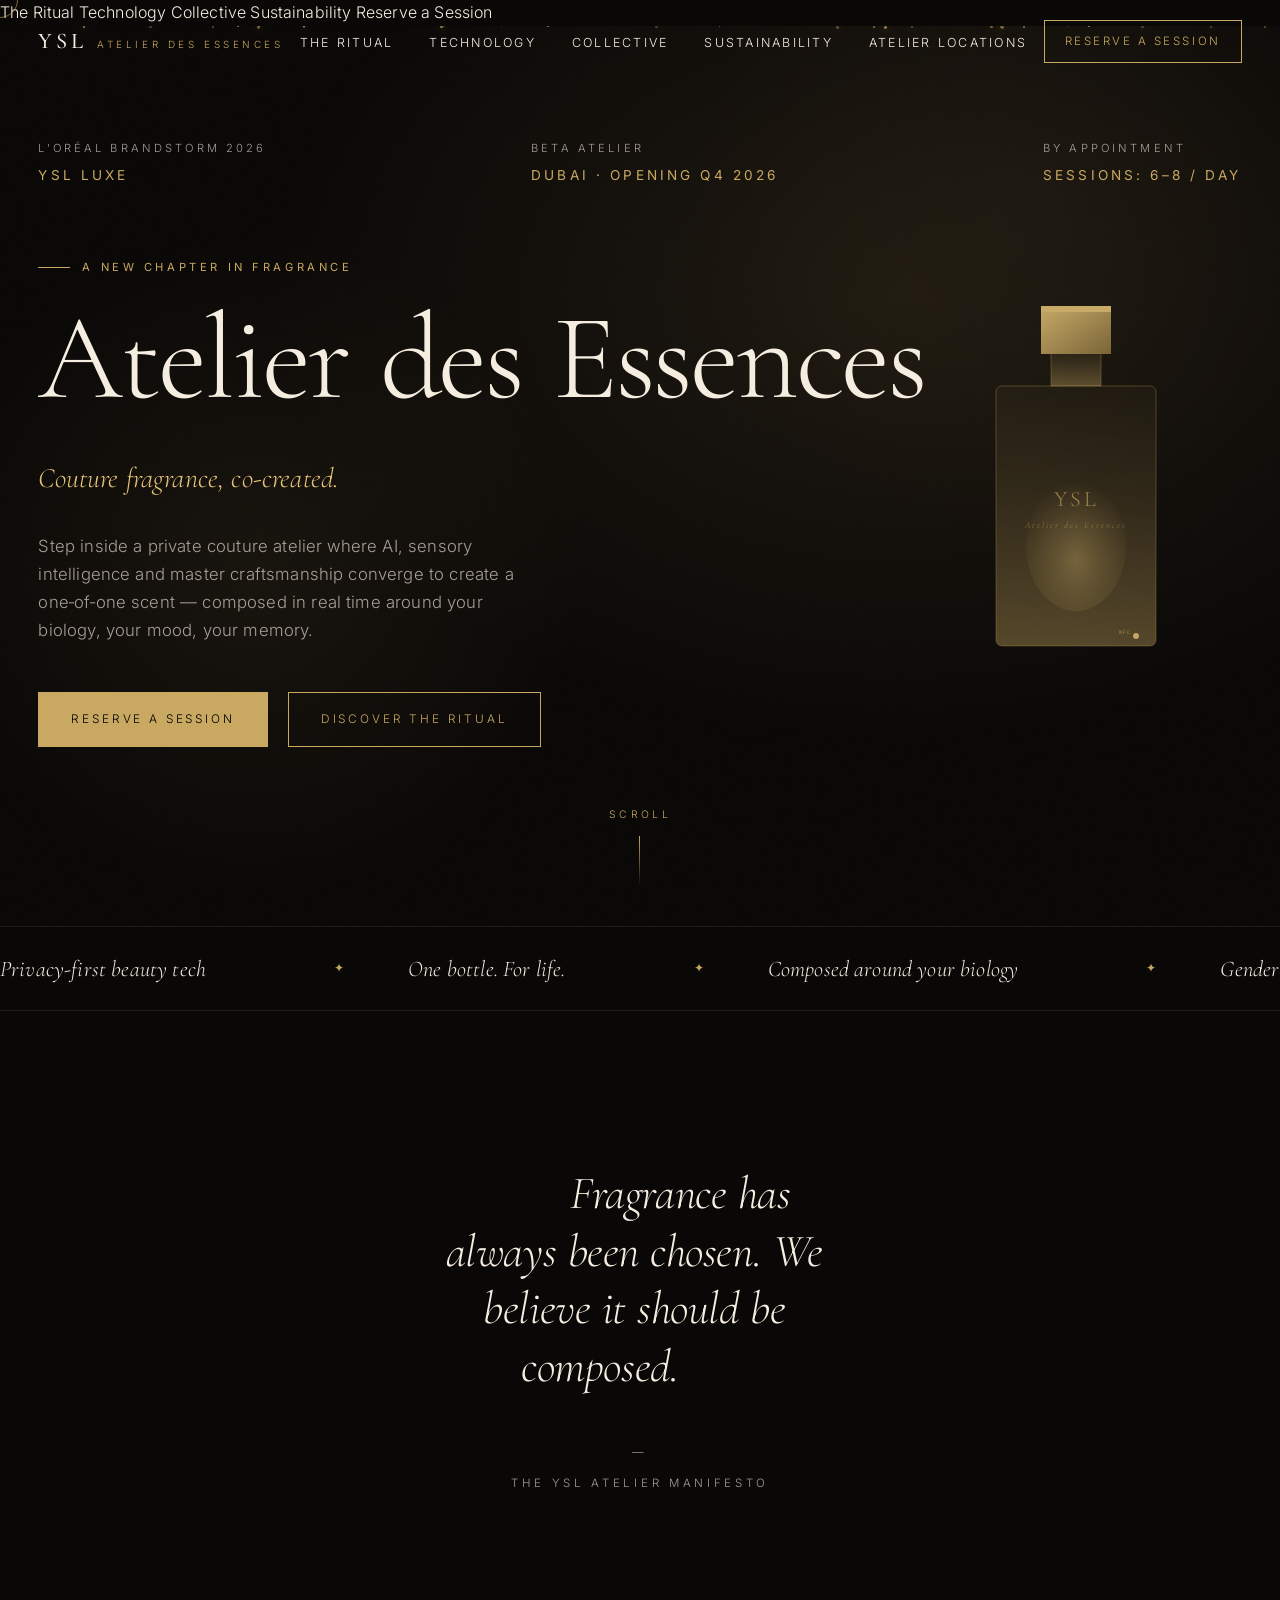
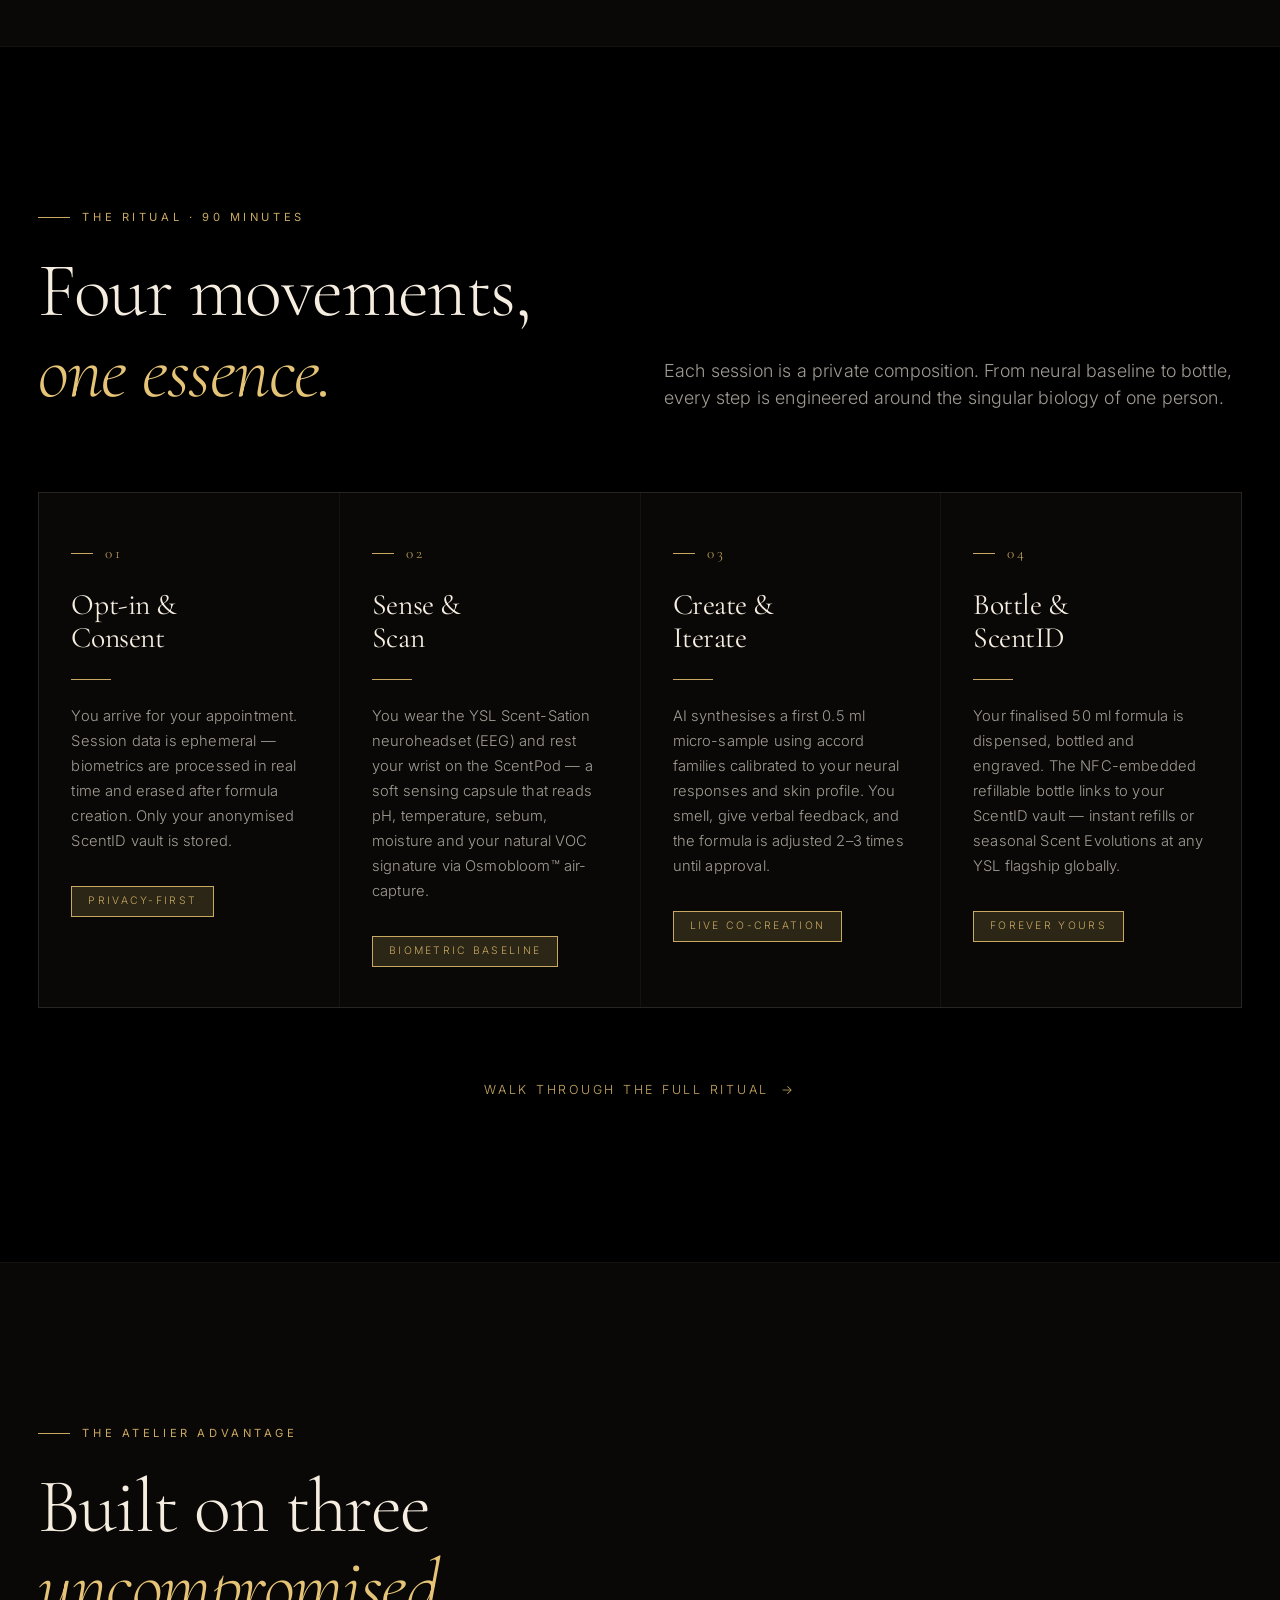
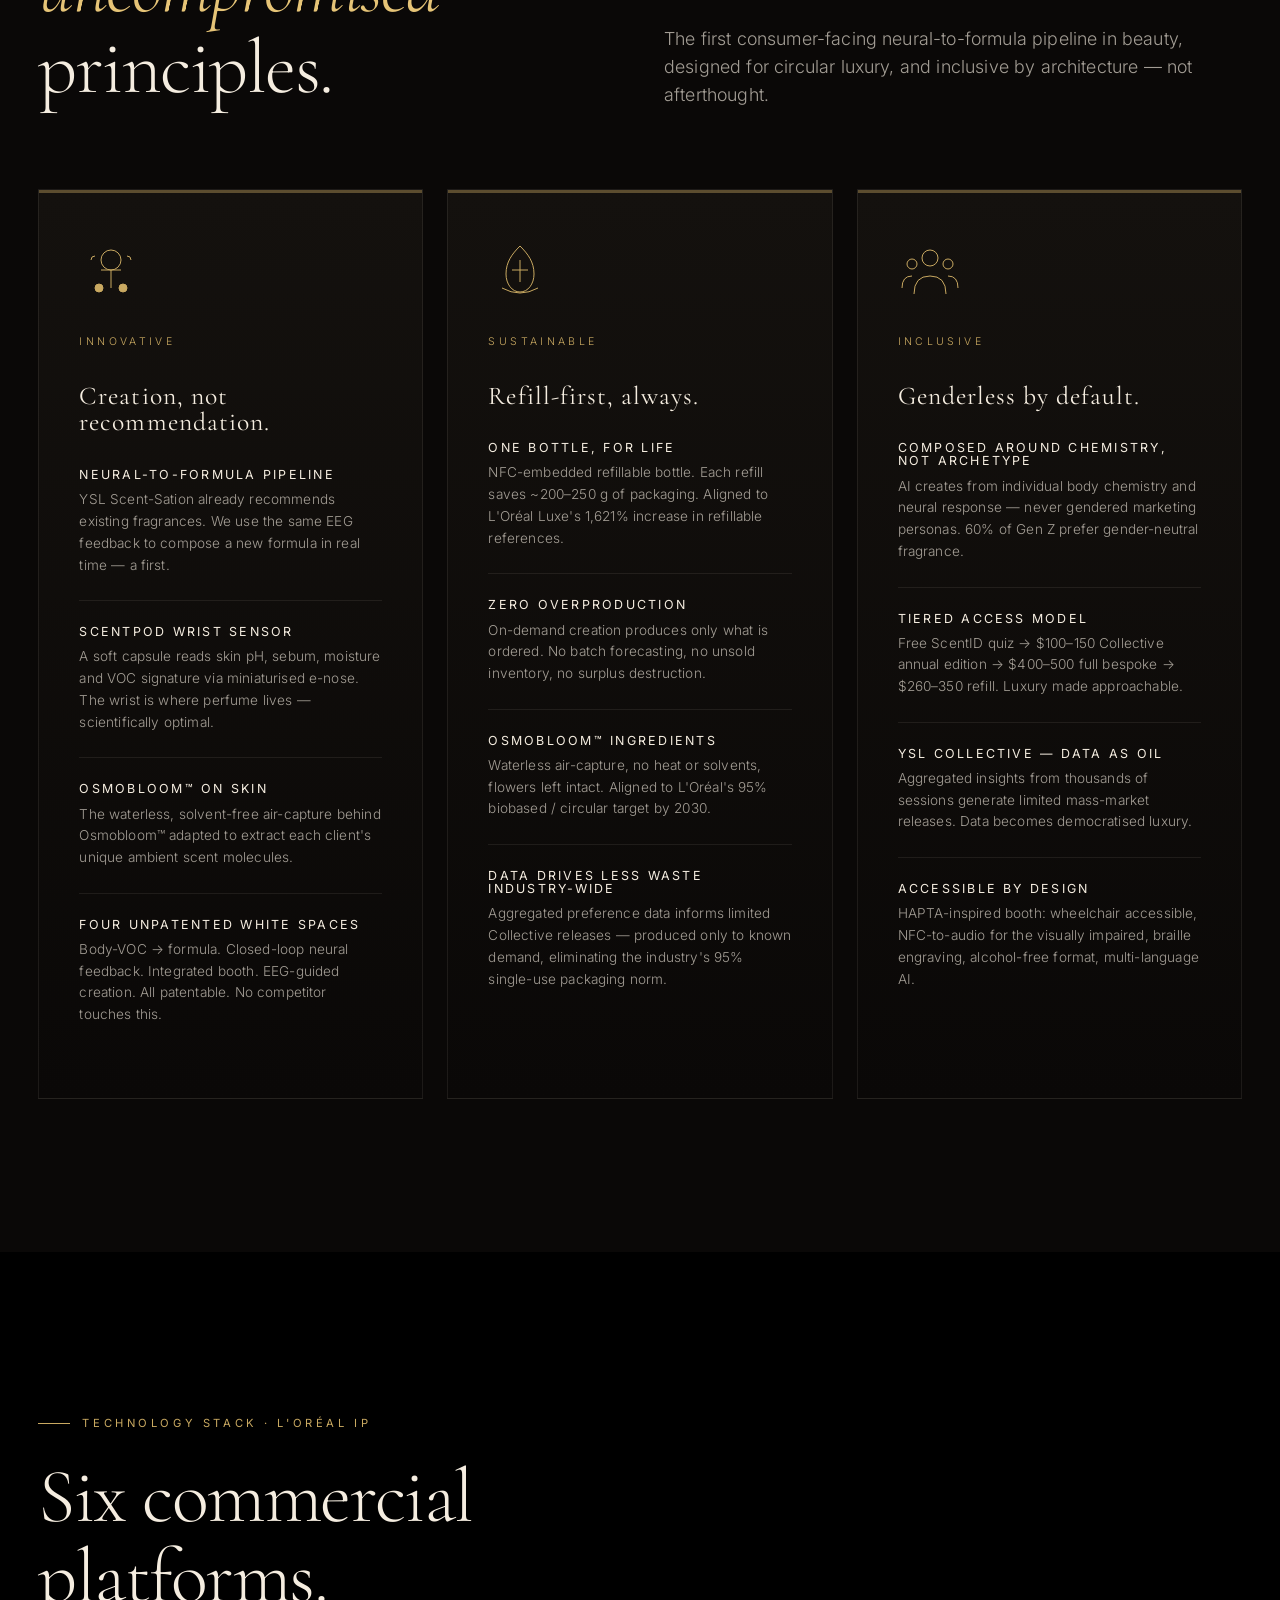
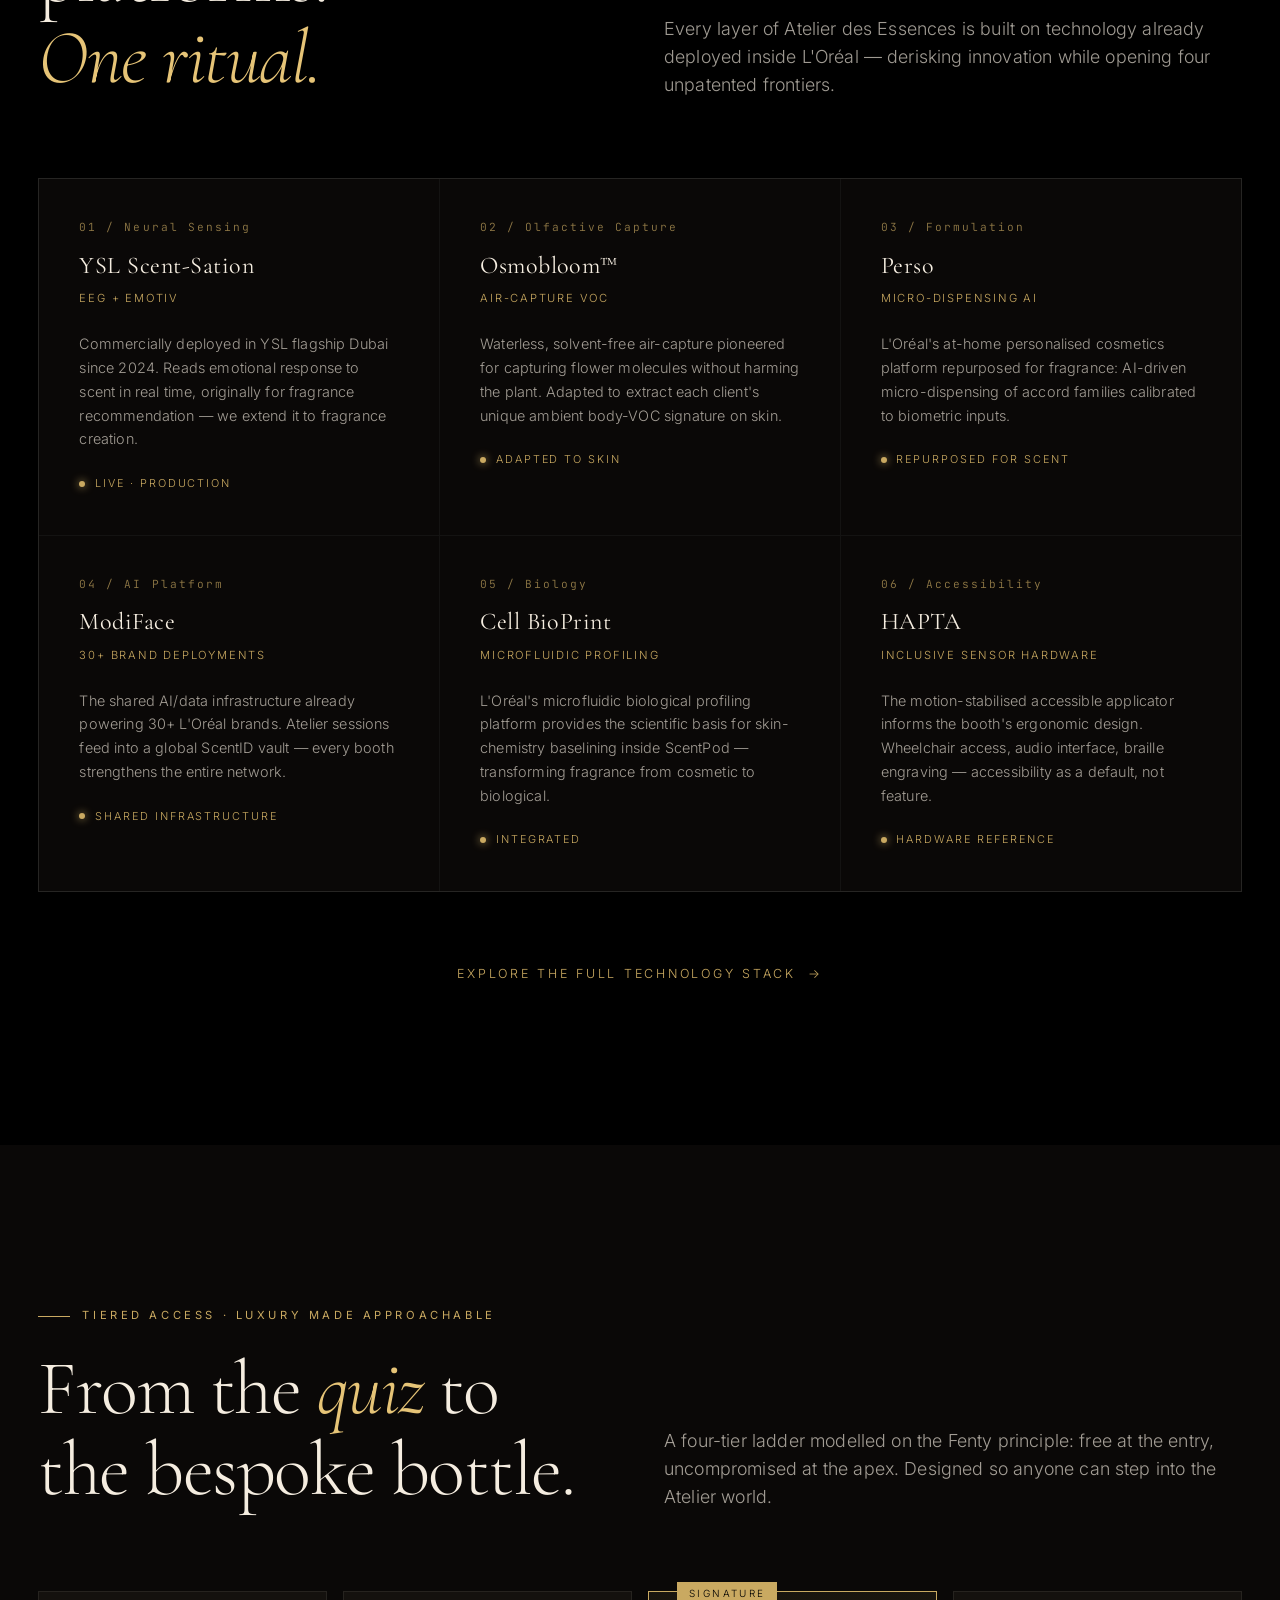
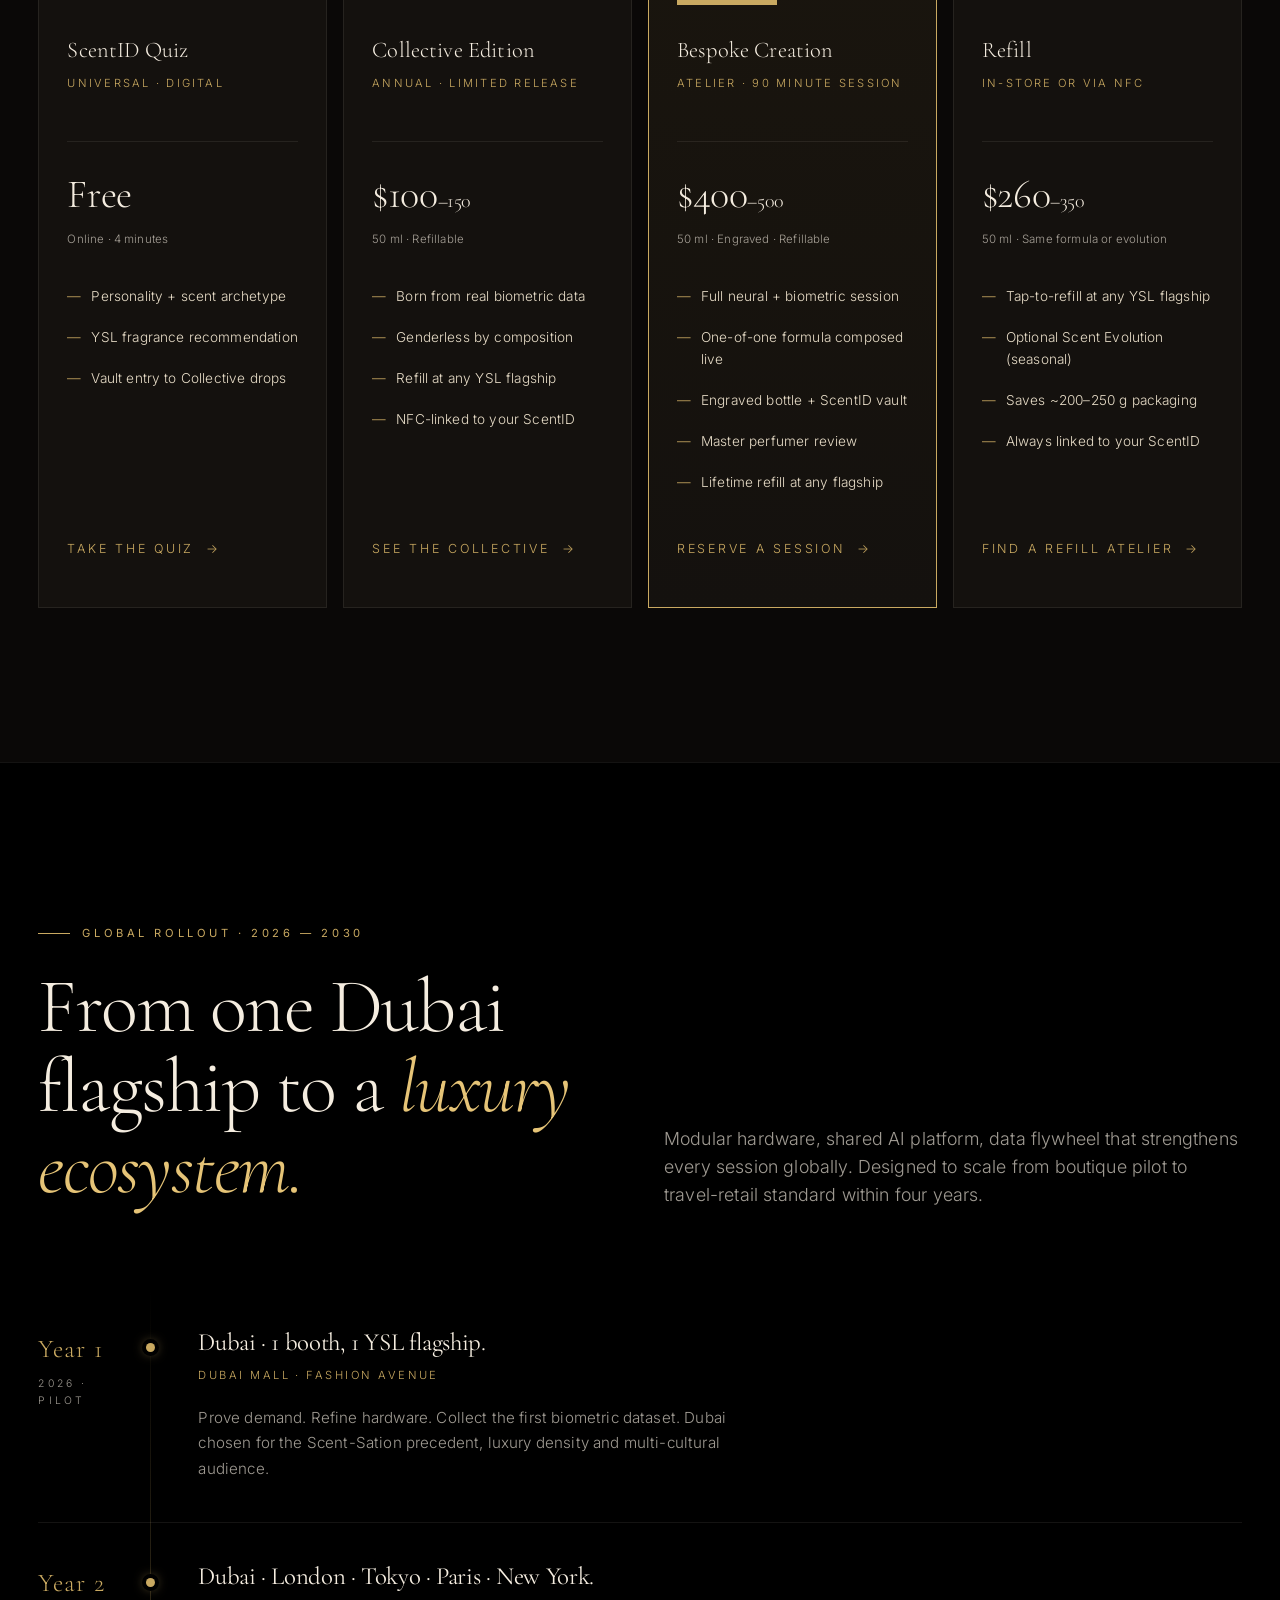
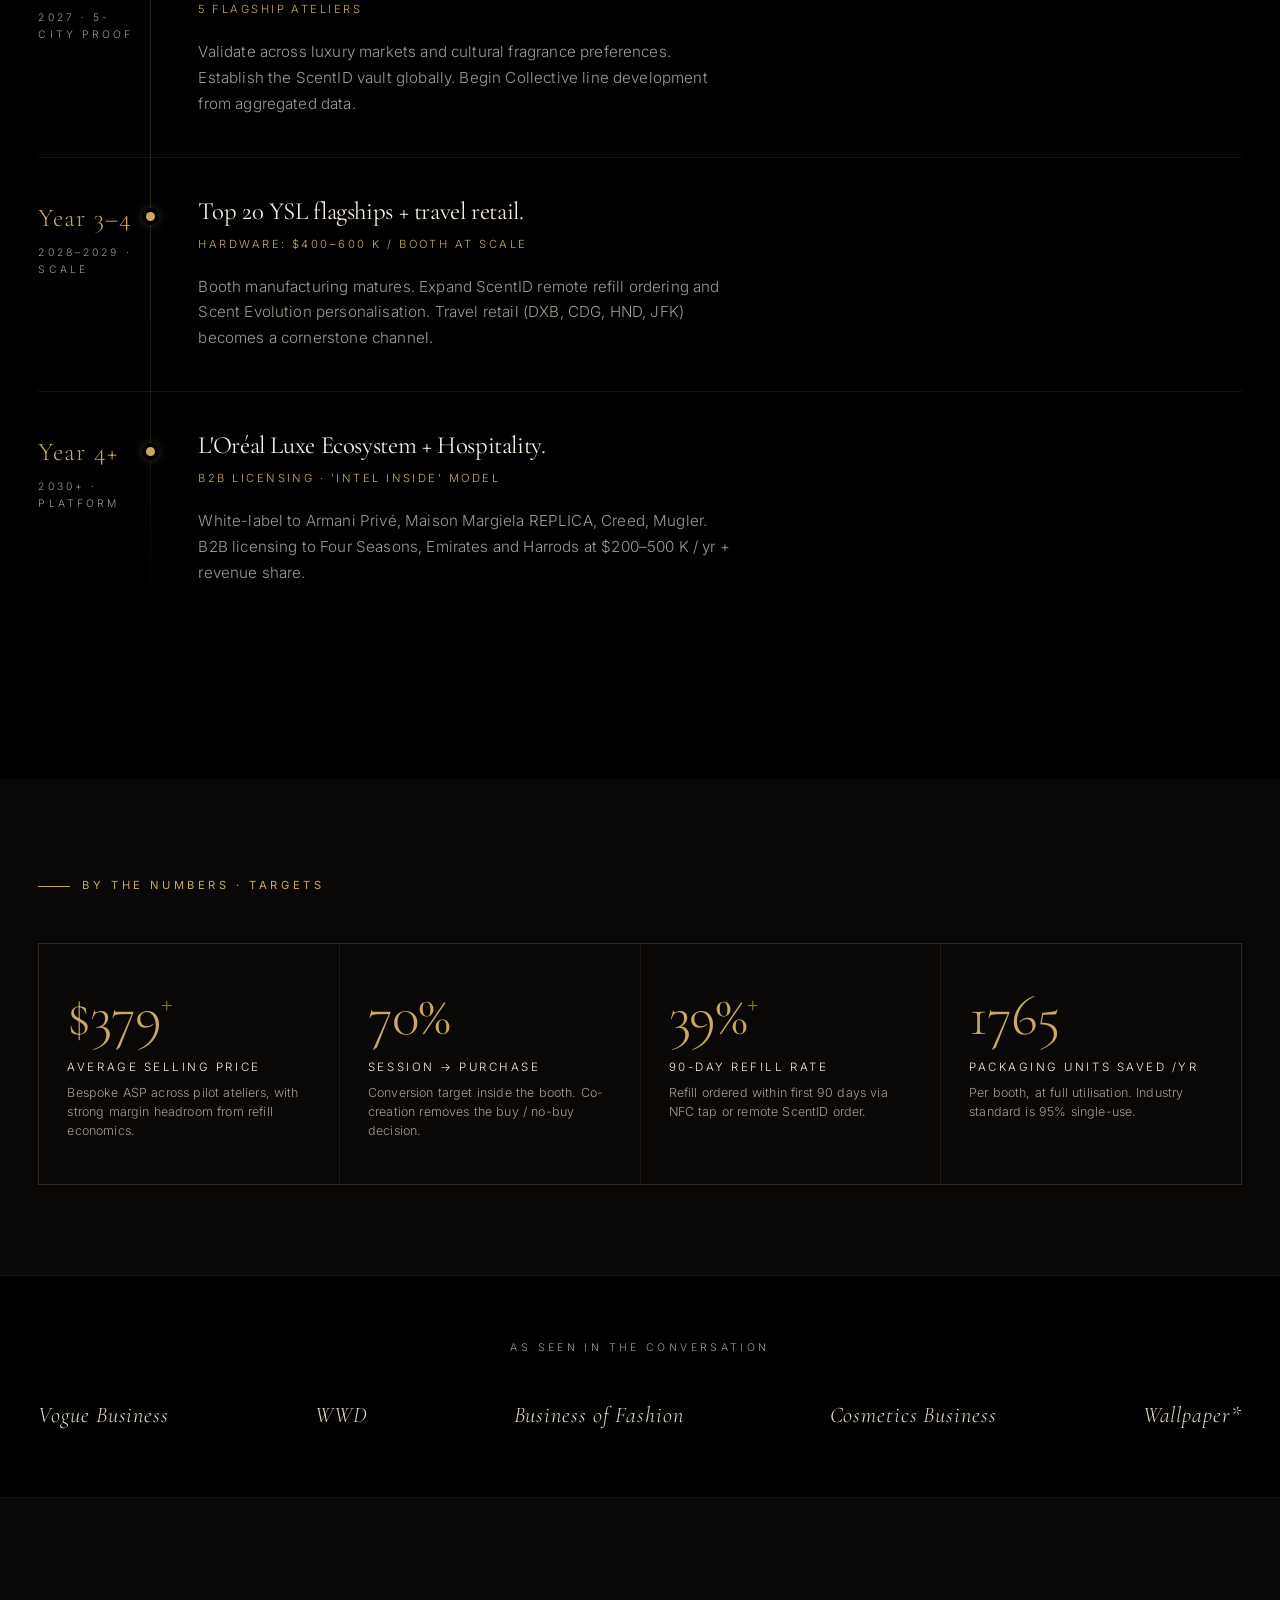
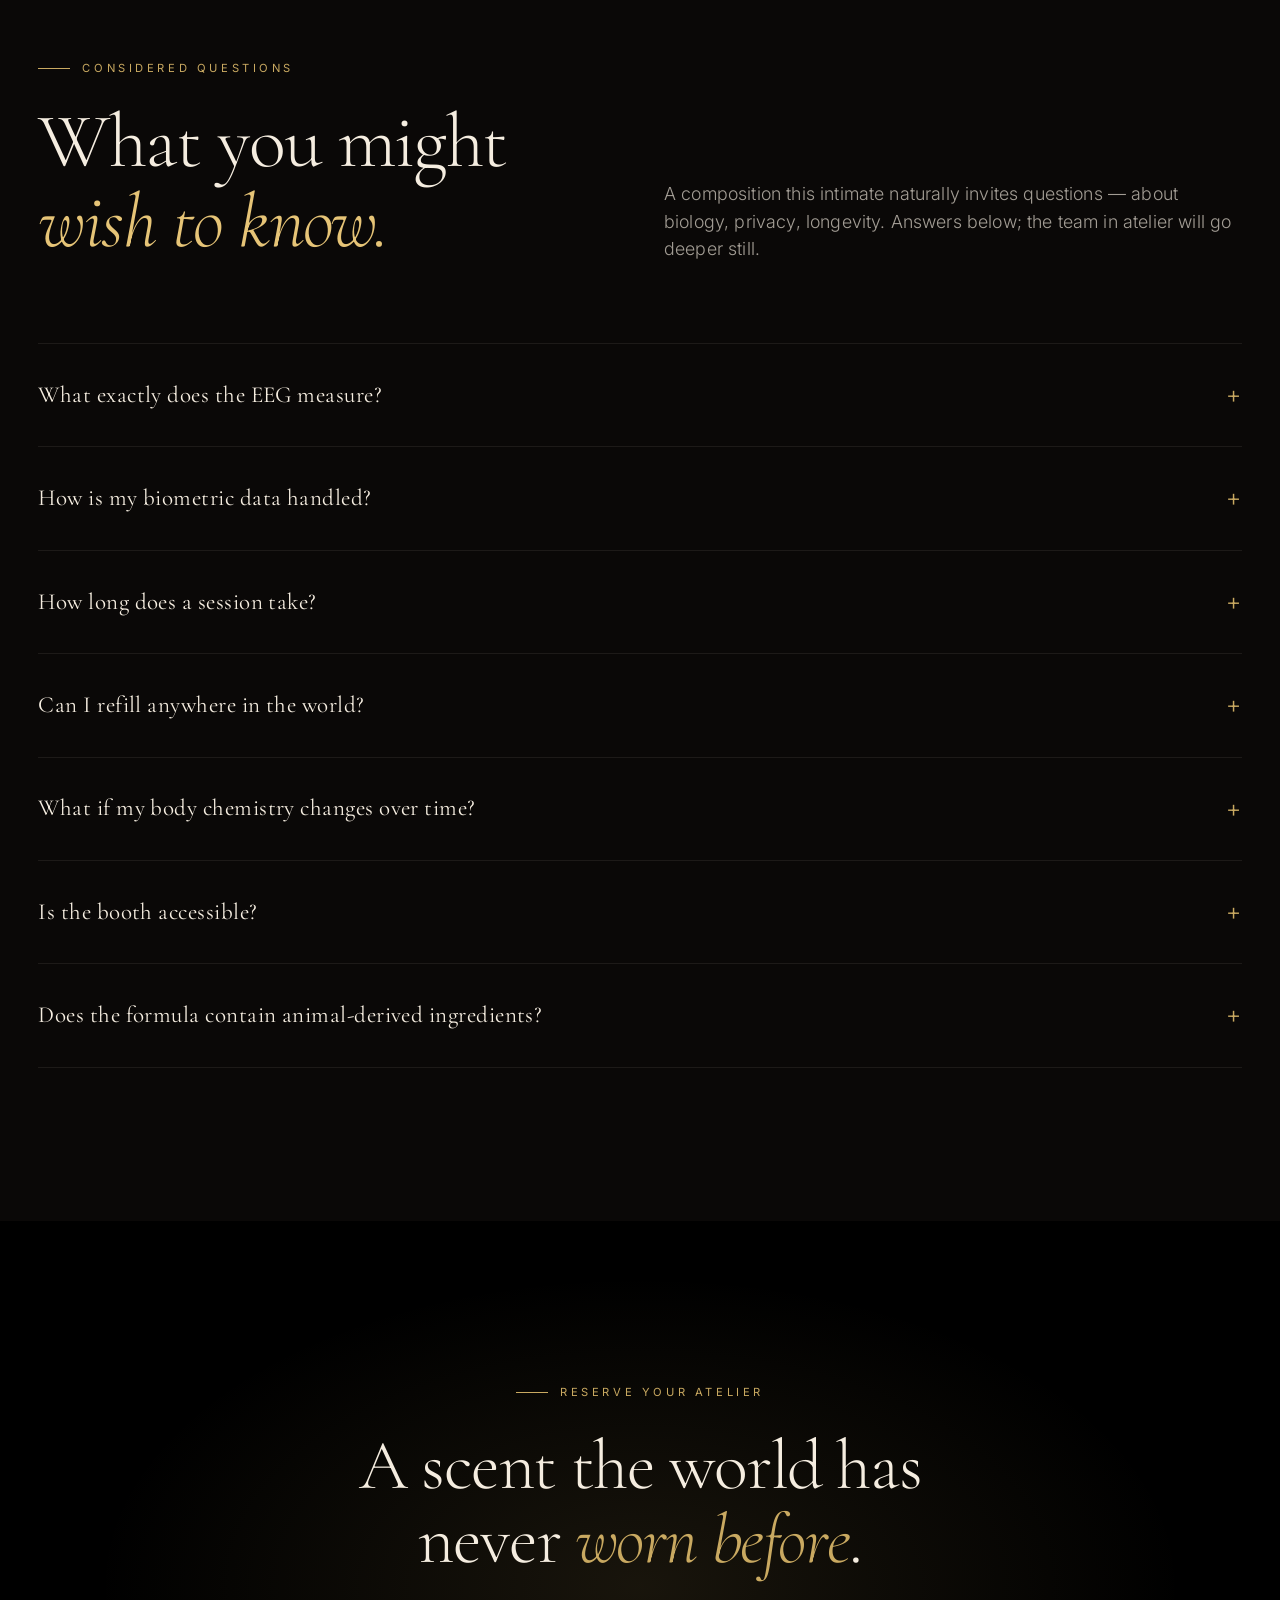
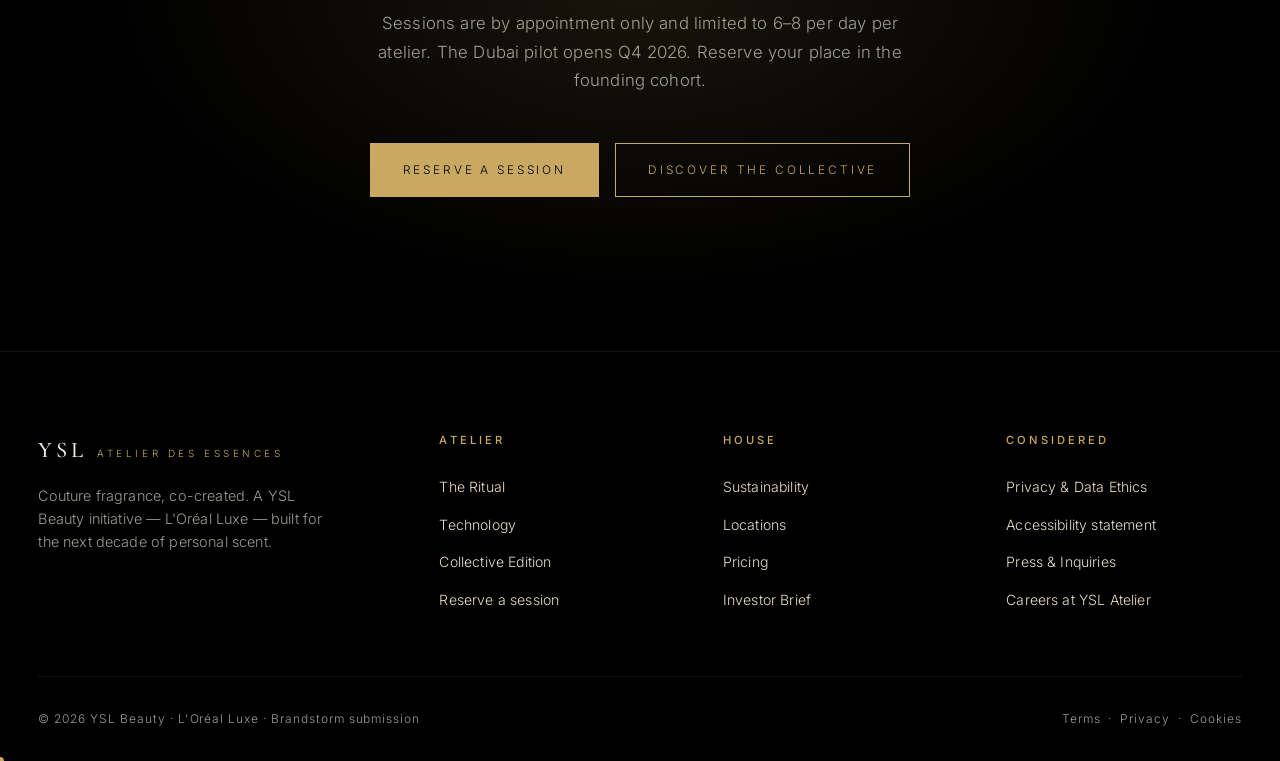
<file: index.html>
<!DOCTYPE html>
<html lang="en">
<head>
  <meta charset="UTF-8" />
  <meta name="viewport" content="width=device-width, initial-scale=1.0" />
  <title>Atelier des Essences — YSL Beauty | Couture Fragrance, Co-Created</title>
  <meta name="description" content="Atelier des Essences redefines luxury fragrance by transforming selection into co-creation. A private couture atelier where AI, sensory intelligence and craftsmanship converge to create a one-of-one scent." />
  <meta name="theme-color" content="#0a0807" />

  <link rel="preconnect" href="https://fonts.googleapis.com" />
  <link rel="preconnect" href="https://fonts.gstatic.com" crossorigin />
  <link href="https://fonts.googleapis.com/css2?family=Cormorant+Garamond:ital,wght@0,300;0,400;0,500;1,300;1,400&family=Inter:wght@300;400;500&family=Italiana&family=JetBrains+Mono:wght@400&display=swap" rel="stylesheet" />

  <link rel="stylesheet" href="css/styles.css" />
  <link rel="icon" href="data:image/svg+xml,%3Csvg xmlns='http://www.w3.org/2000/svg' viewBox='0 0 32 32'%3E%3Crect width='32' height='32' fill='%230a0807'/%3E%3Ctext x='16' y='22' font-family='Georgia' font-size='18' fill='%23c9a961' text-anchor='middle'%3EA%3C/text%3E%3C/svg%3E" />
</head>
<body>

  <!-- Loader -->
  <div class="loader">
    <div class="loader-mark">Atelier des Essences</div>
    <div class="loader-bar"></div>
  </div>

  <!-- Navigation -->
  <nav class="nav">
    <div class="nav-inner">
      <a href="index.html" class="logo">
        <span class="logo-mark">YSL</span>
        <span class="logo-sub">Atelier des Essences</span>
      </a>
      <ul class="nav-links">
        <li><a href="#experience">The Ritual</a></li>
        <li><a href="pages/technology.html">Technology</a></li>
        <li><a href="pages/collective.html">Collective</a></li>
        <li><a href="pages/sustainability.html">Sustainability</a></li>
        <li><a href="#timeline">Atelier Locations</a></li>
      </ul>
      <a href="pages/book.html" class="nav-cta">Reserve a Session</a>
      <button class="nav-toggle" aria-label="Menu">
        <span></span><span></span><span></span>
      </button>
    </div>
  </nav>

  <div class="mobile-menu">
    <a href="#experience">The Ritual</a>
    <a href="pages/technology.html">Technology</a>
    <a href="pages/collective.html">Collective</a>
    <a href="pages/sustainability.html">Sustainability</a>
    <a href="pages/book.html">Reserve a Session</a>
  </div>

  <!-- Hero -->
  <section class="hero">
    <div class="hero-bg"></div>
    <div class="hero-grain"></div>
    <div class="particles"></div>

    <!-- Bottle SVG -->
    <svg class="hero-bottle" viewBox="0 0 280 420" fill="none" xmlns="http://www.w3.org/2000/svg" aria-hidden="true">
      <defs>
        <linearGradient id="bottleGrad" x1="0" y1="0" x2="0" y2="1">
          <stop offset="0%" stop-color="#c9a961" stop-opacity="0.05" />
          <stop offset="40%" stop-color="#c9a961" stop-opacity="0.18" />
          <stop offset="100%" stop-color="#c9a961" stop-opacity="0.45" />
        </linearGradient>
        <linearGradient id="capGrad" x1="0" y1="0" x2="1" y2="1">
          <stop offset="0%" stop-color="#e6c477" />
          <stop offset="100%" stop-color="#8b7340" />
        </linearGradient>
        <radialGradient id="liquid" cx="0.5" cy="0.6" r="0.6">
          <stop offset="0%" stop-color="#e6c477" stop-opacity="0.5" />
          <stop offset="100%" stop-color="#c9a961" stop-opacity="0.0" />
        </radialGradient>
      </defs>
      <!-- Bottle body -->
      <rect x="60" y="120" width="160" height="260" rx="6" fill="url(#bottleGrad)" stroke="#c9a961" stroke-width="0.6" stroke-opacity="0.6" />
      <!-- Neck -->
      <rect x="115" y="80" width="50" height="40" fill="url(#bottleGrad)" stroke="#c9a961" stroke-width="0.6" stroke-opacity="0.6" />
      <!-- Cap -->
      <rect x="105" y="40" width="70" height="48" fill="url(#capGrad)" />
      <rect x="105" y="40" width="70" height="6" fill="#e6c477" />
      <!-- Liquid swirl -->
      <ellipse cx="140" cy="280" rx="50" ry="60" fill="url(#liquid)" opacity="0.8">
        <animate attributeName="ry" values="60;70;60" dur="4s" repeatCount="indefinite" />
      </ellipse>
      <!-- YSL monogram -->
      <text x="140" y="240" font-family="Cormorant Garamond" font-size="22" fill="#c9a961" text-anchor="middle" letter-spacing="3" opacity="0.85">YSL</text>
      <text x="140" y="262" font-family="Cormorant Garamond" font-size="9" font-style="italic" fill="#c9a961" text-anchor="middle" letter-spacing="2" opacity="0.7">Atelier des Essences</text>
      <!-- NFC dot -->
      <circle cx="200" cy="370" r="3" fill="#e6c477">
        <animate attributeName="opacity" values="0.4;1;0.4" dur="2s" repeatCount="indefinite" />
      </circle>
      <text x="195" y="368" font-family="JetBrains Mono" font-size="5" fill="#c9a961" text-anchor="end" letter-spacing="1">NFC</text>
    </svg>

    <div class="container hero-inner">
      <div class="hero-meta reveal">
        <div class="hero-meta-item">
          L'Oréal Brandstorm 2026
          <strong>YSL Luxe</strong>
        </div>
        <div class="hero-meta-item">
          Beta Atelier
          <strong>Dubai · Opening Q4 2026</strong>
        </div>
        <div class="hero-meta-item">
          By Appointment
          <strong>Sessions: 6–8 / day</strong>
        </div>
      </div>

      <div class="eyebrow reveal">A new chapter in fragrance</div>

      <h1 class="display-xl hero-title reveal" style="margin-top: 1.5rem;">
        <span data-split>Atelier des Essences</span>
      </h1>

      <p class="hero-tagline reveal reveal-delay-2">Couture fragrance, co&#8209;created.</p>

      <p class="hero-desc reveal reveal-delay-3">
        Step inside a private couture atelier where AI, sensory intelligence and
        master craftsmanship converge to create a one&#8209;of&#8209;one scent — composed
        in real time around your biology, your mood, your memory.
      </p>

      <div class="hero-actions reveal reveal-delay-4">
        <a href="pages/book.html" class="btn btn-primary">Reserve a Session</a>
        <a href="#experience" class="btn">Discover the Ritual</a>
      </div>
    </div>

    <div class="hero-scroll">
      <span>Scroll</span>
      <div class="hero-scroll-line"></div>
    </div>
  </section>

  <!-- Marquee -->
  <div class="marquee">
    <div class="marquee-track">
      <div class="marquee-item">Privacy-first beauty tech</div>
      <div class="marquee-item">One bottle. For life.</div>
      <div class="marquee-item">Composed around your biology</div>
      <div class="marquee-item">Genderless by default</div>
      <div class="marquee-item">Refillable luxury ecosystem</div>
      <div class="marquee-item">Privacy-first beauty tech</div>
      <div class="marquee-item">One bottle. For life.</div>
      <div class="marquee-item">Composed around your biology</div>
      <div class="marquee-item">Genderless by default</div>
      <div class="marquee-item">Refillable luxury ecosystem</div>
    </div>
  </div>

  <!-- Manifesto -->
  <section class="section manifesto">
    <div class="container">
      <p class="manifesto-quote reveal" data-split>
        Fragrance has always been chosen. We believe it should be <em>composed</em>.
      </p>
      <div class="manifesto-attr reveal reveal-delay-3">
        <span>—</span>
        <span>The YSL Atelier Manifesto</span>
      </div>
    </div>
  </section>

  <!-- Experience / The Ritual -->
  <section class="section experience" id="experience">
    <div class="container">
      <div class="section-head">
        <div>
          <div class="eyebrow reveal">The Ritual · 90 minutes</div>
          <h2 class="display-lg reveal reveal-delay-1" style="margin-top: 1.5rem;">
            Four movements,<br /><em>one essence.</em>
          </h2>
        </div>
        <p class="lede reveal reveal-delay-2">
          Each session is a private composition. From neural baseline to bottle,
          every step is engineered around the singular biology of one person.
        </p>
      </div>

      <div class="steps">
        <article class="step reveal">
          <div class="step-num">01</div>
          <h3 class="step-title">Opt-in &amp;<br />Consent</h3>
          <div class="step-rule"></div>
          <p class="step-desc">
            You arrive for your appointment. Session data is ephemeral — biometrics
            are processed in real time and erased after formula creation. Only your
            anonymised ScentID vault is stored.
          </p>
          <span class="step-tag">Privacy-first</span>
        </article>

        <article class="step reveal reveal-delay-1">
          <div class="step-num">02</div>
          <h3 class="step-title">Sense &amp;<br />Scan</h3>
          <div class="step-rule"></div>
          <p class="step-desc">
            You wear the YSL Scent-Sation neuroheadset (EEG) and rest your wrist on
            the ScentPod — a soft sensing capsule that reads pH, temperature, sebum,
            moisture and your natural VOC signature via Osmobloom™ air-capture.
          </p>
          <span class="step-tag">Biometric baseline</span>
        </article>

        <article class="step reveal reveal-delay-2">
          <div class="step-num">03</div>
          <h3 class="step-title">Create &amp;<br />Iterate</h3>
          <div class="step-rule"></div>
          <p class="step-desc">
            AI synthesises a first 0.5 ml micro-sample using accord families
            calibrated to your neural responses and skin profile. You smell, give
            verbal feedback, and the formula is adjusted 2–3 times until approval.
          </p>
          <span class="step-tag">Live co-creation</span>
        </article>

        <article class="step reveal reveal-delay-3">
          <div class="step-num">04</div>
          <h3 class="step-title">Bottle &amp;<br />ScentID</h3>
          <div class="step-rule"></div>
          <p class="step-desc">
            Your finalised 50 ml formula is dispensed, bottled and engraved. The
            NFC-embedded refillable bottle links to your ScentID vault — instant
            refills or seasonal Scent Evolutions at any YSL flagship globally.
          </p>
          <span class="step-tag">Forever yours</span>
        </article>
      </div>

      <div style="text-align: center; margin-top: 4rem;" class="reveal">
        <a href="pages/experience.html" class="btn-arrow">Walk through the full ritual</a>
      </div>
    </div>
  </section>

  <!-- Pillars / Atelier Advantage -->
  <section class="section pillars" id="advantage">
    <div class="container">
      <div class="section-head">
        <div>
          <div class="eyebrow reveal">The Atelier Advantage</div>
          <h2 class="display-lg reveal reveal-delay-1" style="margin-top: 1.5rem;">
            Built on three<br /><em>uncompromised</em> principles.
          </h2>
        </div>
        <p class="lede reveal reveal-delay-2">
          The first consumer-facing neural-to-formula pipeline in beauty,
          designed for circular luxury, and inclusive by architecture — not
          afterthought.
        </p>
      </div>

      <div class="pillar-grid">

        <article class="pillar reveal">
          <div class="pillar-icon">
            <svg viewBox="0 0 64 64">
              <circle cx="32" cy="22" r="10" />
              <path d="M22 32 L42 32 M32 32 L32 50" />
              <circle cx="20" cy="50" r="4" fill="currentColor" />
              <circle cx="44" cy="50" r="4" fill="currentColor" />
              <path d="M16 18 Q12 18 12 22 M48 18 Q52 18 52 22" />
            </svg>
          </div>
          <div class="pillar-eyebrow">Innovative</div>
          <h3 class="pillar-title">Creation, not recommendation.</h3>

          <ul class="pillar-features">
            <li>
              <h4>Neural-to-formula pipeline</h4>
              <p>YSL Scent-Sation already recommends existing fragrances. We use the same EEG feedback to compose a new formula in real time — a first.</p>
            </li>
            <li>
              <h4>ScentPod wrist sensor</h4>
              <p>A soft capsule reads skin pH, sebum, moisture and VOC signature via miniaturised e-nose. The wrist is where perfume lives — scientifically optimal.</p>
            </li>
            <li>
              <h4>Osmobloom™ on skin</h4>
              <p>The waterless, solvent-free air-capture behind Osmobloom™ adapted to extract each client's unique ambient scent molecules.</p>
            </li>
            <li>
              <h4>Four unpatented white spaces</h4>
              <p>Body-VOC → formula. Closed-loop neural feedback. Integrated booth. EEG-guided creation. All patentable. No competitor touches this.</p>
            </li>
          </ul>
        </article>

        <article class="pillar reveal reveal-delay-1">
          <div class="pillar-icon">
            <svg viewBox="0 0 64 64">
              <path d="M32 8 C24 16 18 24 18 36 C18 46 24 54 32 54 C40 54 46 46 46 36 C46 24 40 16 32 8 Z" />
              <path d="M32 22 L32 44 M24 32 L40 32" />
              <path d="M14 50 Q32 60 50 50" />
            </svg>
          </div>
          <div class="pillar-eyebrow">Sustainable</div>
          <h3 class="pillar-title">Refill-first, always.</h3>

          <ul class="pillar-features">
            <li>
              <h4>One bottle, for life</h4>
              <p>NFC-embedded refillable bottle. Each refill saves ~200–250 g of packaging. Aligned to L'Oréal Luxe's 1,621% increase in refillable references.</p>
            </li>
            <li>
              <h4>Zero overproduction</h4>
              <p>On-demand creation produces only what is ordered. No batch forecasting, no unsold inventory, no surplus destruction.</p>
            </li>
            <li>
              <h4>Osmobloom™ ingredients</h4>
              <p>Waterless air-capture, no heat or solvents, flowers left intact. Aligned to L'Oréal's 95% biobased / circular target by 2030.</p>
            </li>
            <li>
              <h4>Data drives less waste industry-wide</h4>
              <p>Aggregated preference data informs limited Collective releases — produced only to known demand, eliminating the industry's 95% single-use packaging norm.</p>
            </li>
          </ul>
        </article>

        <article class="pillar reveal reveal-delay-2">
          <div class="pillar-icon">
            <svg viewBox="0 0 64 64">
              <circle cx="32" cy="20" r="8" />
              <path d="M16 56 Q16 38 32 38 Q48 38 48 56" />
              <circle cx="14" cy="26" r="5" />
              <circle cx="50" cy="26" r="5" />
              <path d="M4 50 Q4 38 14 38 M60 50 Q60 38 50 38" />
            </svg>
          </div>
          <div class="pillar-eyebrow">Inclusive</div>
          <h3 class="pillar-title">Genderless by default.</h3>

          <ul class="pillar-features">
            <li>
              <h4>Composed around chemistry, not archetype</h4>
              <p>AI creates from individual body chemistry and neural response — never gendered marketing personas. 60% of Gen Z prefer gender-neutral fragrance.</p>
            </li>
            <li>
              <h4>Tiered access model</h4>
              <p>Free ScentID quiz → $100–150 Collective annual edition → $400–500 full bespoke → $260–350 refill. Luxury made approachable.</p>
            </li>
            <li>
              <h4>YSL Collective — data as oil</h4>
              <p>Aggregated insights from thousands of sessions generate limited mass-market releases. Data becomes democratised luxury.</p>
            </li>
            <li>
              <h4>Accessible by design</h4>
              <p>HAPTA-inspired booth: wheelchair accessible, NFC-to-audio for the visually impaired, braille engraving, alcohol-free format, multi-language AI.</p>
            </li>
          </ul>
        </article>

      </div>
    </div>
  </section>

  <!-- Tech Stack -->
  <section class="section tech" id="technology">
    <div class="container">
      <div class="section-head">
        <div>
          <div class="eyebrow reveal">Technology Stack · L'Oréal IP</div>
          <h2 class="display-lg reveal reveal-delay-1" style="margin-top: 1.5rem;">
            Six commercial<br />platforms.<br /><em>One ritual.</em>
          </h2>
        </div>
        <p class="lede reveal reveal-delay-2">
          Every layer of Atelier des Essences is built on technology already
          deployed inside L'Oréal — derisking innovation while opening four
          unpatented frontiers.
        </p>
      </div>

      <div class="tech-grid">
        <article class="tech-card reveal">
          <div class="tech-card-num">01 / Neural Sensing</div>
          <h3 class="tech-card-title">YSL Scent-Sation</h3>
          <div class="tech-card-meta">EEG + EMOTIV</div>
          <p class="tech-card-desc">
            Commercially deployed in YSL flagship Dubai since 2024. Reads emotional
            response to scent in real time, originally for fragrance recommendation —
            we extend it to fragrance creation.
          </p>
          <span class="tech-card-status">Live · Production</span>
        </article>

        <article class="tech-card reveal reveal-delay-1">
          <div class="tech-card-num">02 / Olfactive Capture</div>
          <h3 class="tech-card-title">Osmobloom™</h3>
          <div class="tech-card-meta">Air-capture VOC</div>
          <p class="tech-card-desc">
            Waterless, solvent-free air-capture pioneered for capturing flower
            molecules without harming the plant. Adapted to extract each client's
            unique ambient body-VOC signature on skin.
          </p>
          <span class="tech-card-status">Adapted to skin</span>
        </article>

        <article class="tech-card reveal reveal-delay-2">
          <div class="tech-card-num">03 / Formulation</div>
          <h3 class="tech-card-title">Perso</h3>
          <div class="tech-card-meta">Micro-dispensing AI</div>
          <p class="tech-card-desc">
            L'Oréal's at-home personalised cosmetics platform repurposed for
            fragrance: AI-driven micro-dispensing of accord families calibrated to
            biometric inputs.
          </p>
          <span class="tech-card-status">Repurposed for scent</span>
        </article>

        <article class="tech-card reveal">
          <div class="tech-card-num">04 / AI Platform</div>
          <h3 class="tech-card-title">ModiFace</h3>
          <div class="tech-card-meta">30+ brand deployments</div>
          <p class="tech-card-desc">
            The shared AI/data infrastructure already powering 30+ L'Oréal brands.
            Atelier sessions feed into a global ScentID vault — every booth strengthens
            the entire network.
          </p>
          <span class="tech-card-status">Shared infrastructure</span>
        </article>

        <article class="tech-card reveal reveal-delay-1">
          <div class="tech-card-num">05 / Biology</div>
          <h3 class="tech-card-title">Cell BioPrint</h3>
          <div class="tech-card-meta">Microfluidic profiling</div>
          <p class="tech-card-desc">
            L'Oréal's microfluidic biological profiling platform provides the
            scientific basis for skin-chemistry baselining inside ScentPod —
            transforming fragrance from cosmetic to biological.
          </p>
          <span class="tech-card-status">Integrated</span>
        </article>

        <article class="tech-card reveal reveal-delay-2">
          <div class="tech-card-num">06 / Accessibility</div>
          <h3 class="tech-card-title">HAPTA</h3>
          <div class="tech-card-meta">Inclusive sensor hardware</div>
          <p class="tech-card-desc">
            The motion-stabilised accessible applicator informs the booth's
            ergonomic design. Wheelchair access, audio interface, braille engraving
            — accessibility as a default, not feature.
          </p>
          <span class="tech-card-status">Hardware reference</span>
        </article>
      </div>

      <div style="text-align: center; margin-top: 4rem;" class="reveal">
        <a href="pages/technology.html" class="btn-arrow">Explore the full technology stack</a>
      </div>
    </div>
  </section>

  <!-- Pricing / Tiers -->
  <section class="section pricing" id="pricing">
    <div class="container">
      <div class="section-head">
        <div>
          <div class="eyebrow reveal">Tiered Access · Luxury made approachable</div>
          <h2 class="display-lg reveal reveal-delay-1" style="margin-top: 1.5rem;">
            From the <em>quiz</em> to<br />the bespoke bottle.
          </h2>
        </div>
        <p class="lede reveal reveal-delay-2">
          A four-tier ladder modelled on the Fenty principle: free at the entry,
          uncompromised at the apex. Designed so anyone can step into the
          Atelier world.
        </p>
      </div>

      <div class="tier-grid">

        <article class="tier reveal">
          <div class="tier-name">ScentID Quiz</div>
          <div class="tier-meta">Universal · Digital</div>
          <hr />
          <div class="tier-price">Free</div>
          <div class="tier-price-meta">Online · 4 minutes</div>
          <ul class="tier-features">
            <li>Personality + scent archetype</li>
            <li>YSL fragrance recommendation</li>
            <li>Vault entry to Collective drops</li>
          </ul>
          <a href="pages/book.html#quiz" class="btn-arrow">Take the quiz</a>
        </article>

        <article class="tier reveal reveal-delay-1">
          <div class="tier-name">Collective Edition</div>
          <div class="tier-meta">Annual · Limited release</div>
          <hr />
          <div class="tier-price">$100<span style="font-size:0.5em;">–150</span></div>
          <div class="tier-price-meta">50 ml · Refillable</div>
          <ul class="tier-features">
            <li>Born from real biometric data</li>
            <li>Genderless by composition</li>
            <li>Refill at any YSL flagship</li>
            <li>NFC-linked to your ScentID</li>
          </ul>
          <a href="pages/collective.html" class="btn-arrow">See the Collective</a>
        </article>

        <article class="tier featured reveal reveal-delay-2">
          <div class="tier-name">Bespoke Creation</div>
          <div class="tier-meta">Atelier · 90 minute session</div>
          <hr />
          <div class="tier-price">$400<span style="font-size:0.5em;">–500</span></div>
          <div class="tier-price-meta">50 ml · Engraved · Refillable</div>
          <ul class="tier-features">
            <li>Full neural + biometric session</li>
            <li>One-of-one formula composed live</li>
            <li>Engraved bottle + ScentID vault</li>
            <li>Master perfumer review</li>
            <li>Lifetime refill at any flagship</li>
          </ul>
          <a href="pages/book.html" class="btn-arrow">Reserve a session</a>
        </article>

        <article class="tier reveal reveal-delay-3">
          <div class="tier-name">Refill</div>
          <div class="tier-meta">In-store or via NFC</div>
          <hr />
          <div class="tier-price">$260<span style="font-size:0.5em;">–350</span></div>
          <div class="tier-price-meta">50 ml · Same formula or evolution</div>
          <ul class="tier-features">
            <li>Tap-to-refill at any YSL flagship</li>
            <li>Optional Scent Evolution (seasonal)</li>
            <li>Saves ~200–250 g packaging</li>
            <li>Always linked to your ScentID</li>
          </ul>
          <a href="pages/book.html#refill" class="btn-arrow">Find a refill atelier</a>
        </article>

      </div>
    </div>
  </section>

  <!-- Timeline / Rollout -->
  <section class="section timeline" id="timeline">
    <div class="container">
      <div class="section-head">
        <div>
          <div class="eyebrow reveal">Global Rollout · 2026 — 2030</div>
          <h2 class="display-lg reveal reveal-delay-1" style="margin-top: 1.5rem;">
            From one Dubai<br />flagship to a <em>luxury</em><br /><em>ecosystem.</em>
          </h2>
        </div>
        <p class="lede reveal reveal-delay-2">
          Modular hardware, shared AI platform, data flywheel that strengthens
          every session globally. Designed to scale from boutique pilot to
          travel-retail standard within four years.
        </p>
      </div>

      <div class="timeline-list">

        <div class="timeline-item reveal">
          <div class="timeline-year">Year 1<span>2026 · Pilot</span></div>
          <div class="timeline-content">
            <h3>Dubai · 1 booth, 1 YSL flagship.</h3>
            <div class="timeline-cities">Dubai Mall · Fashion Avenue</div>
            <p>Prove demand. Refine hardware. Collect the first biometric dataset. Dubai chosen for the Scent-Sation precedent, luxury density and multi-cultural audience.</p>
          </div>
        </div>

        <div class="timeline-item reveal">
          <div class="timeline-year">Year 2<span>2027 · 5-City Proof</span></div>
          <div class="timeline-content">
            <h3>Dubai · London · Tokyo · Paris · New York.</h3>
            <div class="timeline-cities">5 flagship ateliers</div>
            <p>Validate across luxury markets and cultural fragrance preferences. Establish the ScentID vault globally. Begin Collective line development from aggregated data.</p>
          </div>
        </div>

        <div class="timeline-item reveal">
          <div class="timeline-year">Year 3–4<span>2028–2029 · Scale</span></div>
          <div class="timeline-content">
            <h3>Top 20 YSL flagships + travel retail.</h3>
            <div class="timeline-cities">Hardware: $400–600 K / booth at scale</div>
            <p>Booth manufacturing matures. Expand ScentID remote refill ordering and Scent Evolution personalisation. Travel retail (DXB, CDG, HND, JFK) becomes a cornerstone channel.</p>
          </div>
        </div>

        <div class="timeline-item reveal">
          <div class="timeline-year">Year 4+<span>2030+ · Platform</span></div>
          <div class="timeline-content">
            <h3>L'Oréal Luxe Ecosystem + Hospitality.</h3>
            <div class="timeline-cities">B2B licensing · 'Intel Inside' model</div>
            <p>White-label to Armani Privé, Maison Margiela REPLICA, Creed, Mugler. B2B licensing to Four Seasons, Emirates and Harrods at $200–500 K / yr + revenue share.</p>
          </div>
        </div>

      </div>
    </div>
  </section>

  <!-- Metrics -->
  <section class="section-tight metrics">
    <div class="container">
      <div class="eyebrow reveal" style="margin-bottom: 3rem;">By the numbers · Targets</div>
      <div class="metrics-grid">
        <div class="metric reveal">
          <div class="metric-value">$<span data-count="430">0</span><sup>+</sup></div>
          <div class="metric-label">Average selling price</div>
          <div class="metric-desc">Bespoke ASP across pilot ateliers, with strong margin headroom from refill economics.</div>
        </div>
        <div class="metric reveal reveal-delay-1">
          <div class="metric-value"><span data-count="80">0</span>%</div>
          <div class="metric-label">Session → Purchase</div>
          <div class="metric-desc">Conversion target inside the booth. Co-creation removes the buy / no-buy decision.</div>
        </div>
        <div class="metric reveal reveal-delay-2">
          <div class="metric-value"><span data-count="45">0</span>%<sup>+</sup></div>
          <div class="metric-label">90-day refill rate</div>
          <div class="metric-desc">Refill ordered within first 90 days via NFC tap or remote ScentID order.</div>
        </div>
        <div class="metric reveal reveal-delay-3">
          <div class="metric-value"><span data-count="2000">0</span></div>
          <div class="metric-label">Packaging units saved /yr</div>
          <div class="metric-desc">Per booth, at full utilisation. Industry standard is 95% single-use.</div>
        </div>
      </div>
    </div>
  </section>

  <!-- Press -->
  <section class="press">
    <div class="container">
      <p class="press-eyebrow reveal">As seen in the conversation</p>
      <div class="press-logos">
        <span class="press-logo reveal">Vogue Business</span>
        <span class="press-logo reveal reveal-delay-1">WWD</span>
        <span class="press-logo reveal reveal-delay-2">Business of Fashion</span>
        <span class="press-logo reveal reveal-delay-3">Cosmetics Business</span>
        <span class="press-logo reveal reveal-delay-4">Wallpaper*</span>
      </div>
    </div>
  </section>

  <!-- FAQ -->
  <section class="section faq">
    <div class="container">
      <div class="section-head">
        <div>
          <div class="eyebrow reveal">Considered Questions</div>
          <h2 class="display-lg reveal reveal-delay-1" style="margin-top: 1.5rem;">
            What you might<br /><em>wish to know.</em>
          </h2>
        </div>
        <p class="lede reveal reveal-delay-2">
          A composition this intimate naturally invites questions — about
          biology, privacy, longevity. Answers below; the team in atelier will
          go deeper still.
        </p>
      </div>

      <div class="faq-list reveal">
        <div class="faq-item">
          <div class="faq-q">What exactly does the EEG measure?</div>
          <div class="faq-a">A 16-channel dry-electrode neuroheadset (built on EMOTIV / EEF) reads broad emotional valence and arousal — not thoughts. It is the same underlying technology already in commercial use at YSL flagship Dubai for fragrance recommendation. We extend it from suggesting existing scents to composing new ones.</div>
        </div>
        <div class="faq-item">
          <div class="faq-q">How is my biometric data handled?</div>
          <div class="faq-a">Session data is ephemeral — neural and skin biometrics are processed in real time and erased after formula creation. Only an anonymised ScentID vault is retained, encrypted and unlinked from personally identifying information. You can request deletion at any time, in any market, in compliance with GDPR, UAE PDPL and California CCPA.</div>
        </div>
        <div class="faq-item">
          <div class="faq-q">How long does a session take?</div>
          <div class="faq-a">A complete bespoke session is approximately 90 minutes — 10 minutes onboarding and consent, 25 minutes neural and biometric baseline, 40 minutes co-creation across 2–3 micro-sample iterations, and 15 minutes for engraving, ScentID vault setup and aftercare guidance.</div>
        </div>
        <div class="faq-item">
          <div class="faq-q">Can I refill anywhere in the world?</div>
          <div class="faq-a">Yes. Your NFC-embedded bottle and ScentID vault are recognised at every YSL flagship and Atelier-equipped travel-retail location. From Year 2 onward, remote refill ordering is also available — your formula is composed locally to the same neural and skin baseline that created the original.</div>
        </div>
        <div class="faq-item">
          <div class="faq-q">What if my body chemistry changes over time?</div>
          <div class="faq-a">It will — and that is the point. Each refill can be ordered as the original formula or as a Scent Evolution: a recomposition tuned to your current state at a fresh micro-baseline. We expect 20%+ of users to opt for evolutions, especially across seasons or major life moments.</div>
        </div>
        <div class="faq-item">
          <div class="faq-q">Is the booth accessible?</div>
          <div class="faq-a">Yes. The booth's ergonomic design draws on L'Oréal's HAPTA platform: wheelchair-accessible entry and console height, NFC-to-audio narration for visually impaired guests, braille engraving on the bottle, alcohol-free formula option, and multi-language AI conversation. Accessibility is structural, not optional.</div>
        </div>
        <div class="faq-item">
          <div class="faq-q">Does the formula contain animal-derived ingredients?</div>
          <div class="faq-a">No. The Atelier formula library is fully vegan, IFRA-compliant and uses Osmobloom™ air-captured naturals plus L'Oréal's library of biotech and circular synthetic accords. Ingredient transparency is available digitally via tap-to-read NFC.</div>
        </div>
      </div>
    </div>
  </section>

  <!-- CTA -->
  <section class="section cta">
    <div class="container cta-inner">
      <div class="eyebrow reveal" style="justify-content: center; display: inline-flex;">Reserve your atelier</div>
      <h2 class="cta-title reveal reveal-delay-1" style="margin-top: 1.75rem;">
        A scent the world has never <em>worn before</em>.
      </h2>
      <p class="cta-desc reveal reveal-delay-2">
        Sessions are by appointment only and limited to 6–8 per day per atelier.
        The Dubai pilot opens Q4 2026. Reserve your place in the founding cohort.
      </p>
      <div class="cta-actions reveal reveal-delay-3">
        <a href="pages/book.html" class="btn btn-primary">Reserve a Session</a>
        <a href="pages/collective.html" class="btn">Discover the Collective</a>
      </div>
    </div>
  </section>

  <!-- Footer -->
  <footer class="footer">
    <div class="container">
      <div class="footer-grid">
        <div class="footer-brand">
          <a href="index.html" class="logo">
            <span class="logo-mark">YSL</span>
            <span class="logo-sub">Atelier des Essences</span>
          </a>
          <p>Couture fragrance, co-created. A YSL Beauty initiative — L'Oréal Luxe — built for the next decade of personal scent.</p>
        </div>

        <div>
          <h5>Atelier</h5>
          <ul class="footer-links">
            <li><a href="#experience">The Ritual</a></li>
            <li><a href="pages/technology.html">Technology</a></li>
            <li><a href="pages/collective.html">Collective Edition</a></li>
            <li><a href="pages/book.html">Reserve a session</a></li>
          </ul>
        </div>

        <div>
          <h5>House</h5>
          <ul class="footer-links">
            <li><a href="pages/sustainability.html">Sustainability</a></li>
            <li><a href="#timeline">Locations</a></li>
            <li><a href="#pricing">Pricing</a></li>
            <li><a href="#technology">Investor Brief</a></li>
          </ul>
        </div>

        <div>
          <h5>Considered</h5>
          <ul class="footer-links">
            <li><a href="#">Privacy &amp; Data Ethics</a></li>
            <li><a href="#">Accessibility statement</a></li>
            <li><a href="#">Press &amp; Inquiries</a></li>
            <li><a href="#">Careers at YSL Atelier</a></li>
          </ul>
        </div>
      </div>

      <div class="footer-bottom">
        <div>© 2026 YSL Beauty · L'Oréal Luxe · Brandstorm submission</div>
        <div>
          <a href="#">Terms</a> &nbsp;·&nbsp; <a href="#">Privacy</a> &nbsp;·&nbsp; <a href="#">Cookies</a>
        </div>
      </div>
    </div>
  </footer>

  <script src="js/main.js"></script>
</body>
</html>
</file>
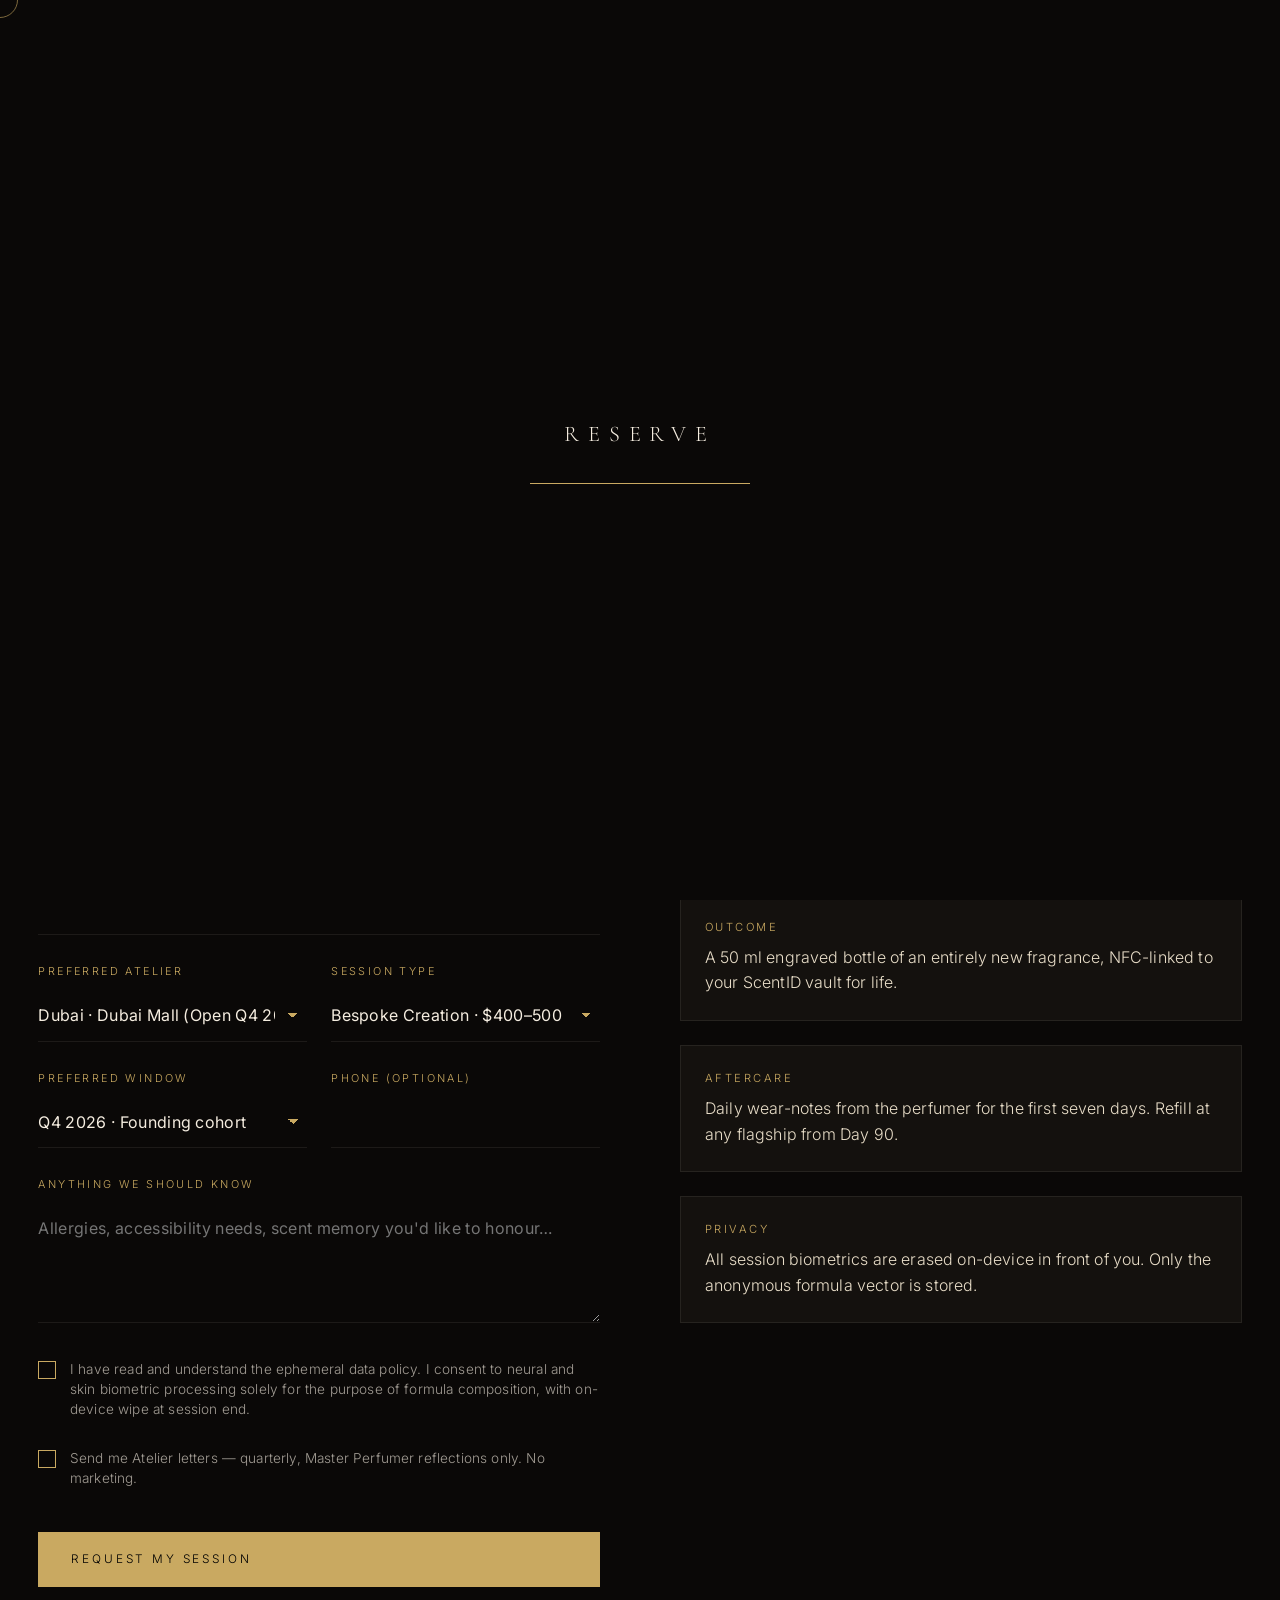
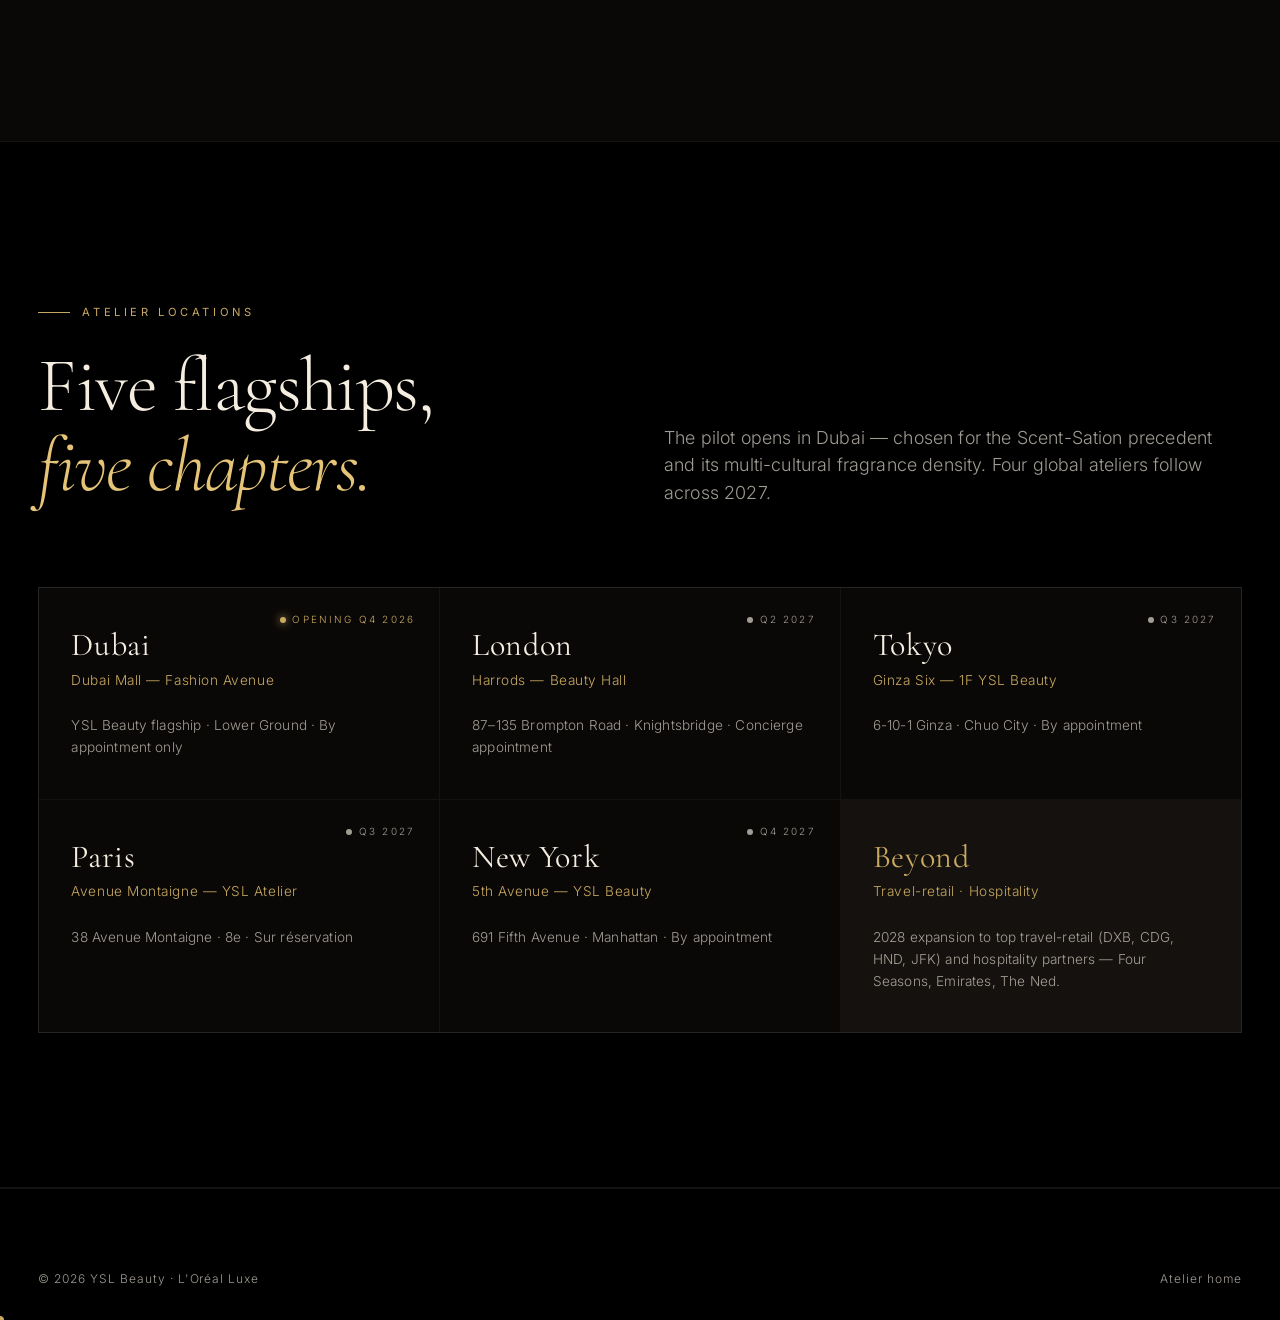
<file: pages/book.html>
<!DOCTYPE html>
<html lang="en">
<head>
  <meta charset="UTF-8" />
  <meta name="viewport" content="width=device-width, initial-scale=1.0" />
  <title>Reserve a Session — Atelier des Essences</title>
  <meta name="description" content="Reserve a 90-minute couture composition session. Limited release for the founding cohort, Dubai Q4 2026." />
  <link rel="preconnect" href="https://fonts.googleapis.com" />
  <link rel="preconnect" href="https://fonts.gstatic.com" crossorigin />
  <link href="https://fonts.googleapis.com/css2?family=Cormorant+Garamond:ital,wght@0,300;0,400;0,500;1,300;1,400&family=Inter:wght@300;400;500&family=Italiana&family=JetBrains+Mono:wght@400&display=swap" rel="stylesheet" />
  <link rel="stylesheet" href="../css/styles.css" />
</head>
<body>

  <div class="loader">
    <div class="loader-mark">Reserve</div>
    <div class="loader-bar"></div>
  </div>

  <nav class="nav">
    <div class="nav-inner">
      <a href="../index.html" class="logo">
        <span class="logo-mark">YSL</span>
        <span class="logo-sub">Atelier des Essences</span>
      </a>
      <ul class="nav-links">
        <li><a href="experience.html">The Ritual</a></li>
        <li><a href="technology.html">Technology</a></li>
        <li><a href="collective.html">Collective</a></li>
        <li><a href="sustainability.html">Sustainability</a></li>
        <li><a href="../index.html#timeline">Locations</a></li>
      </ul>
      <a href="book.html" class="nav-cta active">Reserve a Session</a>
      <button class="nav-toggle" aria-label="Menu"><span></span><span></span><span></span></button>
    </div>
  </nav>

  <div class="mobile-menu">
    <a href="experience.html">The Ritual</a>
    <a href="technology.html">Technology</a>
    <a href="collective.html">Collective</a>
    <a href="sustainability.html">Sustainability</a>
    <a href="book.html">Reserve a Session</a>
  </div>

  <header class="page-head">
    <div class="container">
      <div class="crumbs reveal"><a href="../index.html">Atelier</a> <span>/</span> Reserve</div>
      <div class="page-head-grid">
        <div>
          <div class="eyebrow reveal">By appointment · Founding cohort</div>
          <h1 class="display-xl reveal reveal-delay-1" style="margin-top: 1.5rem;">Reserve.</h1>
        </div>
        <p class="lede reveal reveal-delay-2">
          Sessions are released monthly. The Dubai pilot opens Q4 2026 with
          eight slots per day, by appointment only. Founding cohort places
          remain.
        </p>
      </div>
    </div>
  </header>

  <!-- Form + locations side-by-side -->
  <section class="section" style="padding-top: 4rem;">
    <div class="container">
      <div style="display: grid; grid-template-columns: 1fr 1fr; gap: 5rem;">

        <!-- Form -->
        <div class="reveal">
          <div class="eyebrow" style="margin-bottom: 1.5rem;">Request a session</div>
          <p class="muted" style="margin-bottom: 2.5rem; max-width: 40ch; line-height: 1.7;">
            Submit your request and a concierge will respond within 48 hours
            with available windows at your chosen flagship.
          </p>

          <form class="form" novalidate>
            <div class="form-row">
              <div class="field">
                <label for="first">First name</label>
                <input type="text" id="first" required />
              </div>
              <div class="field">
                <label for="last">Last name</label>
                <input type="text" id="last" required />
              </div>
            </div>

            <div class="field">
              <label for="email">Email</label>
              <input type="email" id="email" required />
            </div>

            <div class="form-row">
              <div class="field">
                <label for="city">Preferred Atelier</label>
                <select id="city" required>
                  <option value="dubai">Dubai · Dubai Mall (Open Q4 2026)</option>
                  <option value="london">London · Harrods (Q2 2027)</option>
                  <option value="tokyo">Tokyo · Ginza Six (Q3 2027)</option>
                  <option value="paris">Paris · Avenue Montaigne (Q3 2027)</option>
                  <option value="ny">New York · 5th Avenue (Q4 2027)</option>
                </select>
              </div>
              <div class="field">
                <label for="tier">Session type</label>
                <select id="tier" required>
                  <option value="bespoke">Bespoke Creation · $400–500</option>
                  <option value="refill">Refill · $260–350</option>
                  <option value="collective">Collective Reservation · $100–150</option>
                </select>
              </div>
            </div>

            <div class="form-row">
              <div class="field">
                <label for="window">Preferred window</label>
                <select id="window">
                  <option>Q4 2026 · Founding cohort</option>
                  <option>Q1 2027</option>
                  <option>Q2 2027</option>
                  <option>Later in 2027</option>
                  <option>I'm flexible</option>
                </select>
              </div>
              <div class="field">
                <label for="phone">Phone (optional)</label>
                <input type="tel" id="phone" />
              </div>
            </div>

            <div class="field">
              <label for="notes">Anything we should know</label>
              <textarea id="notes" placeholder="Allergies, accessibility needs, scent memory you'd like to honour…"></textarea>
            </div>

            <label class="checkbox">
              <input type="checkbox" required />
              <span>I have read and understand the ephemeral data policy. I consent to neural and skin biometric processing solely for the purpose of formula composition, with on-device wipe at session end.</span>
            </label>

            <label class="checkbox">
              <input type="checkbox" />
              <span>Send me Atelier letters — quarterly, Master Perfumer reflections only. No marketing.</span>
            </label>

            <button type="submit" class="btn btn-primary" style="margin-top: 1rem; align-self: start;">
              Request my session
            </button>
          </form>

          <div class="form-success">
            <div class="eyebrow" style="justify-content: center; display: inline-flex; margin-bottom: 1.5rem;">Reservation received</div>
            <p style="font-family: var(--font-display); font-size: 1.6rem; line-height: 1.4; color: var(--cream); margin-bottom: 1rem;">
              Your request is in the hands of an Atelier concierge.
            </p>
            <p style="color: var(--mist);">A response will reach you within 48 hours with available windows. Until then, breathe well.</p>
          </div>
        </div>

        <!-- Aside info -->
        <aside class="reveal reveal-delay-1">
          <div style="position: sticky; top: 7rem;">
            <div class="eyebrow" style="margin-bottom: 1.5rem;">What to expect</div>
            <h3 class="display-md" style="margin-bottom: 2rem;">A 90-minute<br /><em>composition.</em></h3>

            <div style="display: grid; gap: 1.5rem;">
              <div style="padding: 1.5rem; background: var(--bg-ash); border: 1px solid var(--line-soft);">
                <p style="font-size: 0.7rem; letter-spacing: 0.22em; text-transform: uppercase; color: var(--gold); margin-bottom: 0.5rem;">Duration</p>
                <p style="color: var(--cream-soft);">90 minutes — arrival, consent, baseline, composition, bottling.</p>
              </div>
              <div style="padding: 1.5rem; background: var(--bg-ash); border: 1px solid var(--line-soft);">
                <p style="font-size: 0.7rem; letter-spacing: 0.22em; text-transform: uppercase; color: var(--gold); margin-bottom: 0.5rem;">Outcome</p>
                <p style="color: var(--cream-soft);">A 50 ml engraved bottle of an entirely new fragrance, NFC-linked to your ScentID vault for life.</p>
              </div>
              <div style="padding: 1.5rem; background: var(--bg-ash); border: 1px solid var(--line-soft);">
                <p style="font-size: 0.7rem; letter-spacing: 0.22em; text-transform: uppercase; color: var(--gold); margin-bottom: 0.5rem;">Aftercare</p>
                <p style="color: var(--cream-soft);">Daily wear-notes from the perfumer for the first seven days. Refill at any flagship from Day 90.</p>
              </div>
              <div style="padding: 1.5rem; background: var(--bg-ash); border: 1px solid var(--line-soft);">
                <p style="font-size: 0.7rem; letter-spacing: 0.22em; text-transform: uppercase; color: var(--gold); margin-bottom: 0.5rem;">Privacy</p>
                <p style="color: var(--cream-soft);">All session biometrics are erased on-device in front of you. Only the anonymous formula vector is stored.</p>
              </div>
            </div>
          </div>
        </aside>

      </div>
    </div>
  </section>

  <!-- Locations -->
  <section class="section experience" id="locations">
    <div class="container">
      <div class="section-head">
        <div>
          <div class="eyebrow reveal">Atelier Locations</div>
          <h2 class="display-lg reveal reveal-delay-1" style="margin-top: 1.5rem;">Five flagships,<br /><em>five chapters.</em></h2>
        </div>
        <p class="lede reveal reveal-delay-2">
          The pilot opens in Dubai — chosen for the Scent-Sation precedent and
          its multi-cultural fragrance density. Four global ateliers follow
          across 2027.
        </p>
      </div>

      <div class="locations">
        <div class="location reveal">
          <div class="location-status">Opening Q4 2026</div>
          <h3 class="location-city">Dubai</h3>
          <p class="location-flagship">Dubai Mall — Fashion Avenue</p>
          <p class="location-address">YSL Beauty flagship · Lower Ground · By appointment only</p>
        </div>
        <div class="location reveal reveal-delay-1">
          <div class="location-status coming">Q2 2027</div>
          <h3 class="location-city">London</h3>
          <p class="location-flagship">Harrods — Beauty Hall</p>
          <p class="location-address">87–135 Brompton Road · Knightsbridge · Concierge appointment</p>
        </div>
        <div class="location reveal reveal-delay-2">
          <div class="location-status coming">Q3 2027</div>
          <h3 class="location-city">Tokyo</h3>
          <p class="location-flagship">Ginza Six — 1F YSL Beauty</p>
          <p class="location-address">6-10-1 Ginza · Chuo City · By appointment</p>
        </div>
        <div class="location reveal">
          <div class="location-status coming">Q3 2027</div>
          <h3 class="location-city">Paris</h3>
          <p class="location-flagship">Avenue Montaigne — YSL Atelier</p>
          <p class="location-address">38 Avenue Montaigne · 8e · Sur réservation</p>
        </div>
        <div class="location reveal reveal-delay-1">
          <div class="location-status coming">Q4 2027</div>
          <h3 class="location-city">New York</h3>
          <p class="location-flagship">5th Avenue — YSL Beauty</p>
          <p class="location-address">691 Fifth Avenue · Manhattan · By appointment</p>
        </div>
        <div class="location reveal reveal-delay-2" style="background: var(--bg-ash);">
          <h3 class="location-city" style="color: var(--gold);">Beyond</h3>
          <p class="location-flagship">Travel-retail · Hospitality</p>
          <p class="location-address">2028 expansion to top travel-retail (DXB, CDG, HND, JFK) and hospitality partners — Four Seasons, Emirates, The Ned.</p>
        </div>
      </div>
    </div>
  </section>

  <footer class="footer">
    <div class="container">
      <div class="footer-bottom" style="border-top: 0; padding-top: 0;">
        <div>© 2026 YSL Beauty · L'Oréal Luxe</div>
        <div><a href="../index.html">Atelier home</a></div>
      </div>
    </div>
  </footer>

  <script src="../js/main.js"></script>
</body>
</html>
</file>
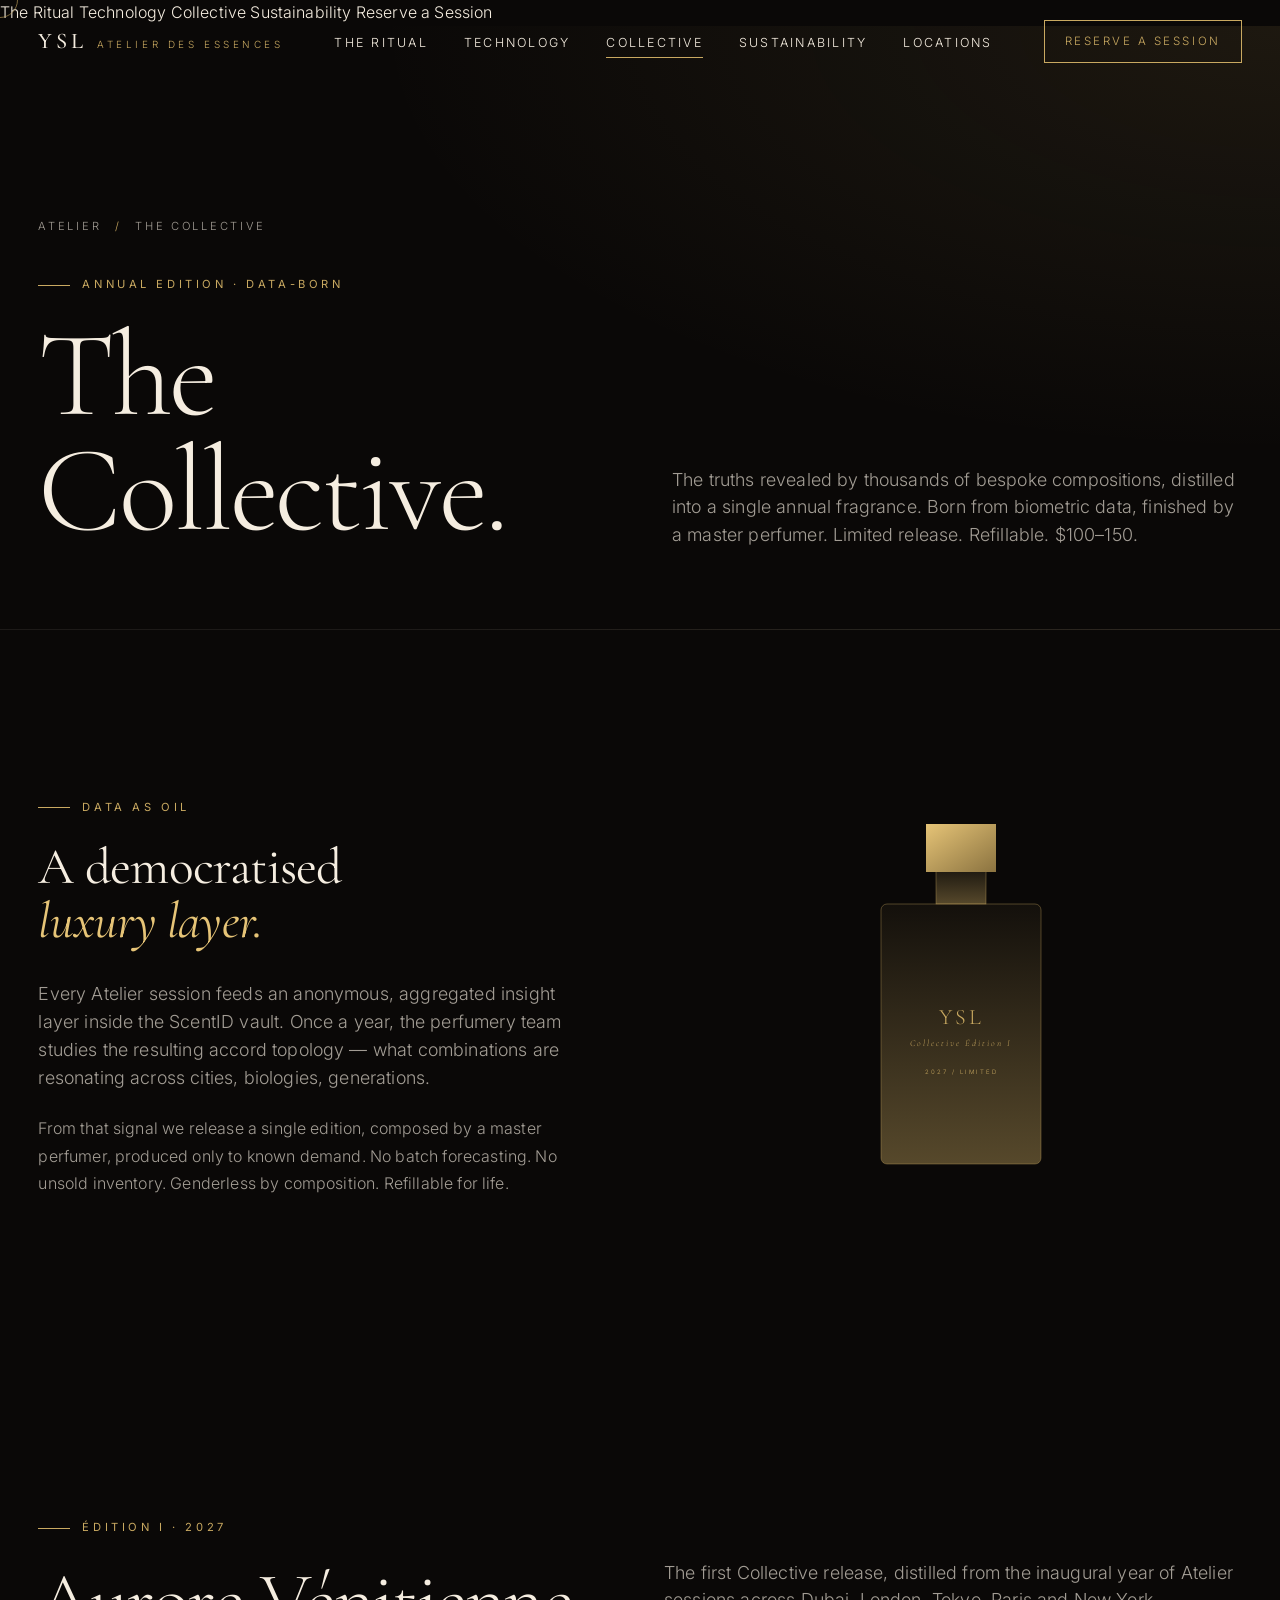
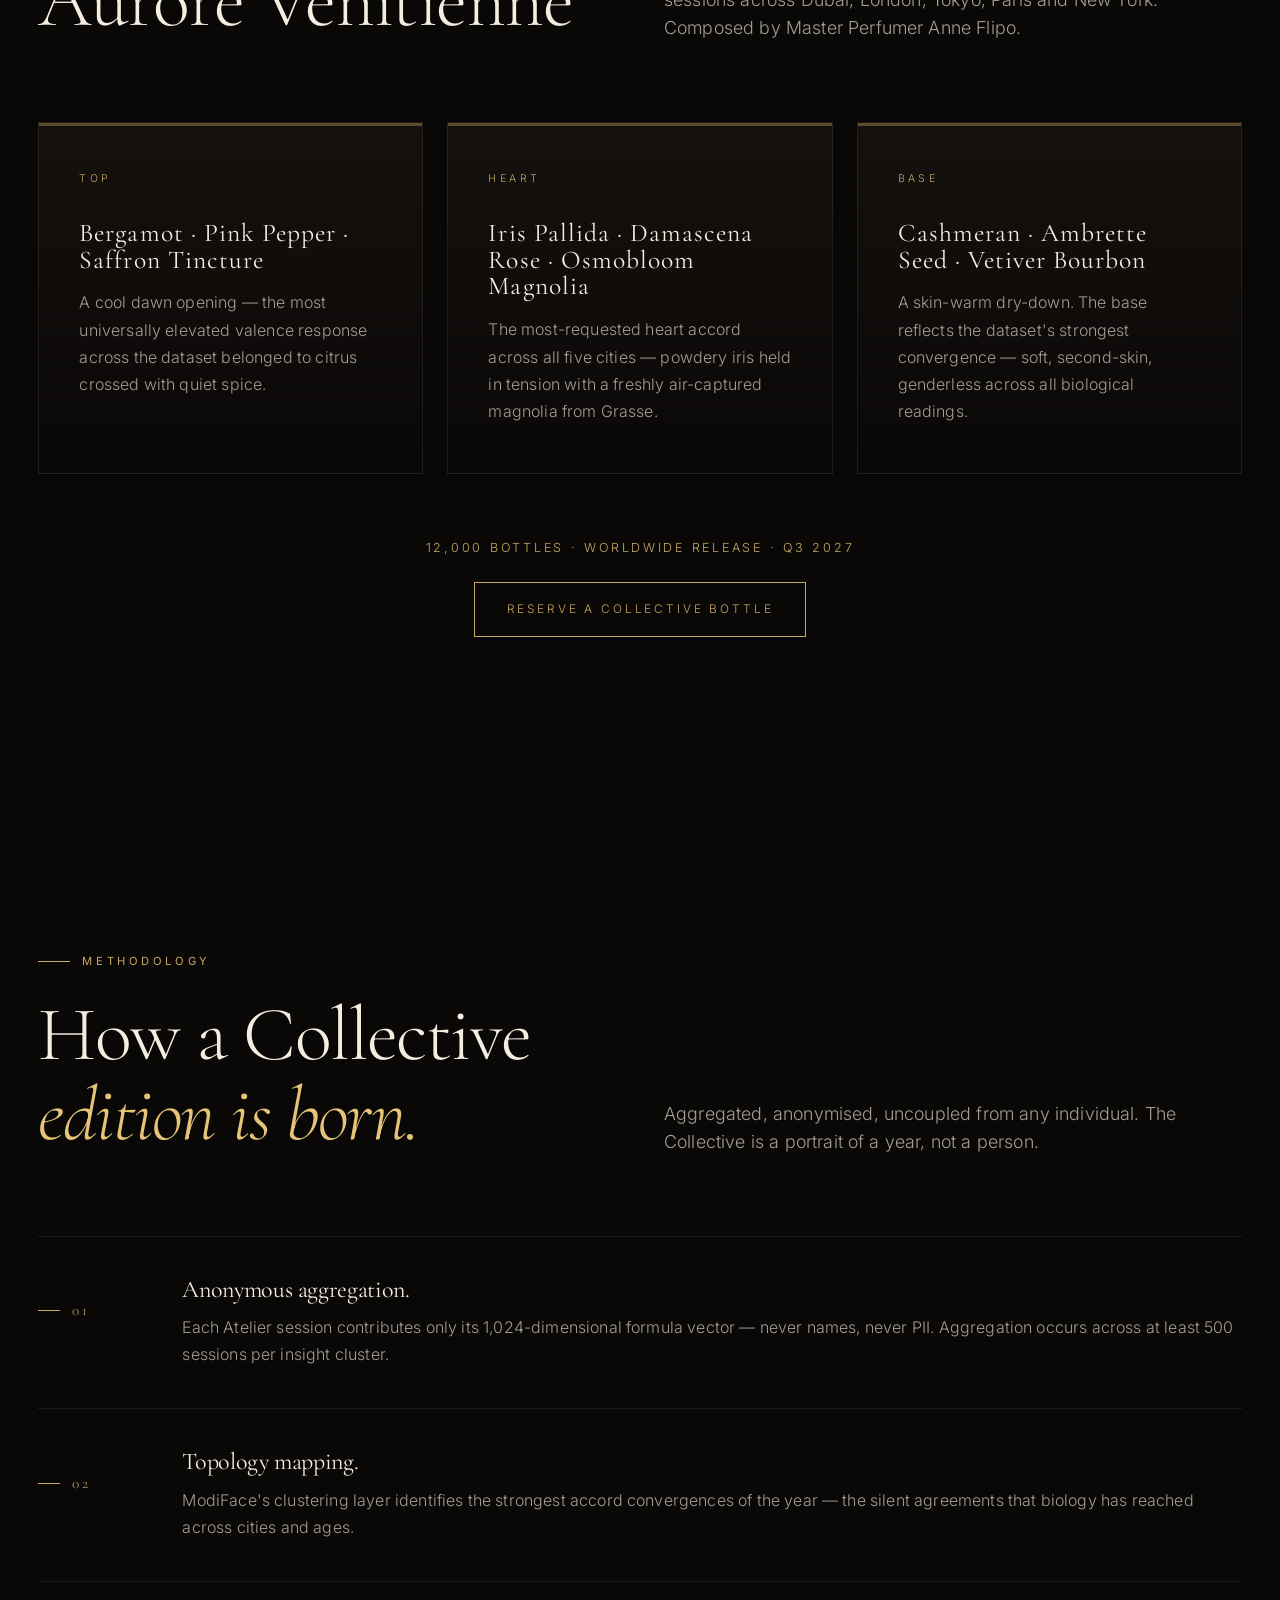
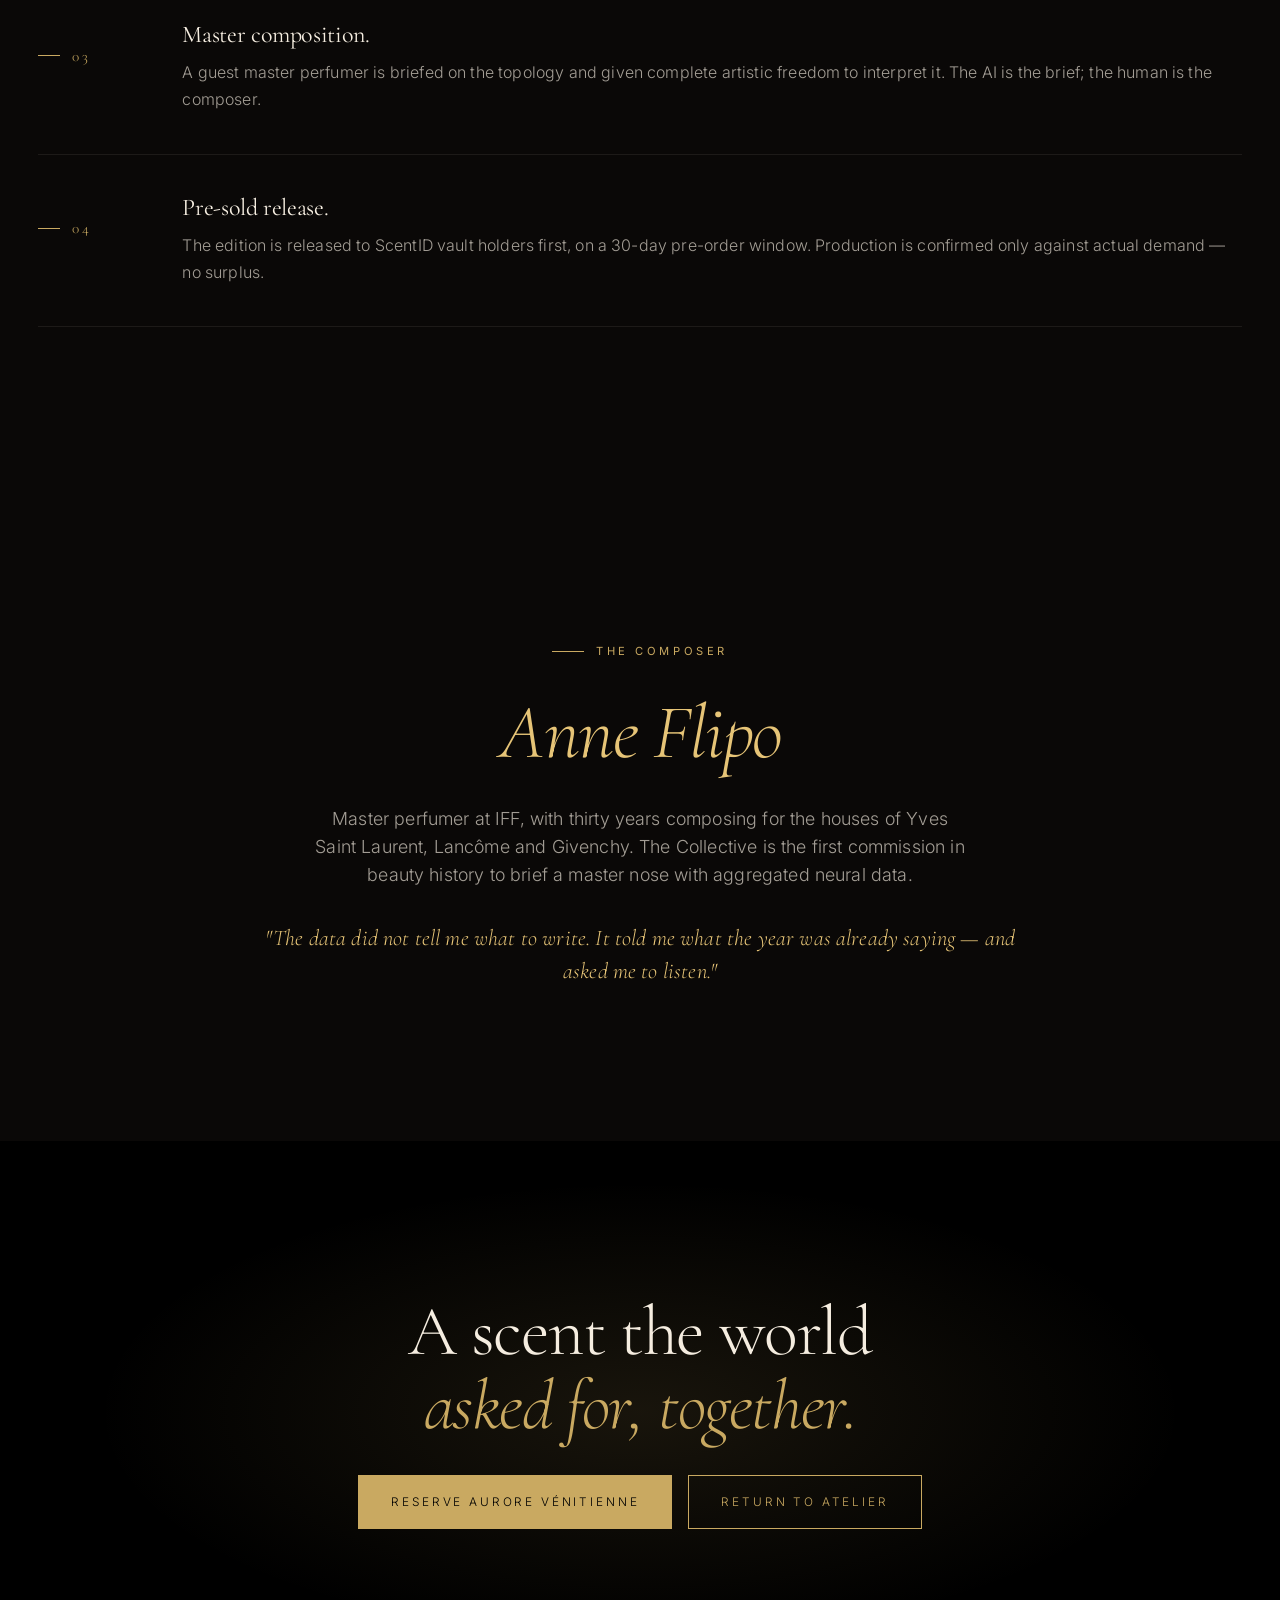
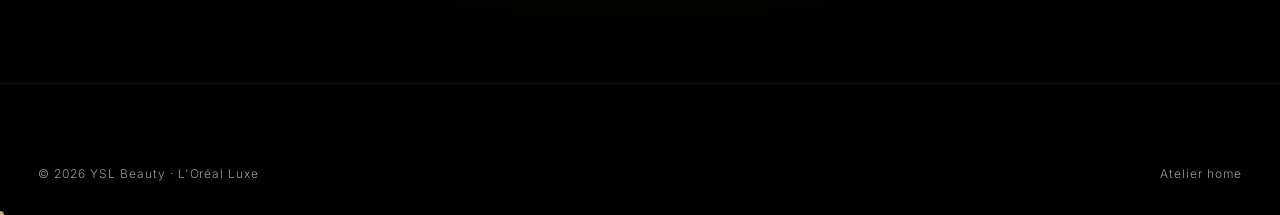
<file: pages/collective.html>
<!DOCTYPE html>
<html lang="en">
<head>
  <meta charset="UTF-8" />
  <meta name="viewport" content="width=device-width, initial-scale=1.0" />
  <title>The Collective — Atelier des Essences</title>
  <meta name="description" content="Limited annual fragrance editions composed from the aggregated data of thousands of bespoke Atelier sessions." />
  <link rel="preconnect" href="https://fonts.googleapis.com" />
  <link rel="preconnect" href="https://fonts.gstatic.com" crossorigin />
  <link href="https://fonts.googleapis.com/css2?family=Cormorant+Garamond:ital,wght@0,300;0,400;0,500;1,300;1,400&family=Inter:wght@300;400;500&family=Italiana&family=JetBrains+Mono:wght@400&display=swap" rel="stylesheet" />
  <link rel="stylesheet" href="../css/styles.css" />
</head>
<body>

  <div class="loader">
    <div class="loader-mark">The Collective</div>
    <div class="loader-bar"></div>
  </div>

  <nav class="nav">
    <div class="nav-inner">
      <a href="../index.html" class="logo">
        <span class="logo-mark">YSL</span>
        <span class="logo-sub">Atelier des Essences</span>
      </a>
      <ul class="nav-links">
        <li><a href="experience.html">The Ritual</a></li>
        <li><a href="technology.html">Technology</a></li>
        <li><a href="collective.html" class="active">Collective</a></li>
        <li><a href="sustainability.html">Sustainability</a></li>
        <li><a href="../index.html#timeline">Locations</a></li>
      </ul>
      <a href="book.html" class="nav-cta">Reserve a Session</a>
      <button class="nav-toggle" aria-label="Menu"><span></span><span></span><span></span></button>
    </div>
  </nav>

  <div class="mobile-menu">
    <a href="experience.html">The Ritual</a>
    <a href="technology.html">Technology</a>
    <a href="collective.html">Collective</a>
    <a href="sustainability.html">Sustainability</a>
    <a href="book.html">Reserve a Session</a>
  </div>

  <header class="page-head">
    <div class="container">
      <div class="crumbs reveal"><a href="../index.html">Atelier</a> <span>/</span> The Collective</div>
      <div class="page-head-grid">
        <div>
          <div class="eyebrow reveal">Annual edition · Data-born</div>
          <h1 class="display-xl reveal reveal-delay-1" style="margin-top: 1.5rem;">The Collective.</h1>
        </div>
        <p class="lede reveal reveal-delay-2">
          The truths revealed by thousands of bespoke compositions, distilled
          into a single annual fragrance. Born from biometric data, finished by
          a master perfumer. Limited release. Refillable. $100–150.
        </p>
      </div>
    </div>
  </header>

  <!-- Concept -->
  <section class="section">
    <div class="container">
      <div style="display: grid; grid-template-columns: 1fr 1fr; gap: 5rem; align-items: center;">
        <div>
          <div class="eyebrow reveal">Data as oil</div>
          <h2 class="display-md reveal reveal-delay-1" style="margin-top: 1.5rem;">A democratised<br /><em>luxury layer.</em></h2>
          <p class="lede reveal reveal-delay-2" style="margin-top: 2rem;">
            Every Atelier session feeds an anonymous, aggregated insight layer
            inside the ScentID vault. Once a year, the perfumery team studies
            the resulting accord topology — what combinations are resonating
            across cities, biologies, generations.
          </p>
          <p class="reveal reveal-delay-3" style="margin-top: 1.5rem; color: var(--mist); line-height: 1.7;">
            From that signal we release a single edition, composed by a master
            perfumer, produced only to known demand. No batch forecasting. No
            unsold inventory. Genderless by composition. Refillable for life.
          </p>
        </div>

        <div class="reveal reveal-delay-2" style="display: flex; justify-content: center;">
          <svg viewBox="0 0 280 420" fill="none" xmlns="http://www.w3.org/2000/svg" style="max-width: 280px; width: 100%;">
            <defs>
              <linearGradient id="bot1" x1="0" y1="0" x2="0" y2="1">
                <stop offset="0%" stop-color="#c9a961" stop-opacity="0.05" />
                <stop offset="100%" stop-color="#c9a961" stop-opacity="0.4" />
              </linearGradient>
              <linearGradient id="cap1" x1="0" y1="0" x2="1" y2="1">
                <stop offset="0%" stop-color="#e6c477" />
                <stop offset="100%" stop-color="#8b7340" />
              </linearGradient>
            </defs>
            <rect x="60" y="120" width="160" height="260" rx="6" fill="url(#bot1)" stroke="#c9a961" stroke-width="0.6" stroke-opacity="0.6"/>
            <rect x="115" y="80" width="50" height="40" fill="url(#bot1)" stroke="#c9a961" stroke-width="0.6" stroke-opacity="0.6"/>
            <rect x="105" y="40" width="70" height="48" fill="url(#cap1)"/>
            <text x="140" y="240" font-family="Cormorant Garamond" font-size="22" fill="#c9a961" text-anchor="middle" letter-spacing="3">YSL</text>
            <text x="140" y="262" font-family="Cormorant Garamond" font-size="9" font-style="italic" fill="#c9a961" text-anchor="middle" letter-spacing="2">Collective Édition I</text>
            <text x="140" y="290" font-family="Inter" font-size="6" fill="#c9a961" text-anchor="middle" letter-spacing="2">2027 / LIMITED</text>
          </svg>
        </div>
      </div>
    </div>
  </section>

  <!-- Edition I -->
  <section class="section pillars">
    <div class="container">
      <div class="section-head">
        <div>
          <div class="eyebrow reveal">Édition I · 2027</div>
          <h2 class="display-lg reveal reveal-delay-1" style="margin-top: 1.5rem;">Aurore Vénitienne</h2>
        </div>
        <p class="lede reveal reveal-delay-2">
          The first Collective release, distilled from the inaugural year of
          Atelier sessions across Dubai, London, Tokyo, Paris and New York.
          Composed by Master Perfumer Anne Flipo.
        </p>
      </div>

      <div class="pillar-grid">
        <article class="pillar reveal">
          <div class="pillar-eyebrow">Top</div>
          <h3 class="pillar-title">Bergamot · Pink Pepper · Saffron Tincture</h3>
          <p style="color: var(--mist); margin-top: 1rem; line-height: 1.7;">A cool dawn opening — the most universally elevated valence response across the dataset belonged to citrus crossed with quiet spice.</p>
        </article>

        <article class="pillar reveal reveal-delay-1">
          <div class="pillar-eyebrow">Heart</div>
          <h3 class="pillar-title">Iris Pallida · Damascena Rose · Osmobloom Magnolia</h3>
          <p style="color: var(--mist); margin-top: 1rem; line-height: 1.7;">The most-requested heart accord across all five cities — powdery iris held in tension with a freshly air-captured magnolia from Grasse.</p>
        </article>

        <article class="pillar reveal reveal-delay-2">
          <div class="pillar-eyebrow">Base</div>
          <h3 class="pillar-title">Cashmeran · Ambrette Seed · Vetiver Bourbon</h3>
          <p style="color: var(--mist); margin-top: 1rem; line-height: 1.7;">A skin-warm dry-down. The base reflects the dataset's strongest convergence — soft, second-skin, genderless across all biological readings.</p>
        </article>
      </div>

      <div style="text-align: center; margin-top: 4rem;" class="reveal">
        <p style="font-size: 0.78rem; letter-spacing: 0.22em; text-transform: uppercase; color: var(--gold); margin-bottom: 1.5rem;">12,000 bottles · Worldwide release · Q3 2027</p>
        <a href="book.html" class="btn">Reserve a Collective bottle</a>
      </div>
    </div>
  </section>

  <!-- Methodology -->
  <section class="section">
    <div class="container">
      <div class="section-head">
        <div>
          <div class="eyebrow reveal">Methodology</div>
          <h2 class="display-lg reveal reveal-delay-1" style="margin-top: 1.5rem;">How a Collective<br /><em>edition is born.</em></h2>
        </div>
        <p class="lede reveal reveal-delay-2">
          Aggregated, anonymised, uncoupled from any individual. The Collective
          is a portrait of a year, not a person.
        </p>
      </div>

      <ol style="list-style: none; counter-reset: m; display: grid; gap: 0;">
        <li style="display: grid; grid-template-columns: 6rem 1fr; gap: 3rem; padding: 2.5rem 0; border-top: 1px solid var(--line-soft);" class="reveal">
          <div class="step-num">01</div>
          <div>
            <h3 style="font-family: var(--font-display); font-size: 1.5rem; margin-bottom: 0.75rem;">Anonymous aggregation.</h3>
            <p style="color: var(--mist); line-height: 1.7;">Each Atelier session contributes only its 1,024-dimensional formula vector — never names, never PII. Aggregation occurs across at least 500 sessions per insight cluster.</p>
          </div>
        </li>
        <li style="display: grid; grid-template-columns: 6rem 1fr; gap: 3rem; padding: 2.5rem 0; border-top: 1px solid var(--line-soft);" class="reveal">
          <div class="step-num">02</div>
          <div>
            <h3 style="font-family: var(--font-display); font-size: 1.5rem; margin-bottom: 0.75rem;">Topology mapping.</h3>
            <p style="color: var(--mist); line-height: 1.7;">ModiFace's clustering layer identifies the strongest accord convergences of the year — the silent agreements that biology has reached across cities and ages.</p>
          </div>
        </li>
        <li style="display: grid; grid-template-columns: 6rem 1fr; gap: 3rem; padding: 2.5rem 0; border-top: 1px solid var(--line-soft);" class="reveal">
          <div class="step-num">03</div>
          <div>
            <h3 style="font-family: var(--font-display); font-size: 1.5rem; margin-bottom: 0.75rem;">Master composition.</h3>
            <p style="color: var(--mist); line-height: 1.7;">A guest master perfumer is briefed on the topology and given complete artistic freedom to interpret it. The AI is the brief; the human is the composer.</p>
          </div>
        </li>
        <li style="display: grid; grid-template-columns: 6rem 1fr; gap: 3rem; padding: 2.5rem 0; border-top: 1px solid var(--line-soft); border-bottom: 1px solid var(--line-soft);" class="reveal">
          <div class="step-num">04</div>
          <div>
            <h3 style="font-family: var(--font-display); font-size: 1.5rem; margin-bottom: 0.75rem;">Pre-sold release.</h3>
            <p style="color: var(--mist); line-height: 1.7;">The edition is released to ScentID vault holders first, on a 30-day pre-order window. Production is confirmed only against actual demand — no surplus.</p>
          </div>
        </li>
      </ol>
    </div>
  </section>

  <!-- Master perfumer -->
  <section class="section pillars">
    <div class="container">
      <div style="max-width: 760px; margin: 0 auto; text-align: center;">
        <div class="eyebrow reveal" style="justify-content: center; display: inline-flex;">The composer</div>
        <h2 class="display-lg reveal reveal-delay-1" style="margin-top: 2rem;"><em>Anne Flipo</em></h2>
        <p class="lede reveal reveal-delay-2" style="margin: 2rem auto 0;">
          Master perfumer at IFF, with thirty years composing for the houses
          of Yves Saint Laurent, Lancôme and Givenchy. The Collective is the
          first commission in beauty history to brief a master nose with
          aggregated neural data.
        </p>
        <p class="reveal reveal-delay-3" style="margin-top: 2rem; font-family: var(--font-display); font-style: italic; font-size: 1.4rem; color: var(--gold-bright); line-height: 1.5;">
          "The data did not tell me what to write. It told me what the year was already saying — and asked me to listen."
        </p>
      </div>
    </div>
  </section>

  <section class="section cta">
    <div class="container cta-inner">
      <h2 class="cta-title reveal">A scent the world<br /><em>asked for, together.</em></h2>
      <div class="cta-actions reveal reveal-delay-1" style="margin-top: 2rem;">
        <a href="book.html#collective" class="btn btn-primary">Reserve Aurore Vénitienne</a>
        <a href="../index.html" class="btn">Return to Atelier</a>
      </div>
    </div>
  </section>

  <footer class="footer">
    <div class="container">
      <div class="footer-bottom" style="border-top: 0; padding-top: 0;">
        <div>© 2026 YSL Beauty · L'Oréal Luxe</div>
        <div><a href="../index.html">Atelier home</a></div>
      </div>
    </div>
  </footer>

  <script src="../js/main.js"></script>
</body>
</html>
</file>
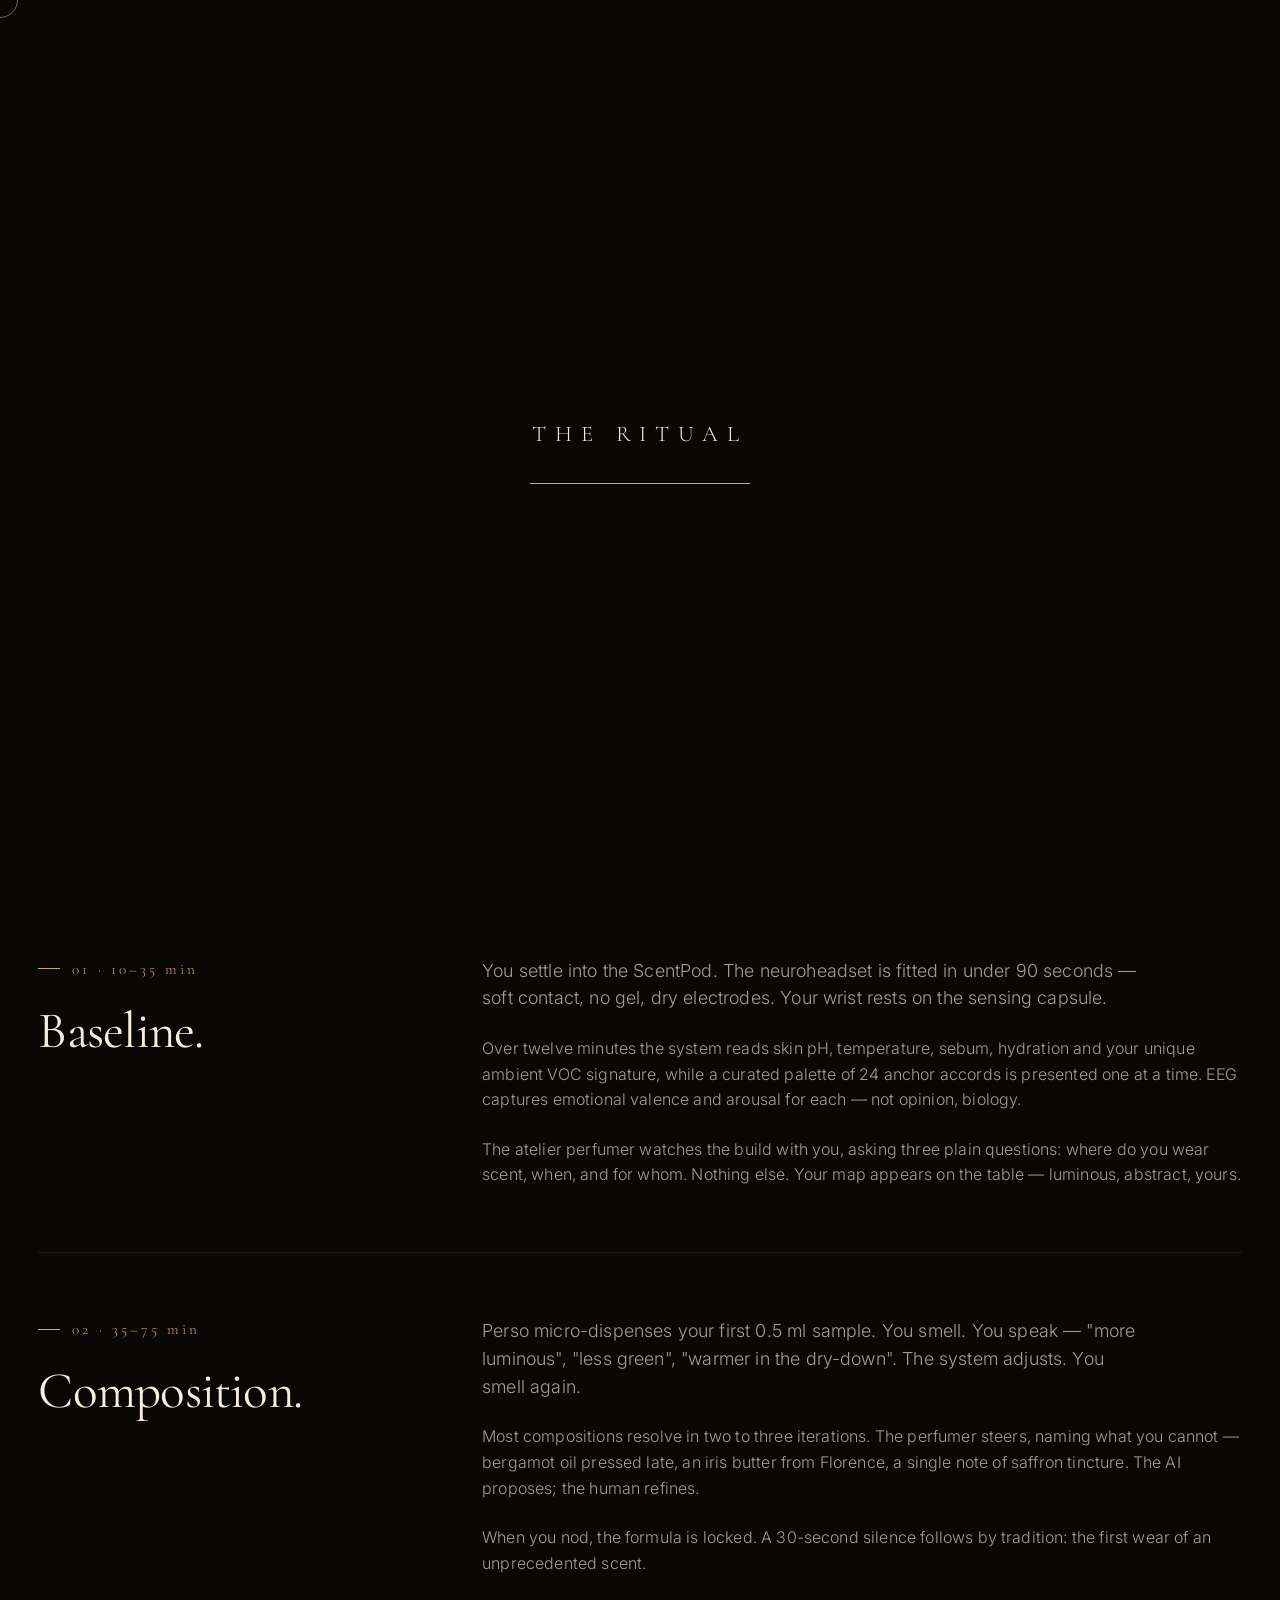
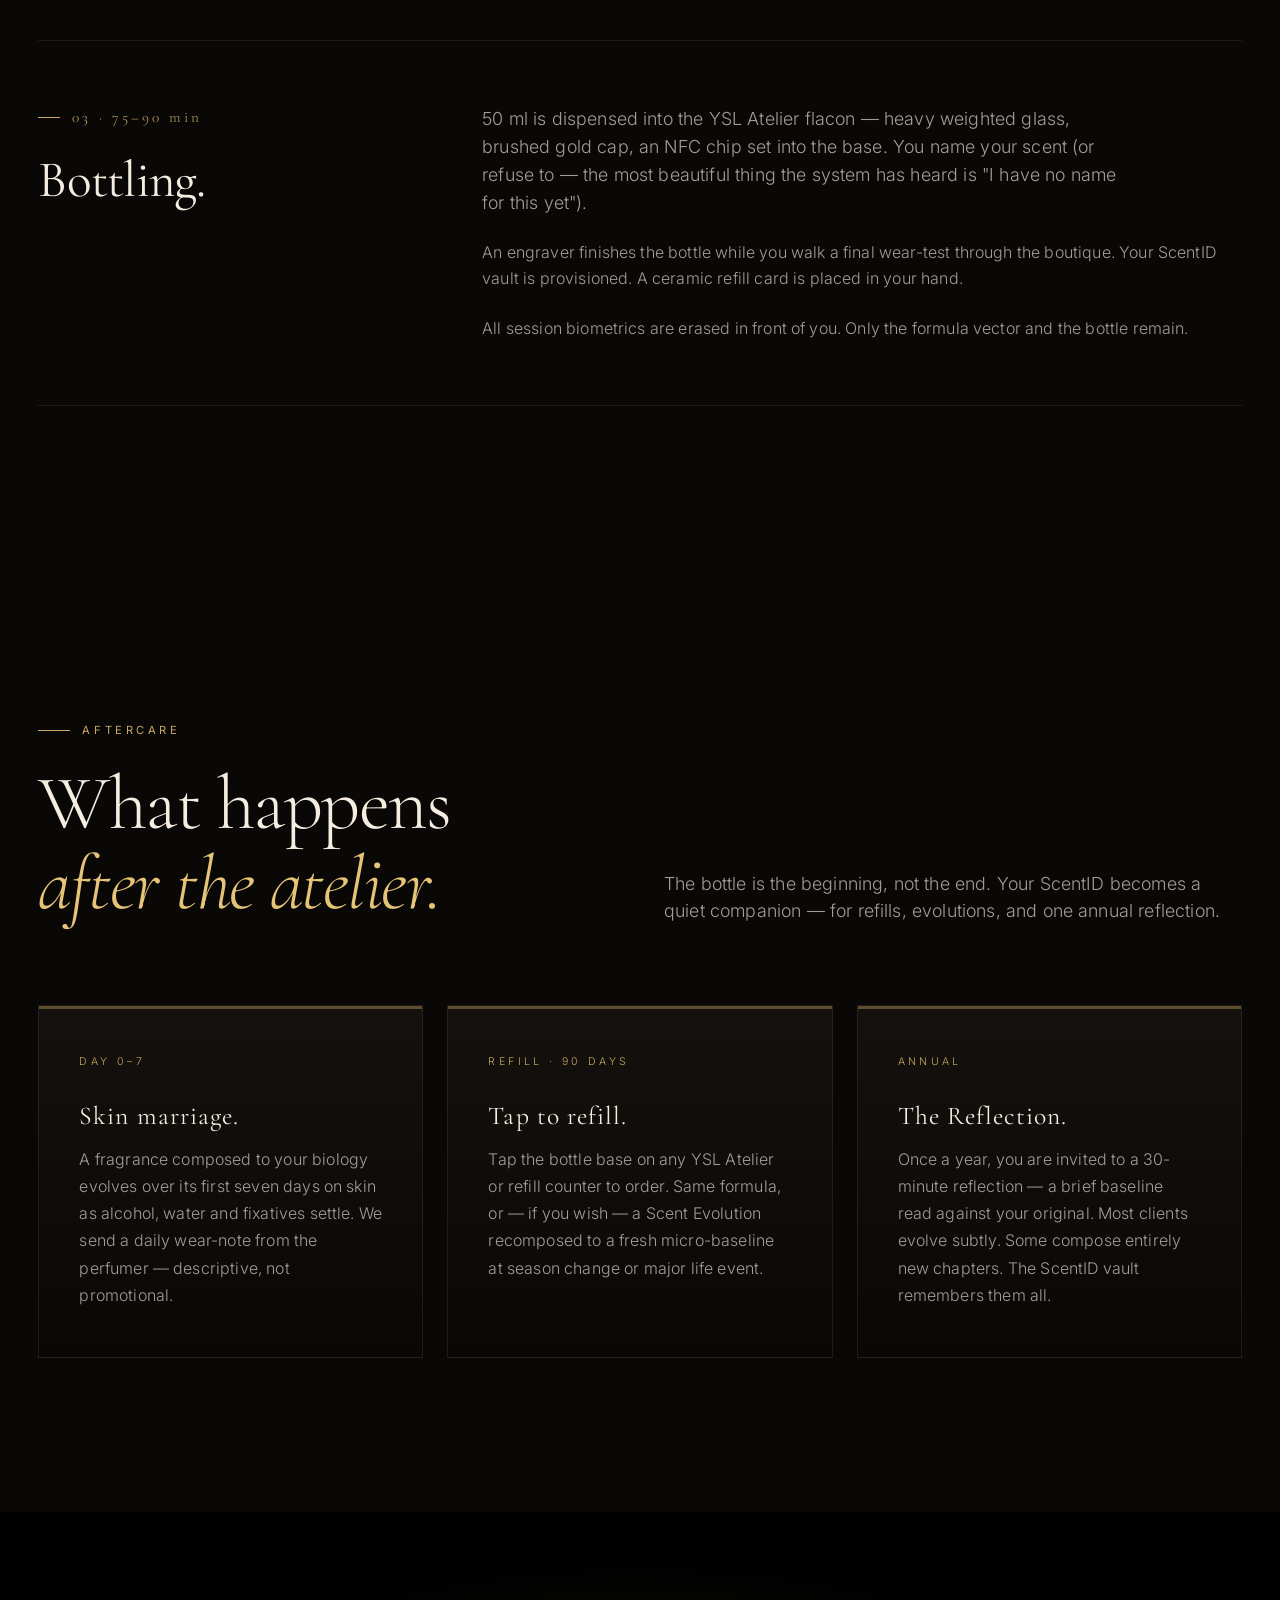
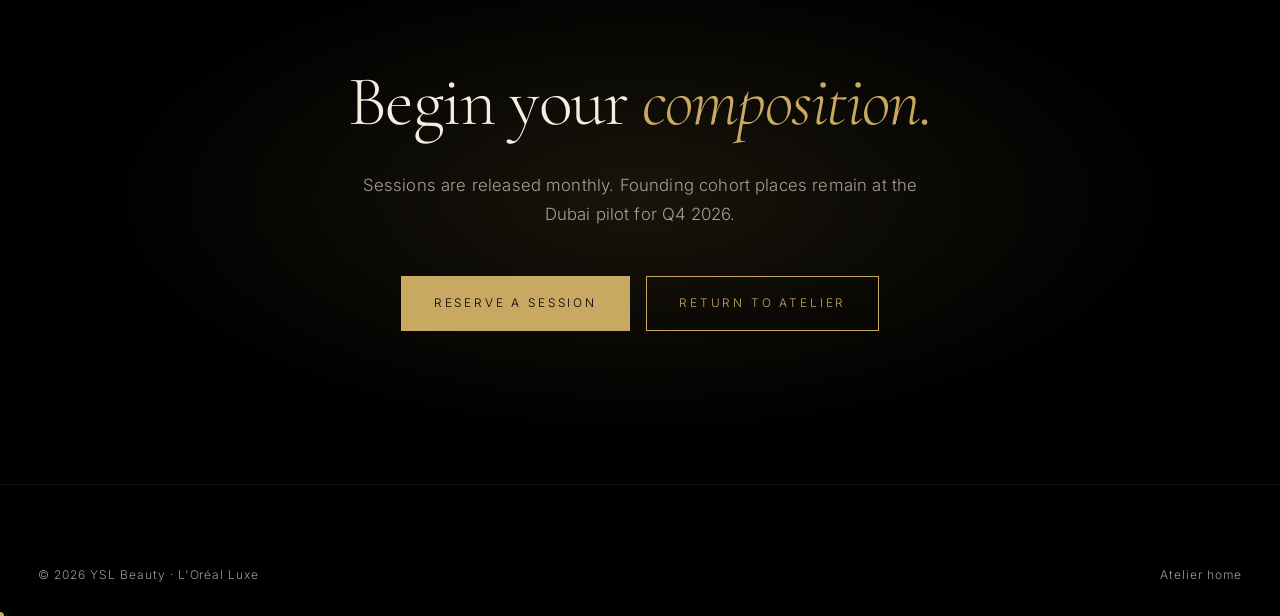
<file: pages/experience.html>
<!DOCTYPE html>
<html lang="en">
<head>
  <meta charset="UTF-8" />
  <meta name="viewport" content="width=device-width, initial-scale=1.0" />
  <title>The Ritual — Atelier des Essences</title>
  <meta name="description" content="A 90-minute couture composition. Inside the Atelier des Essences ritual, minute by minute." />
  <link rel="preconnect" href="https://fonts.googleapis.com" />
  <link rel="preconnect" href="https://fonts.gstatic.com" crossorigin />
  <link href="https://fonts.googleapis.com/css2?family=Cormorant+Garamond:ital,wght@0,300;0,400;0,500;1,300;1,400&family=Inter:wght@300;400;500&family=Italiana&family=JetBrains+Mono:wght@400&display=swap" rel="stylesheet" />
  <link rel="stylesheet" href="../css/styles.css" />
</head>
<body>

  <div class="loader">
    <div class="loader-mark">The Ritual</div>
    <div class="loader-bar"></div>
  </div>

  <nav class="nav">
    <div class="nav-inner">
      <a href="../index.html" class="logo">
        <span class="logo-mark">YSL</span>
        <span class="logo-sub">Atelier des Essences</span>
      </a>
      <ul class="nav-links">
        <li><a href="experience.html" class="active">The Ritual</a></li>
        <li><a href="technology.html">Technology</a></li>
        <li><a href="collective.html">Collective</a></li>
        <li><a href="sustainability.html">Sustainability</a></li>
        <li><a href="../index.html#timeline">Locations</a></li>
      </ul>
      <a href="book.html" class="nav-cta">Reserve a Session</a>
      <button class="nav-toggle" aria-label="Menu"><span></span><span></span><span></span></button>
    </div>
  </nav>

  <div class="mobile-menu">
    <a href="experience.html">The Ritual</a>
    <a href="technology.html">Technology</a>
    <a href="collective.html">Collective</a>
    <a href="sustainability.html">Sustainability</a>
    <a href="book.html">Reserve a Session</a>
  </div>

  <header class="page-head">
    <div class="container">
      <div class="crumbs reveal">
        <a href="../index.html">Atelier</a> <span>/</span> The Ritual
      </div>
      <div class="page-head-grid">
        <div>
          <div class="eyebrow reveal">90 minutes · By appointment</div>
          <h1 class="display-xl reveal reveal-delay-1" style="margin-top: 1.5rem;">
            The Ritual.
          </h1>
        </div>
        <p class="lede reveal reveal-delay-2">
          A scent that has never existed, composed around a body that has never
          existed before. Here is what unfolds inside the atelier — minute by
          minute, sense by sense.
        </p>
      </div>
    </div>
  </header>

  <!-- Long-form ritual -->
  <section class="section" style="padding-top: 4rem;">
    <div class="container">

      <article style="display: grid; grid-template-columns: 1fr 2fr; gap: 4rem; padding: 4rem 0; border-top: 1px solid var(--line-soft);" class="reveal">
        <div>
          <div class="step-num">00 · 0–10 min</div>
          <h2 class="display-md" style="margin-top: 1rem;">Arrival.</h2>
        </div>
        <div>
          <p class="lede" style="margin-bottom: 1.5rem;">A concierge greets you at the boutique. The atelier door is unmarked except for a small NFC plaque and a single brass arc of light. Inside: charred oak, rust velvet, ambient 36°C warmth.</p>
          <p style="color: var(--mist);">You are offered jasmine tea and a one-page consent visualisation explaining exactly which signals will be read, where they live, and when they are erased. You sign on glass. The lights dim by one stop.</p>
        </div>
      </article>

      <article style="display: grid; grid-template-columns: 1fr 2fr; gap: 4rem; padding: 4rem 0; border-top: 1px solid var(--line-soft);" class="reveal">
        <div>
          <div class="step-num">01 · 10–35 min</div>
          <h2 class="display-md" style="margin-top: 1rem;">Baseline.</h2>
        </div>
        <div>
          <p class="lede" style="margin-bottom: 1.5rem;">You settle into the ScentPod. The neuroheadset is fitted in under 90 seconds — soft contact, no gel, dry electrodes. Your wrist rests on the sensing capsule.</p>
          <p style="color: var(--mist); margin-bottom: 1.5rem;">Over twelve minutes the system reads skin pH, temperature, sebum, hydration and your unique ambient VOC signature, while a curated palette of 24 anchor accords is presented one at a time. EEG captures emotional valence and arousal for each — not opinion, biology.</p>
          <p style="color: var(--mist);">The atelier perfumer watches the build with you, asking three plain questions: where do you wear scent, when, and for whom. Nothing else. Your map appears on the table — luminous, abstract, yours.</p>
        </div>
      </article>

      <article style="display: grid; grid-template-columns: 1fr 2fr; gap: 4rem; padding: 4rem 0; border-top: 1px solid var(--line-soft);" class="reveal">
        <div>
          <div class="step-num">02 · 35–75 min</div>
          <h2 class="display-md" style="margin-top: 1rem;">Composition.</h2>
        </div>
        <div>
          <p class="lede" style="margin-bottom: 1.5rem;">Perso micro-dispenses your first 0.5 ml sample. You smell. You speak — "more luminous", "less green", "warmer in the dry-down". The system adjusts. You smell again.</p>
          <p style="color: var(--mist); margin-bottom: 1.5rem;">Most compositions resolve in two to three iterations. The perfumer steers, naming what you cannot — bergamot oil pressed late, an iris butter from Florence, a single note of saffron tincture. The AI proposes; the human refines.</p>
          <p style="color: var(--mist);">When you nod, the formula is locked. A 30-second silence follows by tradition: the first wear of an unprecedented scent.</p>
        </div>
      </article>

      <article style="display: grid; grid-template-columns: 1fr 2fr; gap: 4rem; padding: 4rem 0; border-top: 1px solid var(--line-soft); border-bottom: 1px solid var(--line-soft);" class="reveal">
        <div>
          <div class="step-num">03 · 75–90 min</div>
          <h2 class="display-md" style="margin-top: 1rem;">Bottling.</h2>
        </div>
        <div>
          <p class="lede" style="margin-bottom: 1.5rem;">50 ml is dispensed into the YSL Atelier flacon — heavy weighted glass, brushed gold cap, an NFC chip set into the base. You name your scent (or refuse to — the most beautiful thing the system has heard is "I have no name for this yet").</p>
          <p style="color: var(--mist); margin-bottom: 1.5rem;">An engraver finishes the bottle while you walk a final wear-test through the boutique. Your ScentID vault is provisioned. A ceramic refill card is placed in your hand.</p>
          <p style="color: var(--mist);">All session biometrics are erased in front of you. Only the formula vector and the bottle remain.</p>
        </div>
      </article>

    </div>
  </section>

  <!-- Aftercare -->
  <section class="section pillars">
    <div class="container">
      <div class="section-head">
        <div>
          <div class="eyebrow reveal">Aftercare</div>
          <h2 class="display-lg reveal reveal-delay-1" style="margin-top: 1.5rem;">
            What happens<br /><em>after the atelier.</em>
          </h2>
        </div>
        <p class="lede reveal reveal-delay-2">
          The bottle is the beginning, not the end. Your ScentID becomes a quiet
          companion — for refills, evolutions, and one annual reflection.
        </p>
      </div>

      <div class="pillar-grid">
        <article class="pillar reveal">
          <div class="pillar-eyebrow">Day 0–7</div>
          <h3 class="pillar-title">Skin marriage.</h3>
          <p style="color: var(--mist); margin-top: 1rem; line-height: 1.7;">A fragrance composed to your biology evolves over its first seven days on skin as alcohol, water and fixatives settle. We send a daily wear-note from the perfumer — descriptive, not promotional.</p>
        </article>

        <article class="pillar reveal reveal-delay-1">
          <div class="pillar-eyebrow">Refill · 90 days</div>
          <h3 class="pillar-title">Tap to refill.</h3>
          <p style="color: var(--mist); margin-top: 1rem; line-height: 1.7;">Tap the bottle base on any YSL Atelier or refill counter to order. Same formula, or — if you wish — a Scent Evolution recomposed to a fresh micro-baseline at season change or major life event.</p>
        </article>

        <article class="pillar reveal reveal-delay-2">
          <div class="pillar-eyebrow">Annual</div>
          <h3 class="pillar-title">The Reflection.</h3>
          <p style="color: var(--mist); margin-top: 1rem; line-height: 1.7;">Once a year, you are invited to a 30-minute reflection — a brief baseline read against your original. Most clients evolve subtly. Some compose entirely new chapters. The ScentID vault remembers them all.</p>
        </article>
      </div>
    </div>
  </section>

  <!-- CTA -->
  <section class="section cta">
    <div class="container cta-inner">
      <h2 class="cta-title reveal">Begin your <em>composition.</em></h2>
      <p class="cta-desc reveal reveal-delay-1">Sessions are released monthly. Founding cohort places remain at the Dubai pilot for Q4 2026.</p>
      <div class="cta-actions reveal reveal-delay-2">
        <a href="book.html" class="btn btn-primary">Reserve a Session</a>
        <a href="../index.html" class="btn">Return to Atelier</a>
      </div>
    </div>
  </section>

  <footer class="footer">
    <div class="container">
      <div class="footer-bottom" style="border-top: 0; padding-top: 0;">
        <div>© 2026 YSL Beauty · L'Oréal Luxe</div>
        <div><a href="../index.html">Atelier home</a></div>
      </div>
    </div>
  </footer>

  <script src="../js/main.js"></script>
</body>
</html>
</file>
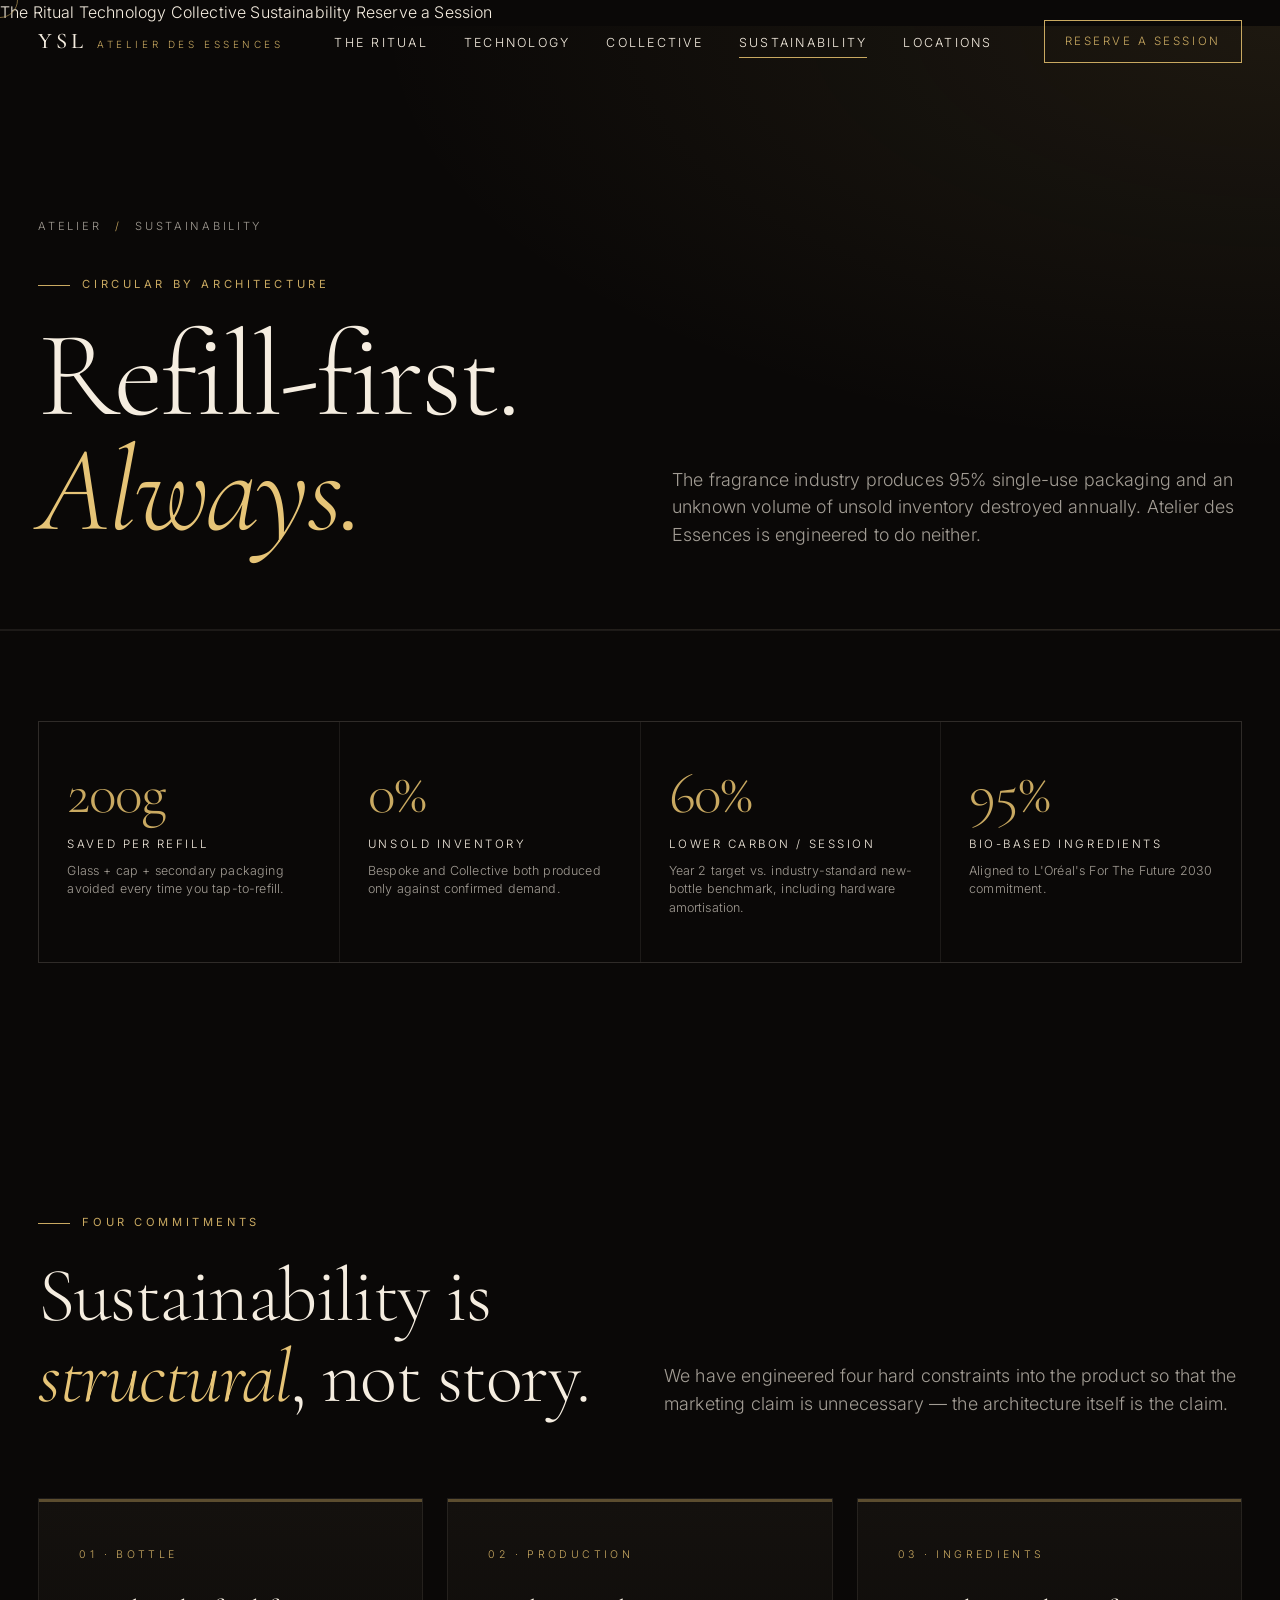
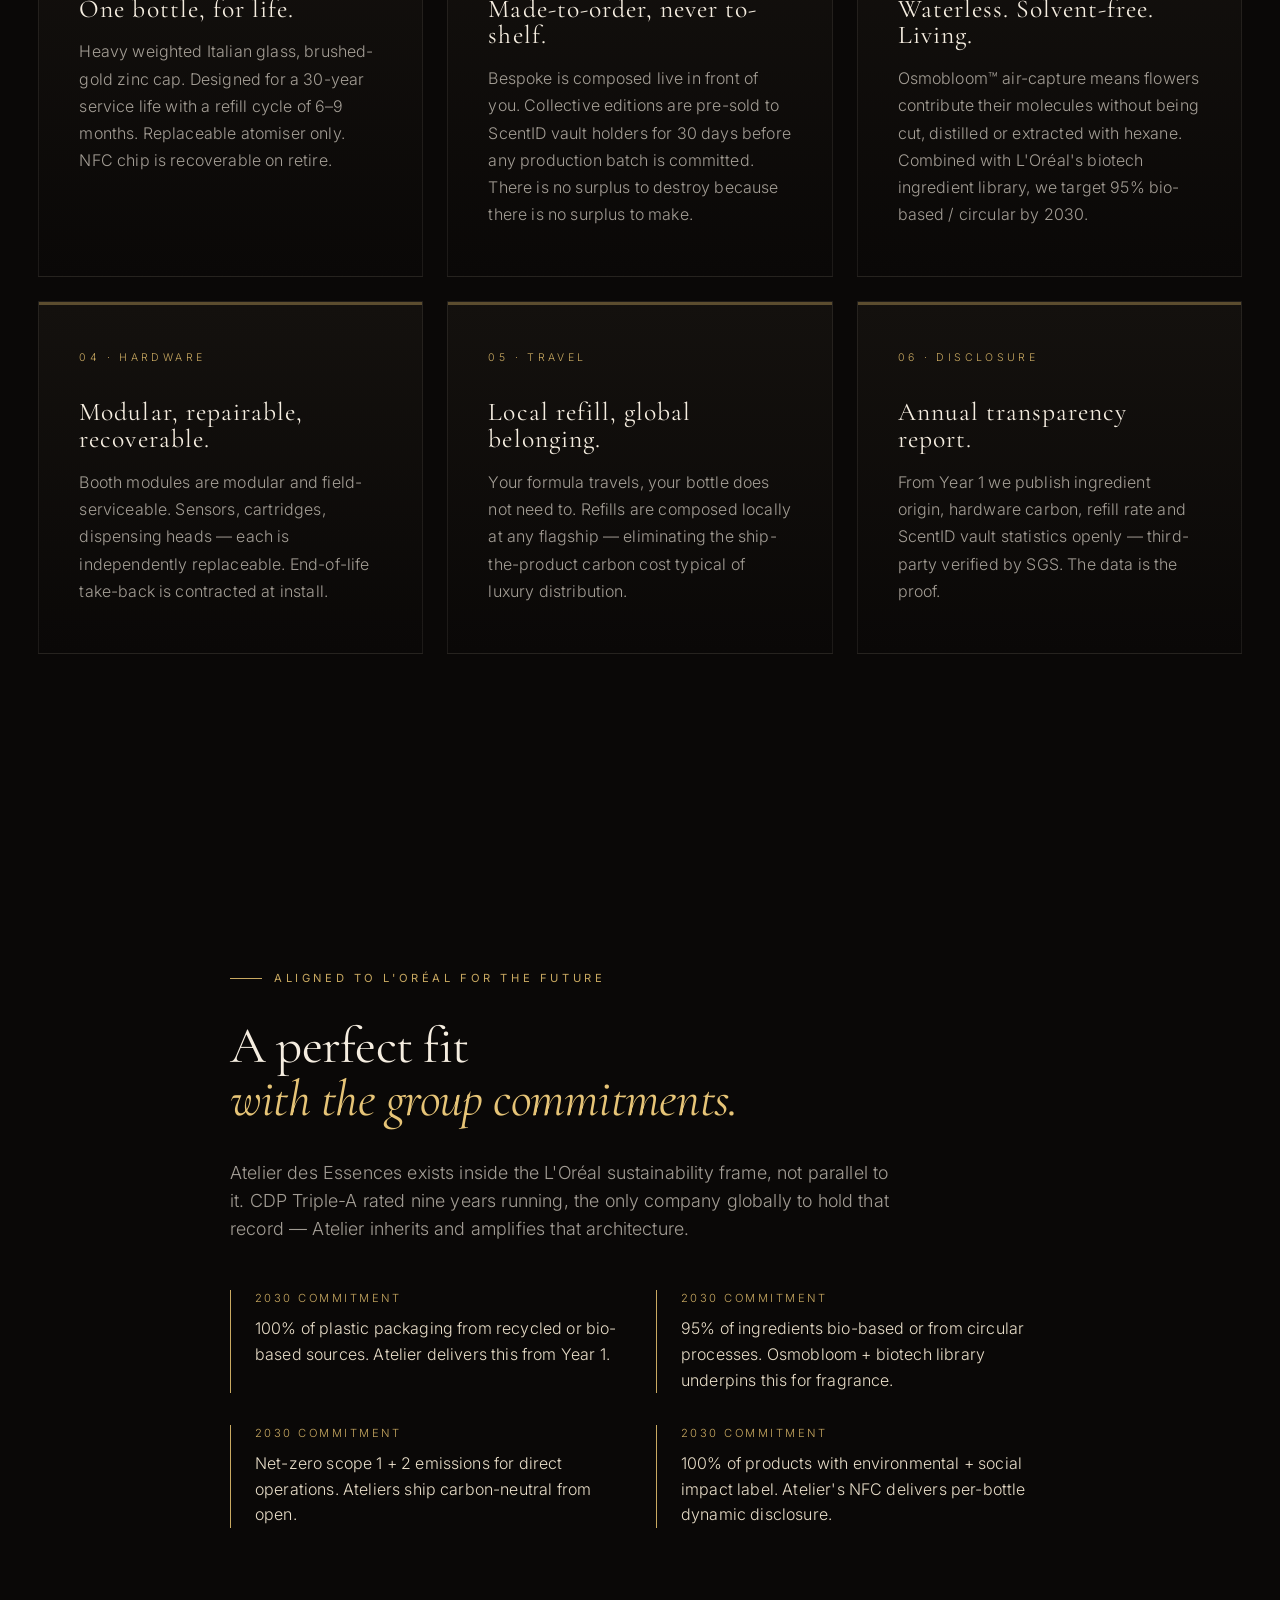
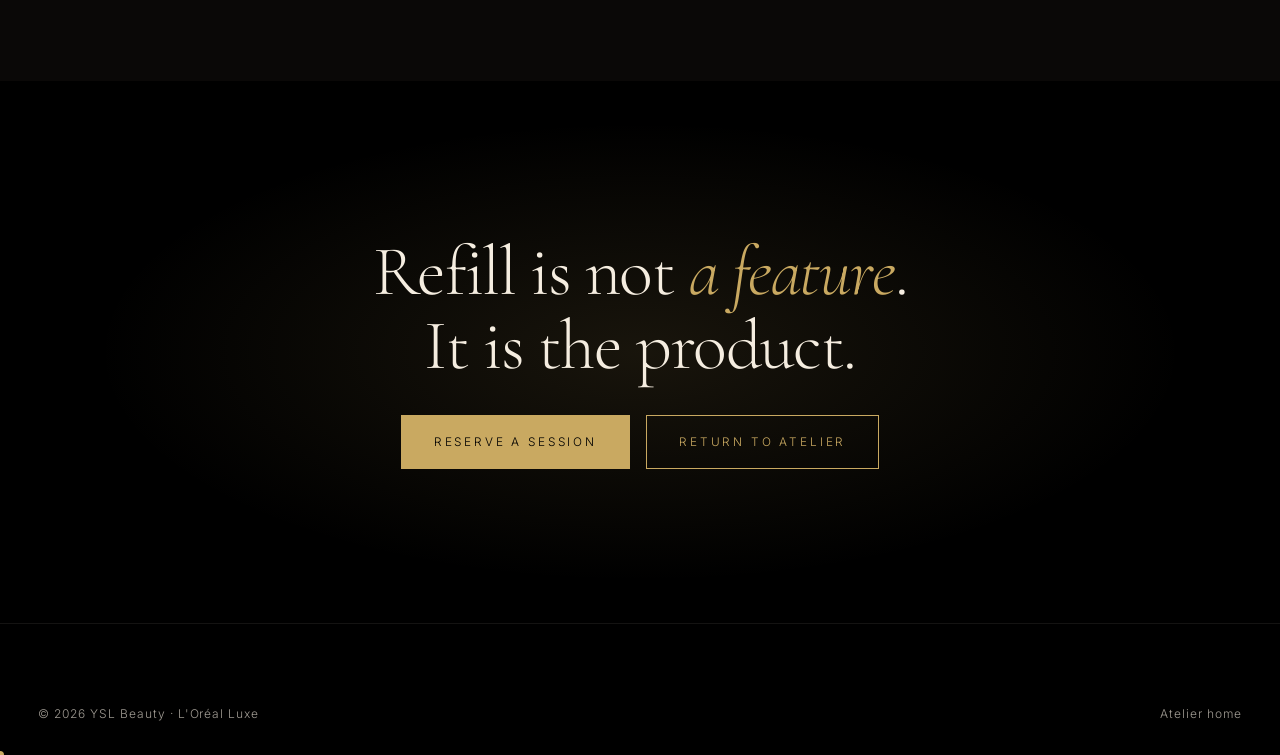
<file: pages/sustainability.html>
<!DOCTYPE html>
<html lang="en">
<head>
  <meta charset="UTF-8" />
  <meta name="viewport" content="width=device-width, initial-scale=1.0" />
  <title>Sustainability — Atelier des Essences</title>
  <meta name="description" content="Refill-first, made-on-demand, waterless. The circular architecture of the Atelier des Essences." />
  <link rel="preconnect" href="https://fonts.googleapis.com" />
  <link rel="preconnect" href="https://fonts.gstatic.com" crossorigin />
  <link href="https://fonts.googleapis.com/css2?family=Cormorant+Garamond:ital,wght@0,300;0,400;0,500;1,300;1,400&family=Inter:wght@300;400;500&family=Italiana&family=JetBrains+Mono:wght@400&display=swap" rel="stylesheet" />
  <link rel="stylesheet" href="../css/styles.css" />
</head>
<body>

  <div class="loader">
    <div class="loader-mark">Sustainability</div>
    <div class="loader-bar"></div>
  </div>

  <nav class="nav">
    <div class="nav-inner">
      <a href="../index.html" class="logo">
        <span class="logo-mark">YSL</span>
        <span class="logo-sub">Atelier des Essences</span>
      </a>
      <ul class="nav-links">
        <li><a href="experience.html">The Ritual</a></li>
        <li><a href="technology.html">Technology</a></li>
        <li><a href="collective.html">Collective</a></li>
        <li><a href="sustainability.html" class="active">Sustainability</a></li>
        <li><a href="../index.html#timeline">Locations</a></li>
      </ul>
      <a href="book.html" class="nav-cta">Reserve a Session</a>
      <button class="nav-toggle" aria-label="Menu"><span></span><span></span><span></span></button>
    </div>
  </nav>

  <div class="mobile-menu">
    <a href="experience.html">The Ritual</a>
    <a href="technology.html">Technology</a>
    <a href="collective.html">Collective</a>
    <a href="sustainability.html">Sustainability</a>
    <a href="book.html">Reserve a Session</a>
  </div>

  <header class="page-head">
    <div class="container">
      <div class="crumbs reveal"><a href="../index.html">Atelier</a> <span>/</span> Sustainability</div>
      <div class="page-head-grid">
        <div>
          <div class="eyebrow reveal">Circular by architecture</div>
          <h1 class="display-xl reveal reveal-delay-1" style="margin-top: 1.5rem;">Refill-first.<br /><em>Always.</em></h1>
        </div>
        <p class="lede reveal reveal-delay-2">
          The fragrance industry produces 95% single-use packaging and an
          unknown volume of unsold inventory destroyed annually. Atelier des
          Essences is engineered to do neither.
        </p>
      </div>
    </div>
  </header>

  <!-- KPIs -->
  <section class="section-tight metrics" style="border-top: 1px solid var(--line-soft);">
    <div class="container">
      <div class="metrics-grid">
        <div class="metric reveal">
          <div class="metric-value"><span data-count="200">0</span>g</div>
          <div class="metric-label">Saved per refill</div>
          <div class="metric-desc">Glass + cap + secondary packaging avoided every time you tap-to-refill.</div>
        </div>
        <div class="metric reveal reveal-delay-1">
          <div class="metric-value"><span data-count="0">0</span>%</div>
          <div class="metric-label">Unsold inventory</div>
          <div class="metric-desc">Bespoke and Collective both produced only against confirmed demand.</div>
        </div>
        <div class="metric reveal reveal-delay-2">
          <div class="metric-value"><span data-count="60">0</span>%</div>
          <div class="metric-label">Lower carbon / session</div>
          <div class="metric-desc">Year 2 target vs. industry-standard new-bottle benchmark, including hardware amortisation.</div>
        </div>
        <div class="metric reveal reveal-delay-3">
          <div class="metric-value"><span data-count="95">0</span>%</div>
          <div class="metric-label">Bio-based ingredients</div>
          <div class="metric-desc">Aligned to L'Oréal's For The Future 2030 commitment.</div>
        </div>
      </div>
    </div>
  </section>

  <!-- Pillars -->
  <section class="section pillars">
    <div class="container">
      <div class="section-head">
        <div>
          <div class="eyebrow reveal">Four commitments</div>
          <h2 class="display-lg reveal reveal-delay-1" style="margin-top: 1.5rem;">Sustainability is<br /><em>structural</em>, not story.</h2>
        </div>
        <p class="lede reveal reveal-delay-2">
          We have engineered four hard constraints into the product so that the
          marketing claim is unnecessary — the architecture itself is the
          claim.
        </p>
      </div>

      <div class="pillar-grid">
        <article class="pillar reveal">
          <div class="pillar-eyebrow">01 · Bottle</div>
          <h3 class="pillar-title">One bottle, for life.</h3>
          <p style="color: var(--mist); margin-top: 1rem; line-height: 1.7;">Heavy weighted Italian glass, brushed-gold zinc cap. Designed for a 30-year service life with a refill cycle of 6–9 months. Replaceable atomiser only. NFC chip is recoverable on retire.</p>
        </article>

        <article class="pillar reveal reveal-delay-1">
          <div class="pillar-eyebrow">02 · Production</div>
          <h3 class="pillar-title">Made-to-order, never to-shelf.</h3>
          <p style="color: var(--mist); margin-top: 1rem; line-height: 1.7;">Bespoke is composed live in front of you. Collective editions are pre-sold to ScentID vault holders for 30 days before any production batch is committed. There is no surplus to destroy because there is no surplus to make.</p>
        </article>

        <article class="pillar reveal reveal-delay-2">
          <div class="pillar-eyebrow">03 · Ingredients</div>
          <h3 class="pillar-title">Waterless. Solvent-free. Living.</h3>
          <p style="color: var(--mist); margin-top: 1rem; line-height: 1.7;">Osmobloom™ air-capture means flowers contribute their molecules without being cut, distilled or extracted with hexane. Combined with L'Oréal's biotech ingredient library, we target 95% bio-based / circular by 2030.</p>
        </article>
      </div>

      <div class="pillar-grid" style="margin-top: 1.5rem;">
        <article class="pillar reveal">
          <div class="pillar-eyebrow">04 · Hardware</div>
          <h3 class="pillar-title">Modular, repairable, recoverable.</h3>
          <p style="color: var(--mist); margin-top: 1rem; line-height: 1.7;">Booth modules are modular and field-serviceable. Sensors, cartridges, dispensing heads — each is independently replaceable. End-of-life take-back is contracted at install.</p>
        </article>

        <article class="pillar reveal reveal-delay-1">
          <div class="pillar-eyebrow">05 · Travel</div>
          <h3 class="pillar-title">Local refill, global belonging.</h3>
          <p style="color: var(--mist); margin-top: 1rem; line-height: 1.7;">Your formula travels, your bottle does not need to. Refills are composed locally at any flagship — eliminating the ship-the-product carbon cost typical of luxury distribution.</p>
        </article>

        <article class="pillar reveal reveal-delay-2">
          <div class="pillar-eyebrow">06 · Disclosure</div>
          <h3 class="pillar-title">Annual transparency report.</h3>
          <p style="color: var(--mist); margin-top: 1rem; line-height: 1.7;">From Year 1 we publish ingredient origin, hardware carbon, refill rate and ScentID vault statistics openly — third-party verified by SGS. The data is the proof.</p>
        </article>
      </div>
    </div>
  </section>

  <!-- L'Oréal alignment -->
  <section class="section">
    <div class="container">
      <div style="max-width: 820px; margin: 0 auto;">
        <div class="eyebrow reveal">Aligned to L'Oréal For the Future</div>
        <h2 class="display-md reveal reveal-delay-1" style="margin-top: 2rem;">A perfect fit<br /><em>with the group commitments.</em></h2>
        <p class="lede reveal reveal-delay-2" style="margin-top: 2rem;">
          Atelier des Essences exists inside the L'Oréal sustainability frame, not
          parallel to it. CDP Triple-A rated nine years running, the only company
          globally to hold that record — Atelier inherits and amplifies that
          architecture.
        </p>

        <div style="display: grid; grid-template-columns: repeat(2, 1fr); gap: 2rem; margin-top: 3rem;" class="reveal reveal-delay-3">
          <div style="border-left: 1px solid var(--gold); padding-left: 1.5rem;">
            <p style="font-size: 0.7rem; letter-spacing: 0.22em; text-transform: uppercase; color: var(--gold); margin-bottom: 0.5rem;">2030 Commitment</p>
            <p style="color: var(--cream-soft); line-height: 1.6;">100% of plastic packaging from recycled or bio-based sources. Atelier delivers this from Year 1.</p>
          </div>
          <div style="border-left: 1px solid var(--gold); padding-left: 1.5rem;">
            <p style="font-size: 0.7rem; letter-spacing: 0.22em; text-transform: uppercase; color: var(--gold); margin-bottom: 0.5rem;">2030 Commitment</p>
            <p style="color: var(--cream-soft); line-height: 1.6;">95% of ingredients bio-based or from circular processes. Osmobloom + biotech library underpins this for fragrance.</p>
          </div>
          <div style="border-left: 1px solid var(--gold); padding-left: 1.5rem;">
            <p style="font-size: 0.7rem; letter-spacing: 0.22em; text-transform: uppercase; color: var(--gold); margin-bottom: 0.5rem;">2030 Commitment</p>
            <p style="color: var(--cream-soft); line-height: 1.6;">Net-zero scope 1 + 2 emissions for direct operations. Ateliers ship carbon-neutral from open.</p>
          </div>
          <div style="border-left: 1px solid var(--gold); padding-left: 1.5rem;">
            <p style="font-size: 0.7rem; letter-spacing: 0.22em; text-transform: uppercase; color: var(--gold); margin-bottom: 0.5rem;">2030 Commitment</p>
            <p style="color: var(--cream-soft); line-height: 1.6;">100% of products with environmental + social impact label. Atelier's NFC delivers per-bottle dynamic disclosure.</p>
          </div>
        </div>
      </div>
    </div>
  </section>

  <section class="section cta">
    <div class="container cta-inner">
      <h2 class="cta-title reveal">Refill is not <em>a feature</em>.<br />It is the product.</h2>
      <div class="cta-actions reveal reveal-delay-1" style="margin-top: 2rem;">
        <a href="book.html" class="btn btn-primary">Reserve a Session</a>
        <a href="../index.html" class="btn">Return to Atelier</a>
      </div>
    </div>
  </section>

  <footer class="footer">
    <div class="container">
      <div class="footer-bottom" style="border-top: 0; padding-top: 0;">
        <div>© 2026 YSL Beauty · L'Oréal Luxe</div>
        <div><a href="../index.html">Atelier home</a></div>
      </div>
    </div>
  </footer>

  <script src="../js/main.js"></script>
</body>
</html>
</file>
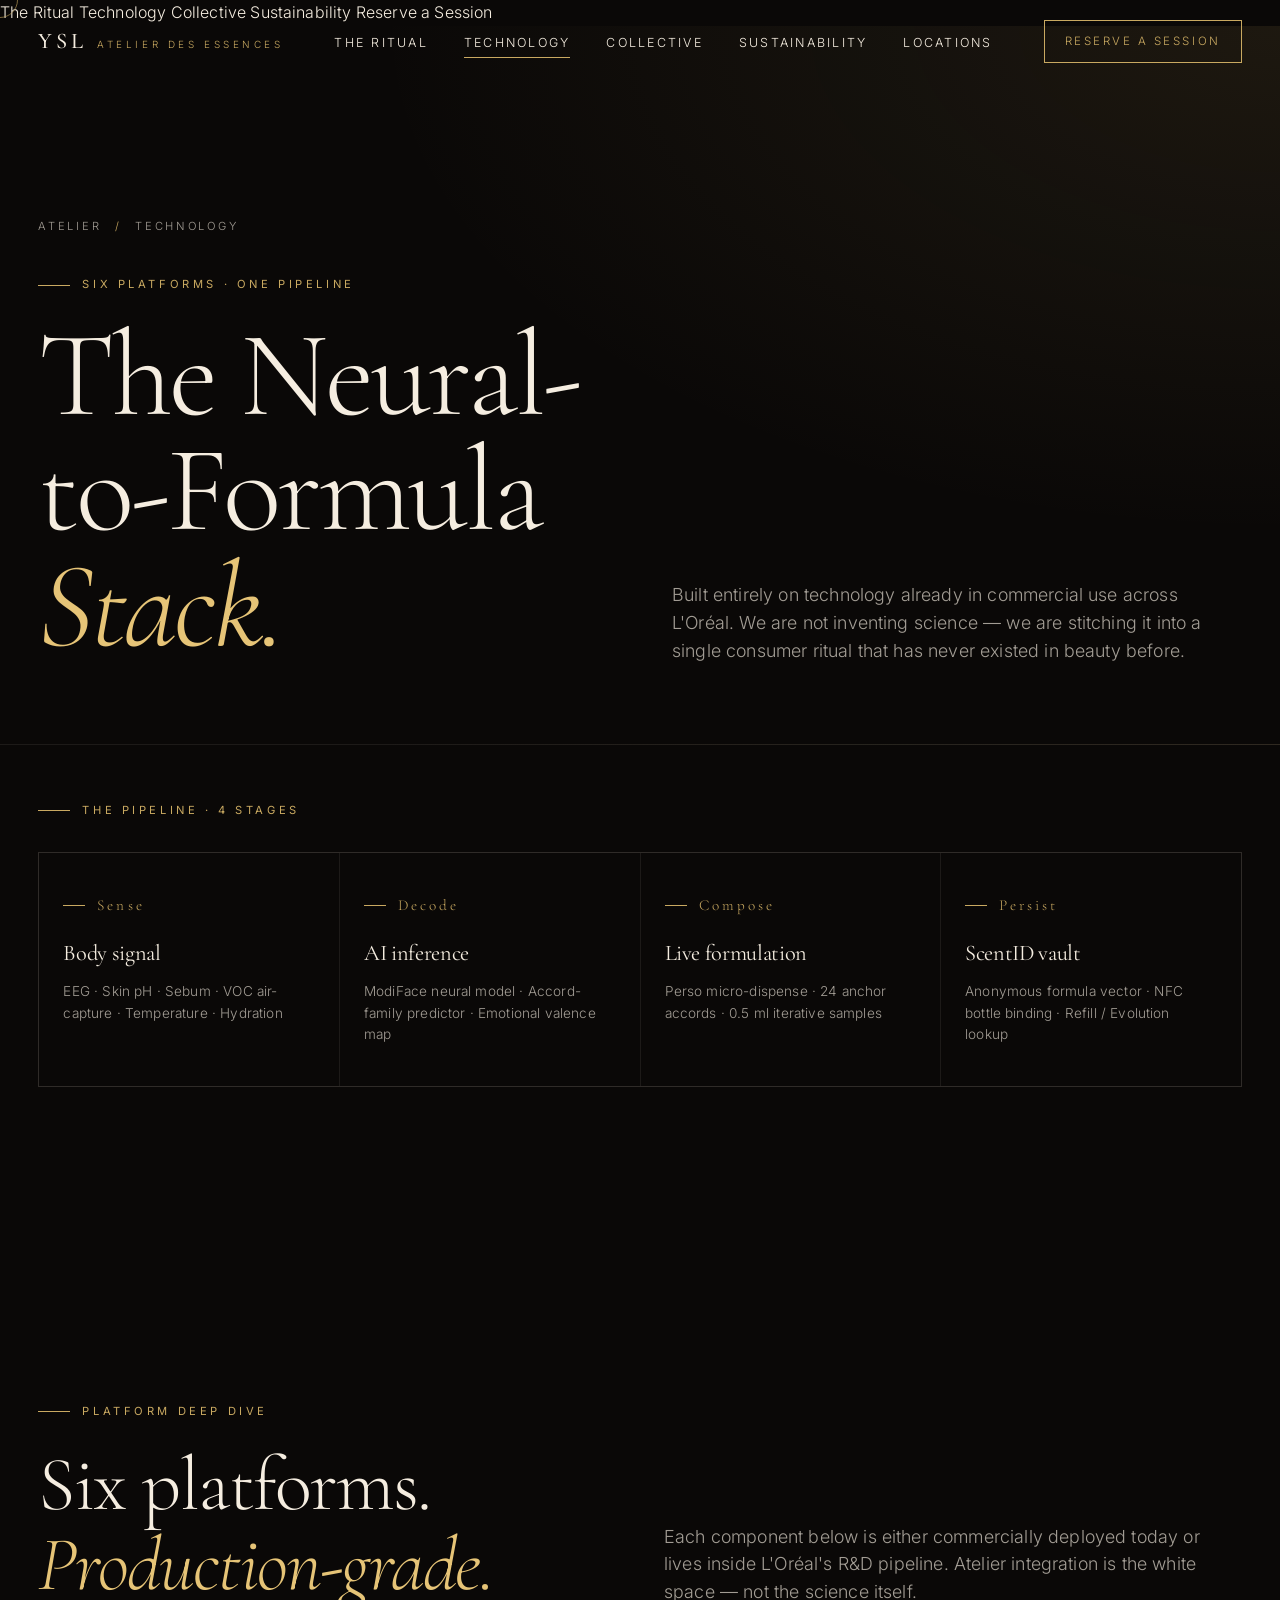
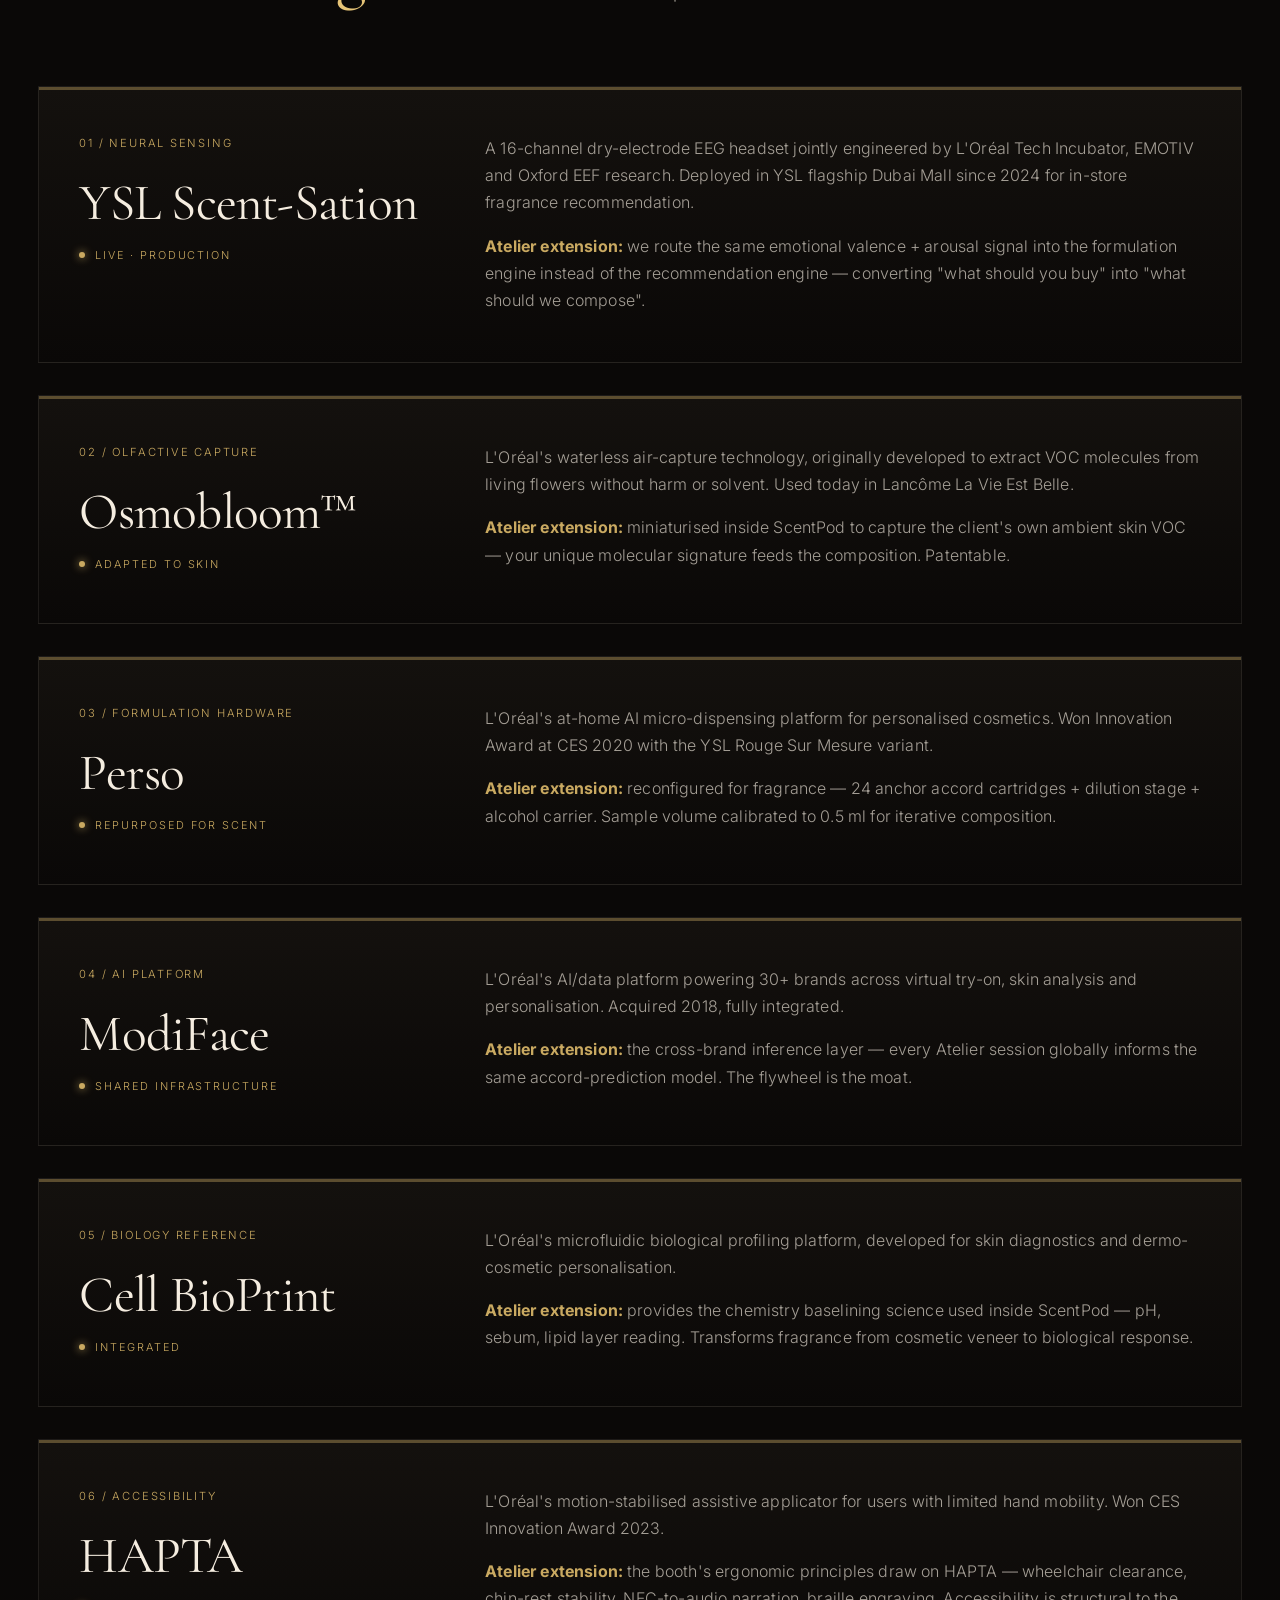
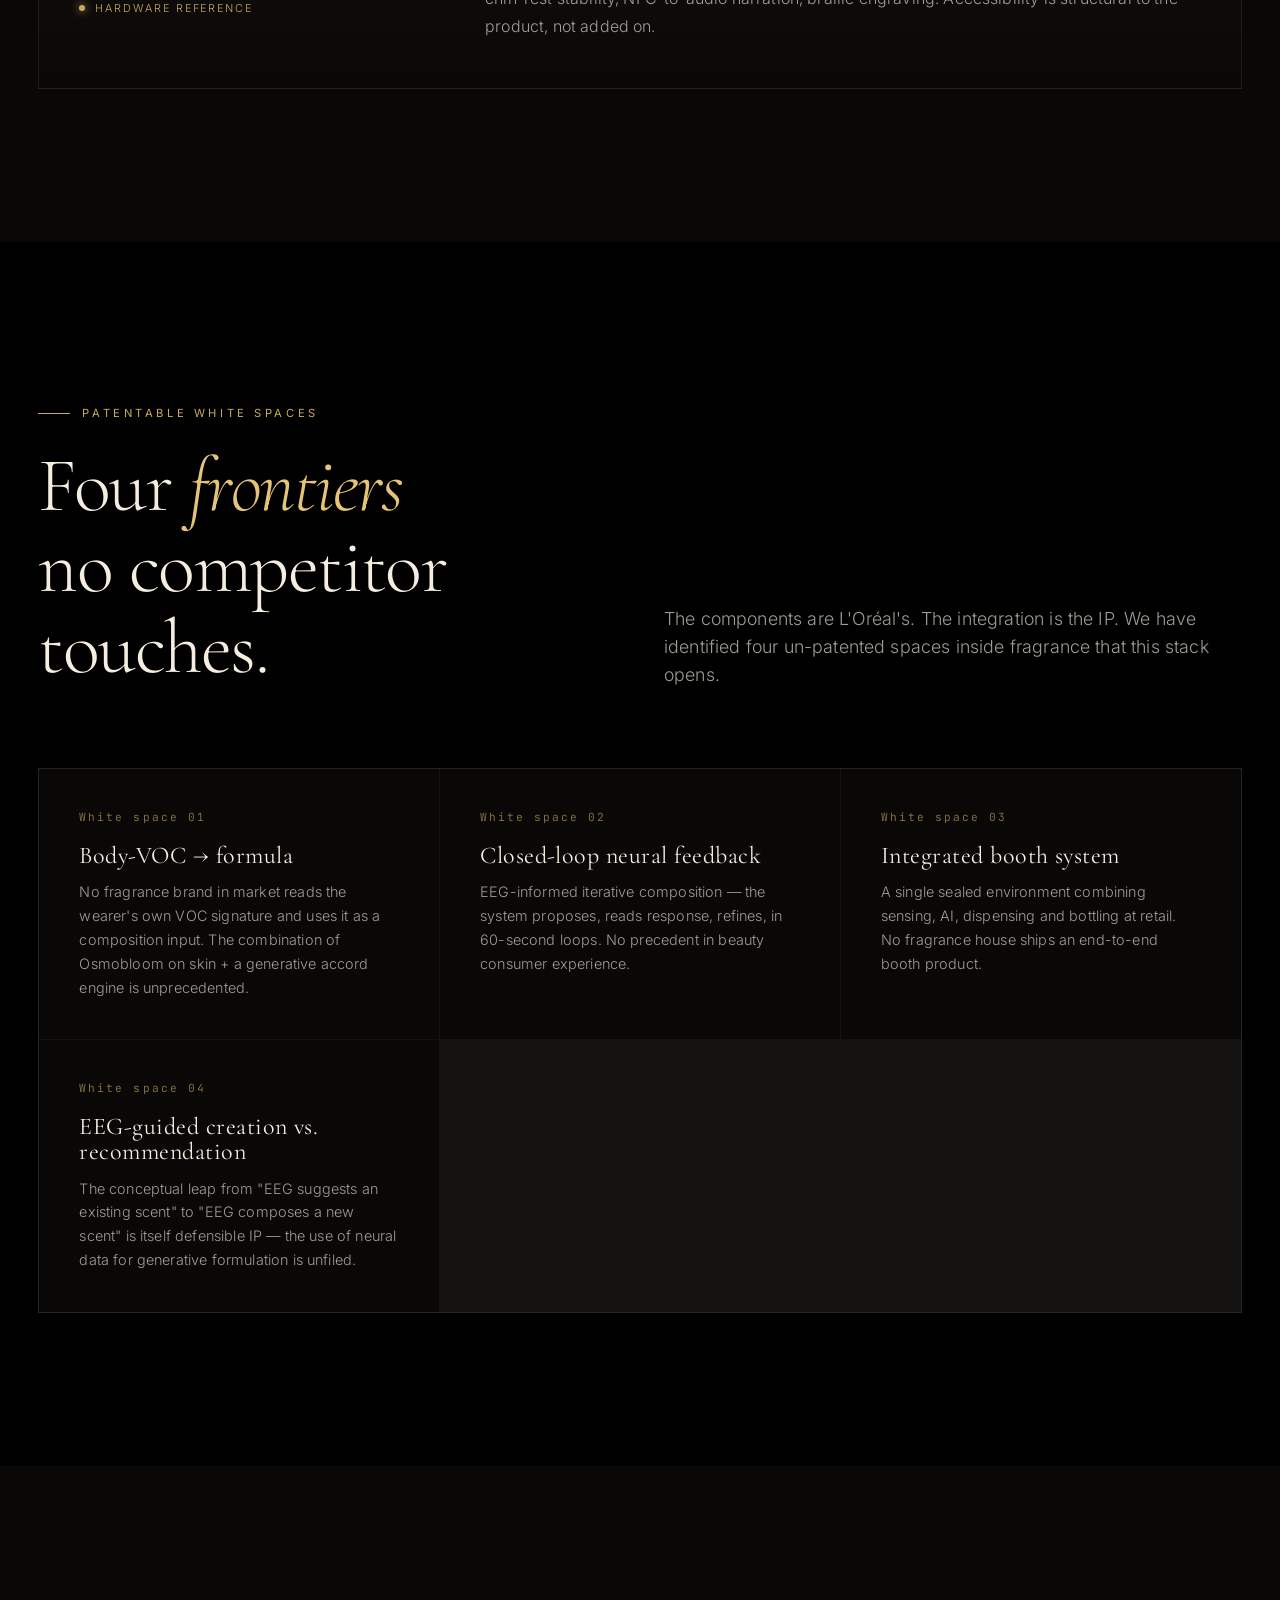
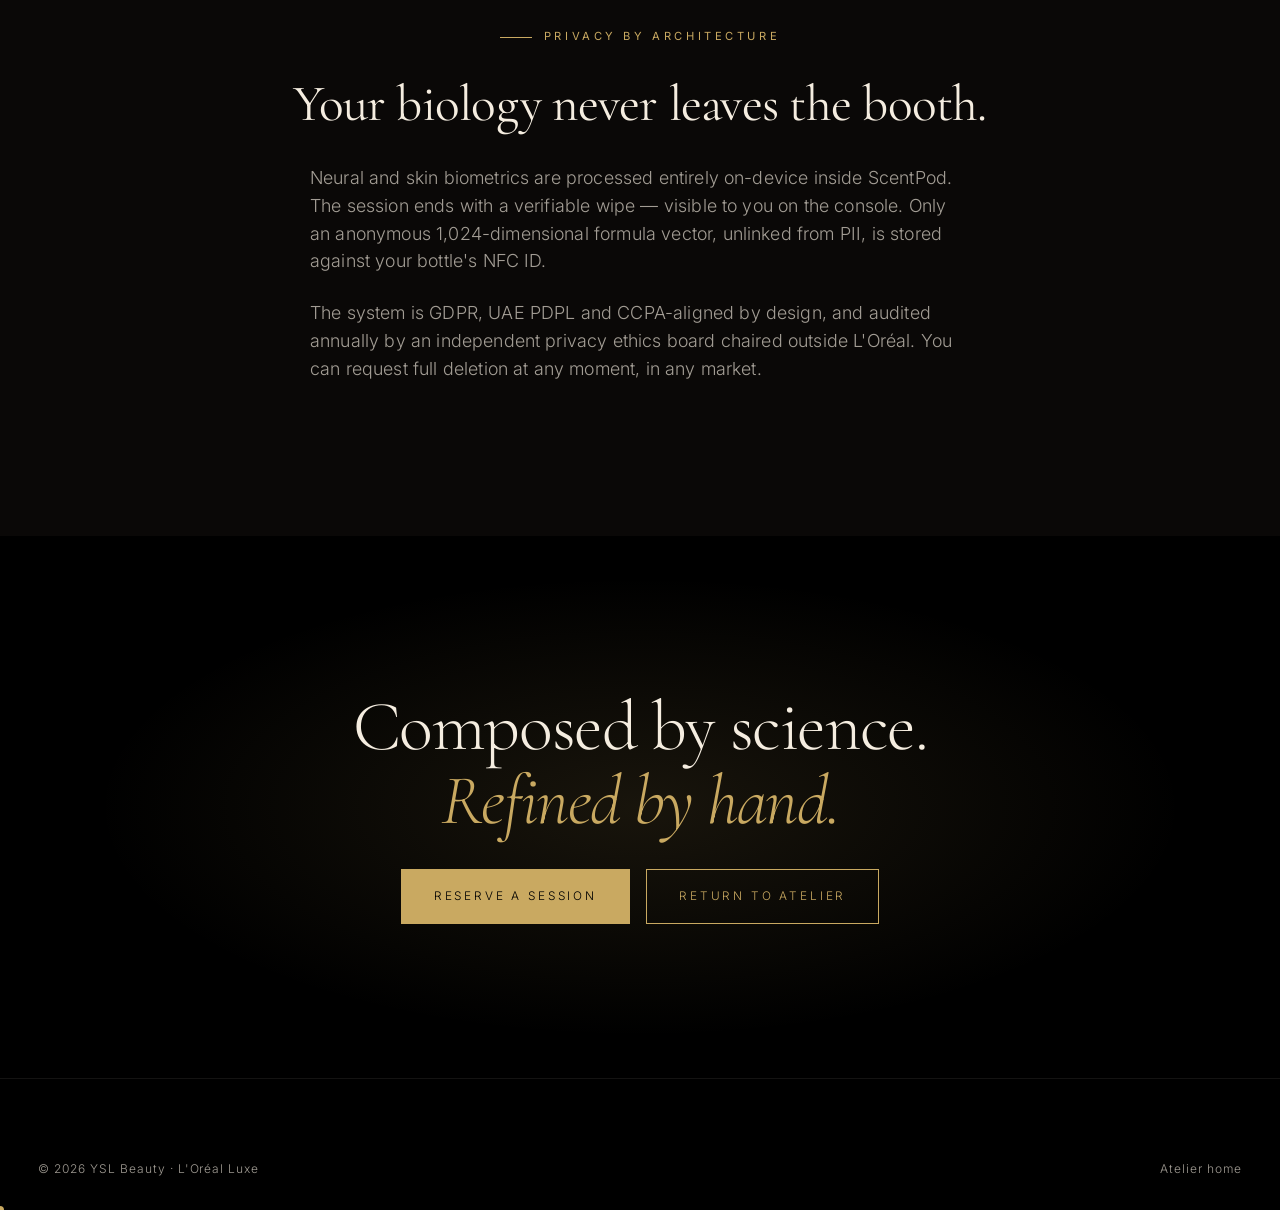
<file: pages/technology.html>
<!DOCTYPE html>
<html lang="en">
<head>
  <meta charset="UTF-8" />
  <meta name="viewport" content="width=device-width, initial-scale=1.0" />
  <title>Technology — Atelier des Essences</title>
  <meta name="description" content="The neural-to-formula pipeline behind Atelier des Essences — built on six L'Oréal platforms already in commercial use." />
  <link rel="preconnect" href="https://fonts.googleapis.com" />
  <link rel="preconnect" href="https://fonts.gstatic.com" crossorigin />
  <link href="https://fonts.googleapis.com/css2?family=Cormorant+Garamond:ital,wght@0,300;0,400;0,500;1,300;1,400&family=Inter:wght@300;400;500&family=Italiana&family=JetBrains+Mono:wght@400&display=swap" rel="stylesheet" />
  <link rel="stylesheet" href="../css/styles.css" />
</head>
<body>

  <div class="loader">
    <div class="loader-mark">Technology</div>
    <div class="loader-bar"></div>
  </div>

  <nav class="nav">
    <div class="nav-inner">
      <a href="../index.html" class="logo">
        <span class="logo-mark">YSL</span>
        <span class="logo-sub">Atelier des Essences</span>
      </a>
      <ul class="nav-links">
        <li><a href="experience.html">The Ritual</a></li>
        <li><a href="technology.html" class="active">Technology</a></li>
        <li><a href="collective.html">Collective</a></li>
        <li><a href="sustainability.html">Sustainability</a></li>
        <li><a href="../index.html#timeline">Locations</a></li>
      </ul>
      <a href="book.html" class="nav-cta">Reserve a Session</a>
      <button class="nav-toggle" aria-label="Menu"><span></span><span></span><span></span></button>
    </div>
  </nav>

  <div class="mobile-menu">
    <a href="experience.html">The Ritual</a>
    <a href="technology.html">Technology</a>
    <a href="collective.html">Collective</a>
    <a href="sustainability.html">Sustainability</a>
    <a href="book.html">Reserve a Session</a>
  </div>

  <header class="page-head">
    <div class="container">
      <div class="crumbs reveal"><a href="../index.html">Atelier</a> <span>/</span> Technology</div>
      <div class="page-head-grid">
        <div>
          <div class="eyebrow reveal">Six platforms · One pipeline</div>
          <h1 class="display-xl reveal reveal-delay-1" style="margin-top: 1.5rem;">The Neural-to-Formula<br /><em>Stack.</em></h1>
        </div>
        <p class="lede reveal reveal-delay-2">
          Built entirely on technology already in commercial use across L'Oréal.
          We are not inventing science — we are stitching it into a single
          consumer ritual that has never existed in beauty before.
        </p>
      </div>
    </div>
  </header>

  <!-- Pipeline diagram -->
  <section class="section" style="padding-top: 3rem;">
    <div class="container">
      <div class="eyebrow reveal" style="margin-bottom: 2rem;">The pipeline · 4 stages</div>

      <div style="display: grid; grid-template-columns: repeat(4, 1fr); gap: 1px; background: var(--line-soft); border: 1px solid var(--line-soft);" class="reveal">
        <div style="background: var(--bg-deep); padding: 2.5rem 1.5rem;">
          <div class="step-num">Sense</div>
          <h3 style="font-family: var(--font-display); font-size: 1.4rem; margin: 1rem 0;">Body signal</h3>
          <p style="font-size: 0.85rem; color: var(--mist); line-height: 1.6;">EEG · Skin pH · Sebum · VOC air-capture · Temperature · Hydration</p>
        </div>
        <div style="background: var(--bg-deep); padding: 2.5rem 1.5rem;">
          <div class="step-num">Decode</div>
          <h3 style="font-family: var(--font-display); font-size: 1.4rem; margin: 1rem 0;">AI inference</h3>
          <p style="font-size: 0.85rem; color: var(--mist); line-height: 1.6;">ModiFace neural model · Accord-family predictor · Emotional valence map</p>
        </div>
        <div style="background: var(--bg-deep); padding: 2.5rem 1.5rem;">
          <div class="step-num">Compose</div>
          <h3 style="font-family: var(--font-display); font-size: 1.4rem; margin: 1rem 0;">Live formulation</h3>
          <p style="font-size: 0.85rem; color: var(--mist); line-height: 1.6;">Perso micro-dispense · 24 anchor accords · 0.5 ml iterative samples</p>
        </div>
        <div style="background: var(--bg-deep); padding: 2.5rem 1.5rem;">
          <div class="step-num">Persist</div>
          <h3 style="font-family: var(--font-display); font-size: 1.4rem; margin: 1rem 0;">ScentID vault</h3>
          <p style="font-size: 0.85rem; color: var(--mist); line-height: 1.6;">Anonymous formula vector · NFC bottle binding · Refill / Evolution lookup</p>
        </div>
      </div>
    </div>
  </section>

  <!-- Detail per platform -->
  <section class="section pillars">
    <div class="container">

      <div class="section-head">
        <div>
          <div class="eyebrow reveal">Platform deep dive</div>
          <h2 class="display-lg reveal reveal-delay-1" style="margin-top: 1.5rem;">Six platforms.<br /><em>Production-grade.</em></h2>
        </div>
        <p class="lede reveal reveal-delay-2">
          Each component below is either commercially deployed today or lives
          inside L'Oréal's R&amp;D pipeline. Atelier integration is the white
          space — not the science itself.
        </p>
      </div>

      <div style="display: grid; gap: 2rem;">

        <article class="pillar reveal" style="display: grid; grid-template-columns: 1fr 2fr; gap: 3rem;">
          <div>
            <div class="tech-card-meta">01 / Neural Sensing</div>
            <h3 class="display-md" style="margin-top: 0.5rem;">YSL Scent-Sation</h3>
            <span class="tech-card-status" style="margin-top: 1rem;">Live · Production</span>
          </div>
          <div>
            <p style="color: var(--mist); margin-bottom: 1rem; line-height: 1.7;">A 16-channel dry-electrode EEG headset jointly engineered by L'Oréal Tech Incubator, EMOTIV and Oxford EEF research. Deployed in YSL flagship Dubai Mall since 2024 for in-store fragrance recommendation.</p>
            <p style="color: var(--mist); line-height: 1.7;"><strong style="color: var(--gold);">Atelier extension:</strong> we route the same emotional valence + arousal signal into the formulation engine instead of the recommendation engine — converting "what should you buy" into "what should we compose".</p>
          </div>
        </article>

        <article class="pillar reveal" style="display: grid; grid-template-columns: 1fr 2fr; gap: 3rem;">
          <div>
            <div class="tech-card-meta">02 / Olfactive Capture</div>
            <h3 class="display-md" style="margin-top: 0.5rem;">Osmobloom™</h3>
            <span class="tech-card-status" style="margin-top: 1rem;">Adapted to skin</span>
          </div>
          <div>
            <p style="color: var(--mist); margin-bottom: 1rem; line-height: 1.7;">L'Oréal's waterless air-capture technology, originally developed to extract VOC molecules from living flowers without harm or solvent. Used today in Lancôme La Vie Est Belle.</p>
            <p style="color: var(--mist); line-height: 1.7;"><strong style="color: var(--gold);">Atelier extension:</strong> miniaturised inside ScentPod to capture the client's own ambient skin VOC — your unique molecular signature feeds the composition. Patentable.</p>
          </div>
        </article>

        <article class="pillar reveal" style="display: grid; grid-template-columns: 1fr 2fr; gap: 3rem;">
          <div>
            <div class="tech-card-meta">03 / Formulation Hardware</div>
            <h3 class="display-md" style="margin-top: 0.5rem;">Perso</h3>
            <span class="tech-card-status" style="margin-top: 1rem;">Repurposed for scent</span>
          </div>
          <div>
            <p style="color: var(--mist); margin-bottom: 1rem; line-height: 1.7;">L'Oréal's at-home AI micro-dispensing platform for personalised cosmetics. Won Innovation Award at CES 2020 with the YSL Rouge Sur Mesure variant.</p>
            <p style="color: var(--mist); line-height: 1.7;"><strong style="color: var(--gold);">Atelier extension:</strong> reconfigured for fragrance — 24 anchor accord cartridges + dilution stage + alcohol carrier. Sample volume calibrated to 0.5 ml for iterative composition.</p>
          </div>
        </article>

        <article class="pillar reveal" style="display: grid; grid-template-columns: 1fr 2fr; gap: 3rem;">
          <div>
            <div class="tech-card-meta">04 / AI Platform</div>
            <h3 class="display-md" style="margin-top: 0.5rem;">ModiFace</h3>
            <span class="tech-card-status" style="margin-top: 1rem;">Shared infrastructure</span>
          </div>
          <div>
            <p style="color: var(--mist); margin-bottom: 1rem; line-height: 1.7;">L'Oréal's AI/data platform powering 30+ brands across virtual try-on, skin analysis and personalisation. Acquired 2018, fully integrated.</p>
            <p style="color: var(--mist); line-height: 1.7;"><strong style="color: var(--gold);">Atelier extension:</strong> the cross-brand inference layer — every Atelier session globally informs the same accord-prediction model. The flywheel is the moat.</p>
          </div>
        </article>

        <article class="pillar reveal" style="display: grid; grid-template-columns: 1fr 2fr; gap: 3rem;">
          <div>
            <div class="tech-card-meta">05 / Biology Reference</div>
            <h3 class="display-md" style="margin-top: 0.5rem;">Cell BioPrint</h3>
            <span class="tech-card-status" style="margin-top: 1rem;">Integrated</span>
          </div>
          <div>
            <p style="color: var(--mist); margin-bottom: 1rem; line-height: 1.7;">L'Oréal's microfluidic biological profiling platform, developed for skin diagnostics and dermo-cosmetic personalisation.</p>
            <p style="color: var(--mist); line-height: 1.7;"><strong style="color: var(--gold);">Atelier extension:</strong> provides the chemistry baselining science used inside ScentPod — pH, sebum, lipid layer reading. Transforms fragrance from cosmetic veneer to biological response.</p>
          </div>
        </article>

        <article class="pillar reveal" style="display: grid; grid-template-columns: 1fr 2fr; gap: 3rem;">
          <div>
            <div class="tech-card-meta">06 / Accessibility</div>
            <h3 class="display-md" style="margin-top: 0.5rem;">HAPTA</h3>
            <span class="tech-card-status" style="margin-top: 1rem;">Hardware reference</span>
          </div>
          <div>
            <p style="color: var(--mist); margin-bottom: 1rem; line-height: 1.7;">L'Oréal's motion-stabilised assistive applicator for users with limited hand mobility. Won CES Innovation Award 2023.</p>
            <p style="color: var(--mist); line-height: 1.7;"><strong style="color: var(--gold);">Atelier extension:</strong> the booth's ergonomic principles draw on HAPTA — wheelchair clearance, chin-rest stability, NFC-to-audio narration, braille engraving. Accessibility is structural to the product, not added on.</p>
          </div>
        </article>

      </div>
    </div>
  </section>

  <!-- IP / White spaces -->
  <section class="section tech">
    <div class="container">
      <div class="section-head">
        <div>
          <div class="eyebrow reveal">Patentable white spaces</div>
          <h2 class="display-lg reveal reveal-delay-1" style="margin-top: 1.5rem;">Four <em>frontiers</em><br />no competitor touches.</h2>
        </div>
        <p class="lede reveal reveal-delay-2">
          The components are L'Oréal's. The integration is the IP. We have
          identified four un-patented spaces inside fragrance that this stack
          opens.
        </p>
      </div>

      <div class="tech-grid">
        <article class="tech-card reveal">
          <div class="tech-card-num">White space 01</div>
          <h3 class="tech-card-title">Body-VOC → formula</h3>
          <p class="tech-card-desc">No fragrance brand in market reads the wearer's own VOC signature and uses it as a composition input. The combination of Osmobloom on skin + a generative accord engine is unprecedented.</p>
        </article>
        <article class="tech-card reveal reveal-delay-1">
          <div class="tech-card-num">White space 02</div>
          <h3 class="tech-card-title">Closed-loop neural feedback</h3>
          <p class="tech-card-desc">EEG-informed iterative composition — the system proposes, reads response, refines, in 60-second loops. No precedent in beauty consumer experience.</p>
        </article>
        <article class="tech-card reveal reveal-delay-2">
          <div class="tech-card-num">White space 03</div>
          <h3 class="tech-card-title">Integrated booth system</h3>
          <p class="tech-card-desc">A single sealed environment combining sensing, AI, dispensing and bottling at retail. No fragrance house ships an end-to-end booth product.</p>
        </article>
        <article class="tech-card reveal">
          <div class="tech-card-num">White space 04</div>
          <h3 class="tech-card-title">EEG-guided creation vs. recommendation</h3>
          <p class="tech-card-desc">The conceptual leap from "EEG suggests an existing scent" to "EEG composes a new scent" is itself defensible IP — the use of neural data for generative formulation is unfiled.</p>
        </article>
      </div>
    </div>
  </section>

  <!-- Privacy commitment -->
  <section class="section">
    <div class="container">
      <div style="max-width: 820px; margin: 0 auto; text-align: center;">
        <div class="eyebrow reveal" style="justify-content: center; display: inline-flex;">Privacy by architecture</div>
        <h2 class="display-md reveal reveal-delay-1" style="margin-top: 2rem;">Your biology never leaves the booth.</h2>
        <p class="lede reveal reveal-delay-2" style="margin: 2rem auto 0; text-align: left;">
          Neural and skin biometrics are processed entirely on-device inside
          ScentPod. The session ends with a verifiable wipe — visible to you on
          the console. Only an anonymous 1,024-dimensional formula vector,
          unlinked from PII, is stored against your bottle's NFC ID.
        </p>
        <p class="lede reveal reveal-delay-3" style="margin: 1.5rem auto 0; text-align: left;">
          The system is GDPR, UAE PDPL and CCPA-aligned by design, and audited
          annually by an independent privacy ethics board chaired outside
          L'Oréal. You can request full deletion at any moment, in any market.
        </p>
      </div>
    </div>
  </section>

  <section class="section cta">
    <div class="container cta-inner">
      <h2 class="cta-title reveal">Composed by science.<br /><em>Refined by hand.</em></h2>
      <div class="cta-actions reveal reveal-delay-1" style="margin-top: 2rem;">
        <a href="book.html" class="btn btn-primary">Reserve a Session</a>
        <a href="../index.html" class="btn">Return to Atelier</a>
      </div>
    </div>
  </section>

  <footer class="footer">
    <div class="container">
      <div class="footer-bottom" style="border-top: 0; padding-top: 0;">
        <div>© 2026 YSL Beauty · L'Oréal Luxe</div>
        <div><a href="../index.html">Atelier home</a></div>
      </div>
    </div>
  </footer>

  <script src="../js/main.js"></script>
</body>
</html>
</file>
<file: css/styles.css>
/* ==========================================================================
   Atelier des Essences — Design System
   YSL Beauty | L'Oréal Brandstorm 2026
   ========================================================================== */

:root {
  /* Palette */
  --bg-deep: #0a0807;
  --bg-black: #000000;
  --bg-ash: #14110e;
  --bg-soot: #1c1814;
  --gold: #c9a961;
  --gold-bright: #e6c477;
  --gold-dark: #8b7340;
  --gold-glow: rgba(201, 169, 97, 0.18);
  --cream: #f5ede0;
  --cream-soft: #e8ddc8;
  --mist: rgba(245, 237, 224, 0.65);
  --line: rgba(201, 169, 97, 0.22);
  --line-soft: rgba(245, 237, 224, 0.08);

  /* Type */
  --font-display: "Cormorant Garamond", "Times New Roman", serif;
  --font-thin: "Italiana", "Cormorant Garamond", serif;
  --font-body: "Inter", -apple-system, BlinkMacSystemFont, sans-serif;
  --font-mono: "JetBrains Mono", "Courier New", monospace;

  /* Scale */
  --container: 1320px;
  --gutter: clamp(1.25rem, 3vw, 2.5rem);

  /* Motion */
  --ease-out-expo: cubic-bezier(0.16, 1, 0.3, 1);
  --ease-in-out-quart: cubic-bezier(0.76, 0, 0.24, 1);
}

/* ==========================================================================
   Reset
   ========================================================================== */
*,
*::before,
*::after {
  box-sizing: border-box;
  margin: 0;
  padding: 0;
}

html {
  scroll-behavior: smooth;
  -webkit-font-smoothing: antialiased;
  -moz-osx-font-smoothing: grayscale;
  text-rendering: optimizeLegibility;
}

body {
  font-family: var(--font-body);
  font-weight: 300;
  font-size: 16px;
  line-height: 1.6;
  color: var(--cream);
  background: var(--bg-deep);
  overflow-x: hidden;
  min-height: 100vh;
  letter-spacing: 0.01em;
}

img,
svg {
  display: block;
  max-width: 100%;
}

a {
  color: inherit;
  text-decoration: none;
  transition: color 0.4s var(--ease-out-expo);
}

button {
  font: inherit;
  background: none;
  border: none;
  color: inherit;
  cursor: pointer;
}

::selection {
  background: var(--gold);
  color: var(--bg-black);
}

/* ==========================================================================
   Typography
   ========================================================================== */
.eyebrow {
  font-family: var(--font-body);
  font-size: 0.7rem;
  font-weight: 400;
  letter-spacing: 0.32em;
  text-transform: uppercase;
  color: var(--gold);
  display: inline-flex;
  align-items: center;
  gap: 0.75rem;
}

.eyebrow::before {
  content: "";
  width: 32px;
  height: 1px;
  background: var(--gold);
  display: inline-block;
}

h1,
h2,
h3,
h4 {
  font-family: var(--font-display);
  font-weight: 400;
  line-height: 1.05;
  letter-spacing: -0.015em;
  color: var(--cream);
}

.display-xl {
  font-size: clamp(3rem, 9.5vw, 9.5rem);
  font-weight: 300;
  letter-spacing: -0.025em;
  line-height: 0.95;
}

.display-lg {
  font-size: clamp(2.25rem, 6vw, 5.25rem);
  font-weight: 300;
  letter-spacing: -0.02em;
}

.display-md {
  font-size: clamp(1.75rem, 4vw, 3.25rem);
  font-weight: 400;
}

.display-sm {
  font-size: clamp(1.4rem, 2.4vw, 2rem);
  font-weight: 400;
}

em,
.italic {
  font-style: italic;
  color: var(--gold-bright);
  font-family: var(--font-display);
}

.lede {
  font-size: clamp(1.05rem, 1.4vw, 1.3rem);
  line-height: 1.55;
  color: var(--mist);
  font-weight: 300;
  max-width: 60ch;
}

.muted {
  color: var(--mist);
}

.gold {
  color: var(--gold);
}

/* ==========================================================================
   Layout primitives
   ========================================================================== */
.container {
  max-width: var(--container);
  margin: 0 auto;
  padding: 0 var(--gutter);
  position: relative;
}

.section {
  padding: clamp(5rem, 12vw, 10rem) 0;
  position: relative;
}

.section-tight {
  padding: clamp(3rem, 7vw, 6rem) 0;
}

.grid {
  display: grid;
  gap: var(--gutter);
}

.grid-2 {
  grid-template-columns: repeat(2, 1fr);
}

.grid-3 {
  grid-template-columns: repeat(3, 1fr);
}

.grid-4 {
  grid-template-columns: repeat(4, 1fr);
}

@media (max-width: 900px) {
  .grid-2,
  .grid-3,
  .grid-4 {
    grid-template-columns: 1fr;
  }
}

.divider {
  height: 1px;
  background: linear-gradient(90deg, transparent, var(--line), transparent);
  width: 100%;
  border: 0;
}

.rule-gold {
  width: 56px;
  height: 1px;
  background: var(--gold);
  display: block;
}

/* ==========================================================================
   Navigation
   ========================================================================== */
.nav {
  position: fixed;
  top: 0;
  left: 0;
  right: 0;
  z-index: 100;
  padding: 1.25rem 0;
  transition: all 0.5s var(--ease-out-expo);
  backdrop-filter: blur(0px);
}

.nav.scrolled {
  background: rgba(10, 8, 7, 0.78);
  backdrop-filter: blur(18px);
  border-bottom: 1px solid var(--line-soft);
  padding: 0.85rem 0;
}

.nav-inner {
  display: flex;
  align-items: center;
  justify-content: space-between;
  max-width: var(--container);
  margin: 0 auto;
  padding: 0 var(--gutter);
}

.logo {
  display: flex;
  align-items: baseline;
  gap: 0.6rem;
  cursor: pointer;
}

.logo-mark {
  font-family: var(--font-display);
  font-size: 1.4rem;
  letter-spacing: 0.18em;
  color: var(--cream);
  font-weight: 500;
}

.logo-sub {
  font-size: 0.62rem;
  letter-spacing: 0.36em;
  color: var(--gold);
  text-transform: uppercase;
}

.nav-links {
  display: flex;
  gap: 2.25rem;
  list-style: none;
  align-items: center;
}

.nav-links a {
  font-size: 0.78rem;
  letter-spacing: 0.18em;
  text-transform: uppercase;
  color: var(--cream);
  position: relative;
  padding: 0.5rem 0;
}

.nav-links a::after {
  content: "";
  position: absolute;
  left: 0;
  bottom: 0;
  width: 0;
  height: 1px;
  background: var(--gold);
  transition: width 0.5s var(--ease-out-expo);
}

.nav-links a:hover::after,
.nav-links a.active::after {
  width: 100%;
}

.nav-links a:hover {
  color: var(--gold-bright);
}

.nav-cta {
  display: inline-flex;
  align-items: center;
  gap: 0.6rem;
  border: 1px solid var(--gold);
  padding: 0.7rem 1.25rem;
  font-size: 0.72rem;
  letter-spacing: 0.22em;
  text-transform: uppercase;
  color: var(--gold);
  transition: all 0.4s var(--ease-out-expo);
  background: transparent;
}

.nav-cta:hover {
  background: var(--gold);
  color: var(--bg-black);
}

.nav-toggle {
  display: none;
  flex-direction: column;
  gap: 5px;
  padding: 0.5rem;
}

.nav-toggle span {
  display: block;
  width: 26px;
  height: 1px;
  background: var(--cream);
  transition: all 0.4s var(--ease-out-expo);
}

@media (max-width: 900px) {
  .nav-links,
  .nav-cta {
    display: none;
  }
  .nav-toggle {
    display: flex;
  }
  .mobile-open .nav-toggle span:nth-child(1) {
    transform: translateY(6px) rotate(45deg);
  }
  .mobile-open .nav-toggle span:nth-child(2) {
    opacity: 0;
  }
  .mobile-open .nav-toggle span:nth-child(3) {
    transform: translateY(-6px) rotate(-45deg);
  }
  .mobile-menu {
    position: fixed;
    inset: 0;
    background: var(--bg-deep);
    z-index: 90;
    display: flex;
    flex-direction: column;
    align-items: center;
    justify-content: center;
    gap: 1.5rem;
    transform: translateY(-100%);
    transition: transform 0.6s var(--ease-out-expo);
  }
  .mobile-open .mobile-menu {
    transform: translateY(0);
  }
  .mobile-menu a {
    font-family: var(--font-display);
    font-size: 1.8rem;
    color: var(--cream);
    letter-spacing: 0.04em;
  }
}

/* ==========================================================================
   Buttons
   ========================================================================== */
.btn {
  display: inline-flex;
  align-items: center;
  gap: 0.75rem;
  padding: 1.05rem 2rem;
  font-size: 0.74rem;
  letter-spacing: 0.24em;
  text-transform: uppercase;
  border: 1px solid var(--gold);
  color: var(--gold);
  background: transparent;
  position: relative;
  overflow: hidden;
  transition: color 0.5s var(--ease-out-expo);
  cursor: pointer;
}

.btn::before {
  content: "";
  position: absolute;
  inset: 0;
  background: var(--gold);
  transform: translateY(101%);
  transition: transform 0.5s var(--ease-out-expo);
  z-index: -1;
}

.btn:hover {
  color: var(--bg-black);
}

.btn:hover::before {
  transform: translateY(0);
}

.btn-primary {
  background: var(--gold);
  color: var(--bg-black);
}

.btn-primary::before {
  background: var(--gold-bright);
}

.btn-primary:hover {
  color: var(--bg-black);
}

.btn-arrow {
  display: inline-flex;
  align-items: center;
  gap: 0.75rem;
  font-size: 0.78rem;
  letter-spacing: 0.22em;
  text-transform: uppercase;
  color: var(--gold);
  padding: 0.5rem 0;
  position: relative;
}

.btn-arrow::after {
  content: "→";
  transition: transform 0.5s var(--ease-out-expo);
}

.btn-arrow:hover {
  color: var(--gold-bright);
}

.btn-arrow:hover::after {
  transform: translateX(8px);
}

/* ==========================================================================
   Hero
   ========================================================================== */
.hero {
  position: relative;
  min-height: 100vh;
  display: flex;
  align-items: center;
  overflow: hidden;
  background: radial-gradient(ellipse at 70% 30%, rgba(201, 169, 97, 0.1), transparent 50%),
    var(--bg-deep);
}

.hero-bg {
  position: absolute;
  inset: 0;
  z-index: 0;
  opacity: 0.5;
  pointer-events: none;
}

.hero-bg::before {
  content: "";
  position: absolute;
  inset: 0;
  background:
    radial-gradient(circle at 20% 60%, rgba(201, 169, 97, 0.15) 0%, transparent 30%),
    radial-gradient(circle at 80% 20%, rgba(201, 169, 97, 0.08) 0%, transparent 30%);
}

.hero-grain {
  position: absolute;
  inset: 0;
  z-index: 1;
  pointer-events: none;
  opacity: 0.04;
  background-image: url("data:image/svg+xml,%3Csvg viewBox='0 0 200 200' xmlns='http://www.w3.org/2000/svg'%3E%3Cfilter id='n'%3E%3CfeTurbulence type='fractalNoise' baseFrequency='0.85' numOctaves='3' stitchTiles='stitch'/%3E%3C/filter%3E%3Crect width='100%25' height='100%25' filter='url(%23n)'/%3E%3C/svg%3E");
  mix-blend-mode: overlay;
}

.hero-inner {
  position: relative;
  z-index: 2;
  width: 100%;
}

.hero-meta {
  display: flex;
  justify-content: space-between;
  align-items: flex-end;
  margin-bottom: 4rem;
  flex-wrap: wrap;
  gap: 1.5rem;
}

.hero-meta-item {
  font-size: 0.7rem;
  letter-spacing: 0.28em;
  text-transform: uppercase;
  color: var(--mist);
}

.hero-meta-item strong {
  color: var(--gold);
  font-weight: 400;
  display: block;
  margin-top: 0.4rem;
  font-size: 0.85rem;
}

.hero-title {
  position: relative;
  margin-bottom: 2.5rem;
}

.hero-title .word {
  display: inline-block;
  overflow: hidden;
  vertical-align: top;
}

.hero-title .word > span {
  display: inline-block;
}

.hero-tagline {
  font-family: var(--font-display);
  font-style: italic;
  font-size: clamp(1.25rem, 2.2vw, 2rem);
  color: var(--gold-bright);
  margin-bottom: 2rem;
  font-weight: 300;
}

.hero-desc {
  max-width: 48ch;
  font-size: 1.05rem;
  line-height: 1.65;
  color: var(--mist);
  margin-bottom: 3rem;
}

.hero-actions {
  display: flex;
  gap: 1.25rem;
  flex-wrap: wrap;
  margin-bottom: 4rem;
}

.hero-scroll {
  position: absolute;
  bottom: 2.5rem;
  left: 50%;
  transform: translateX(-50%);
  z-index: 3;
  display: flex;
  flex-direction: column;
  align-items: center;
  gap: 0.75rem;
  font-size: 0.65rem;
  letter-spacing: 0.32em;
  text-transform: uppercase;
  color: var(--gold);
}

.hero-scroll-line {
  width: 1px;
  height: 50px;
  background: linear-gradient(to bottom, var(--gold), transparent);
  position: relative;
  overflow: hidden;
}

.hero-scroll-line::after {
  content: "";
  position: absolute;
  top: -50%;
  left: 0;
  width: 100%;
  height: 50%;
  background: var(--gold-bright);
  animation: scrollDot 2.4s var(--ease-in-out-quart) infinite;
}

@keyframes scrollDot {
  0% { transform: translateY(0); }
  100% { transform: translateY(300%); }
}

/* Floating particles */
.particles {
  position: absolute;
  inset: 0;
  z-index: 1;
  pointer-events: none;
}

.particle {
  position: absolute;
  width: 2px;
  height: 2px;
  background: var(--gold);
  border-radius: 50%;
  opacity: 0;
  box-shadow: 0 0 8px var(--gold);
  animation: float linear infinite;
}

@keyframes float {
  0% {
    transform: translateY(100vh) translateX(0);
    opacity: 0;
  }
  10% { opacity: 0.6; }
  90% { opacity: 0.4; }
  100% {
    transform: translateY(-10vh) translateX(50px);
    opacity: 0;
  }
}

/* Hero bottle visualization */
.hero-bottle {
  position: absolute;
  right: 5vw;
  top: 50%;
  transform: translateY(-50%);
  width: 280px;
  height: 420px;
  z-index: 1;
  opacity: 0.85;
}

@media (max-width: 1100px) {
  .hero-bottle { display: none; }
}

/* ==========================================================================
   Manifesto
   ========================================================================== */
.manifesto {
  background: var(--bg-deep);
  position: relative;
}

.manifesto-quote {
  font-family: var(--font-display);
  font-style: italic;
  font-weight: 300;
  font-size: clamp(1.6rem, 3.6vw, 3.2rem);
  line-height: 1.25;
  color: var(--cream);
  max-width: 22ch;
  margin: 0 auto;
  text-align: center;
  letter-spacing: -0.01em;
}

.manifesto-quote .reveal-word {
  display: inline-block;
  margin-right: 0.25em;
}

.manifesto-quote em {
  color: var(--gold);
}

.manifesto-attr {
  display: flex;
  flex-direction: column;
  align-items: center;
  gap: 0.75rem;
  margin-top: 3rem;
  font-size: 0.72rem;
  letter-spacing: 0.32em;
  text-transform: uppercase;
  color: var(--mist);
}

/* ==========================================================================
   Experience / Steps
   ========================================================================== */
.experience {
  background: var(--bg-black);
  position: relative;
  border-top: 1px solid var(--line-soft);
  border-bottom: 1px solid var(--line-soft);
}

.section-head {
  display: grid;
  grid-template-columns: 1fr 1fr;
  gap: 3rem;
  align-items: end;
  margin-bottom: 5rem;
}

@media (max-width: 900px) {
  .section-head {
    grid-template-columns: 1fr;
    gap: 1.5rem;
  }
}

.steps {
  display: grid;
  grid-template-columns: repeat(4, 1fr);
  gap: 1px;
  background: var(--line-soft);
  border: 1px solid var(--line-soft);
}

@media (max-width: 1100px) {
  .steps { grid-template-columns: repeat(2, 1fr); }
}

@media (max-width: 600px) {
  .steps { grid-template-columns: 1fr; }
}

.step {
  background: var(--bg-deep);
  padding: 3rem 2rem 2.5rem;
  position: relative;
  overflow: hidden;
  transition: background 0.6s var(--ease-out-expo);
  cursor: pointer;
}

.step::before {
  content: "";
  position: absolute;
  top: 0;
  left: 0;
  right: 0;
  height: 2px;
  background: var(--gold);
  transform: scaleX(0);
  transform-origin: left;
  transition: transform 0.7s var(--ease-out-expo);
}

.step:hover {
  background: var(--bg-ash);
}

.step:hover::before {
  transform: scaleX(1);
}

.step-num {
  font-family: var(--font-display);
  font-size: 0.95rem;
  color: var(--gold);
  letter-spacing: 0.2em;
  margin-bottom: 1.5rem;
  display: flex;
  align-items: center;
  gap: 0.75rem;
}

.step-num::before {
  content: "";
  width: 22px;
  height: 1px;
  background: var(--gold);
}

.step-title {
  font-family: var(--font-display);
  font-size: 1.85rem;
  line-height: 1.1;
  color: var(--cream);
  margin-bottom: 1.5rem;
  font-weight: 400;
}

.step-rule {
  width: 40px;
  height: 1px;
  background: var(--gold);
  margin: 1.5rem 0;
  transition: width 0.7s var(--ease-out-expo);
}

.step:hover .step-rule {
  width: 80px;
}

.step-desc {
  font-size: 0.92rem;
  line-height: 1.7;
  color: var(--mist);
  margin-bottom: 2rem;
}

.step-tag {
  display: inline-block;
  padding: 0.4rem 1rem;
  background: var(--gold-glow);
  border: 1px solid var(--gold);
  color: var(--gold);
  font-size: 0.65rem;
  letter-spacing: 0.22em;
  text-transform: uppercase;
}

/* ==========================================================================
   Atelier Advantage / Pillars
   ========================================================================== */
.pillars {
  background: var(--bg-deep);
}

.pillar-grid {
  display: grid;
  grid-template-columns: repeat(3, 1fr);
  gap: 1.5rem;
}

@media (max-width: 1000px) {
  .pillar-grid { grid-template-columns: 1fr; }
}

.pillar {
  background: linear-gradient(180deg, var(--bg-ash), var(--bg-deep));
  border: 1px solid var(--line-soft);
  padding: 3rem 2.5rem;
  position: relative;
  overflow: hidden;
  transition: all 0.6s var(--ease-out-expo);
}

.pillar::before {
  content: "";
  position: absolute;
  top: 0;
  left: 0;
  right: 0;
  height: 3px;
  background: var(--gold);
  opacity: 0.4;
  transition: opacity 0.5s;
}

.pillar:hover {
  border-color: var(--line);
  transform: translateY(-4px);
}

.pillar:hover::before {
  opacity: 1;
}

.pillar-icon {
  width: 64px;
  height: 64px;
  margin-bottom: 2rem;
  color: var(--gold);
  display: flex;
  align-items: center;
  justify-content: center;
}

.pillar-icon svg {
  width: 100%;
  height: 100%;
  stroke: var(--gold);
  fill: none;
  stroke-width: 1;
}

.pillar-title {
  font-family: var(--font-display);
  font-size: 1.6rem;
  margin-bottom: 0.5rem;
  letter-spacing: 0.04em;
}

.pillar-eyebrow {
  font-size: 0.66rem;
  letter-spacing: 0.32em;
  text-transform: uppercase;
  color: var(--gold);
  margin-bottom: 2rem;
}

.pillar-features {
  list-style: none;
  margin-top: 2rem;
}

.pillar-features li {
  padding: 1.5rem 0;
  border-top: 1px solid var(--line-soft);
}

.pillar-features li:first-child {
  padding-top: 0;
  border-top: 0;
}

.pillar-features h4 {
  font-family: var(--font-body);
  font-size: 0.78rem;
  letter-spacing: 0.18em;
  text-transform: uppercase;
  color: var(--cream);
  margin-bottom: 0.5rem;
  font-weight: 400;
}

.pillar-features p {
  font-size: 0.85rem;
  line-height: 1.6;
  color: var(--mist);
}

/* ==========================================================================
   Tech Stack
   ========================================================================== */
.tech {
  background: var(--bg-black);
  position: relative;
  overflow: hidden;
}

.tech-grid {
  display: grid;
  grid-template-columns: repeat(3, 1fr);
  gap: 1px;
  background: var(--line-soft);
  border: 1px solid var(--line-soft);
}

@media (max-width: 900px) {
  .tech-grid { grid-template-columns: 1fr; }
}

.tech-card {
  background: var(--bg-deep);
  padding: 2.5rem;
  transition: background 0.5s var(--ease-out-expo);
  position: relative;
  overflow: hidden;
}

.tech-card:hover {
  background: var(--bg-ash);
}

.tech-card-num {
  font-family: var(--font-mono);
  font-size: 0.7rem;
  color: var(--gold);
  letter-spacing: 0.18em;
  margin-bottom: 1rem;
  opacity: 0.7;
}

.tech-card-title {
  font-family: var(--font-display);
  font-size: 1.5rem;
  color: var(--cream);
  margin-bottom: 0.75rem;
  letter-spacing: 0.02em;
}

.tech-card-meta {
  font-size: 0.7rem;
  color: var(--gold);
  letter-spacing: 0.16em;
  text-transform: uppercase;
  margin-bottom: 1.5rem;
}

.tech-card-desc {
  font-size: 0.9rem;
  line-height: 1.65;
  color: var(--mist);
}

.tech-card-status {
  margin-top: 1.5rem;
  display: inline-flex;
  align-items: center;
  gap: 0.6rem;
  font-size: 0.68rem;
  letter-spacing: 0.18em;
  text-transform: uppercase;
  color: var(--gold);
}

.tech-card-status::before {
  content: "";
  width: 6px;
  height: 6px;
  background: var(--gold);
  border-radius: 50%;
  box-shadow: 0 0 8px var(--gold);
}

/* ==========================================================================
   Pricing / Tiers
   ========================================================================== */
.pricing {
  background: var(--bg-deep);
}

.tier-grid {
  display: grid;
  grid-template-columns: repeat(4, 1fr);
  gap: 1rem;
}

@media (max-width: 1100px) {
  .tier-grid { grid-template-columns: repeat(2, 1fr); }
}

@media (max-width: 600px) {
  .tier-grid { grid-template-columns: 1fr; }
}

.tier {
  background: var(--bg-ash);
  border: 1px solid var(--line-soft);
  padding: 2.5rem 1.75rem;
  position: relative;
  display: flex;
  flex-direction: column;
  transition: all 0.5s var(--ease-out-expo);
}

.tier:hover {
  border-color: var(--gold);
  transform: translateY(-4px);
}

.tier.featured {
  background: linear-gradient(180deg, rgba(201, 169, 97, 0.08), var(--bg-ash));
  border-color: var(--gold);
}

.tier.featured::before {
  content: "Signature";
  position: absolute;
  top: -10px;
  left: 1.75rem;
  padding: 0.25rem 0.75rem;
  background: var(--gold);
  color: var(--bg-black);
  font-size: 0.62rem;
  letter-spacing: 0.24em;
  text-transform: uppercase;
}

.tier-name {
  font-family: var(--font-display);
  font-size: 1.4rem;
  color: var(--cream);
  margin-bottom: 0.5rem;
}

.tier-meta {
  font-size: 0.7rem;
  letter-spacing: 0.2em;
  text-transform: uppercase;
  color: var(--gold);
  margin-bottom: 1.75rem;
}

.tier-price {
  font-family: var(--font-display);
  font-size: 2.5rem;
  font-weight: 300;
  color: var(--cream);
  margin-bottom: 0.25rem;
  letter-spacing: -0.01em;
}

.tier-price-meta {
  font-size: 0.72rem;
  color: var(--mist);
  margin-bottom: 1.75rem;
}

.tier hr {
  border: 0;
  height: 1px;
  background: var(--line-soft);
  margin: 1.25rem 0;
}

.tier-features {
  list-style: none;
  flex: 1;
  margin-bottom: 1.75rem;
}

.tier-features li {
  padding: 0.6rem 0;
  font-size: 0.85rem;
  color: var(--cream-soft);
  position: relative;
  padding-left: 1.5rem;
}

.tier-features li::before {
  content: "—";
  position: absolute;
  left: 0;
  color: var(--gold);
}

/* ==========================================================================
   Timeline / Rollout
   ========================================================================== */
.timeline {
  background: var(--bg-black);
  position: relative;
  border-top: 1px solid var(--line-soft);
}

.timeline-list {
  position: relative;
  margin-top: 4rem;
}

.timeline-list::before {
  content: "";
  position: absolute;
  left: 7rem;
  top: 0;
  bottom: 0;
  width: 1px;
  background: linear-gradient(to bottom, transparent, var(--line), var(--line), transparent);
}

@media (max-width: 700px) {
  .timeline-list::before { left: 0.5rem; }
}

.timeline-item {
  display: grid;
  grid-template-columns: 6rem 1fr;
  gap: 4rem;
  padding: 2.5rem 0;
  position: relative;
  align-items: start;
  border-bottom: 1px solid var(--line-soft);
}

@media (max-width: 700px) {
  .timeline-item {
    grid-template-columns: 1fr;
    gap: 1rem;
    padding-left: 2rem;
  }
}

.timeline-item:last-child {
  border-bottom: 0;
}

.timeline-item::after {
  content: "";
  position: absolute;
  left: 7rem;
  top: 3.4rem;
  width: 9px;
  height: 9px;
  background: var(--gold);
  border-radius: 50%;
  transform: translateX(-4px);
  box-shadow: 0 0 0 4px var(--bg-black), 0 0 12px var(--gold);
}

@media (max-width: 700px) {
  .timeline-item::after { left: 0.5rem; top: 0.5rem; }
}

.timeline-year {
  font-family: var(--font-display);
  font-size: 1.6rem;
  color: var(--gold);
  letter-spacing: 0.05em;
}

.timeline-year span {
  display: block;
  font-family: var(--font-body);
  font-size: 0.65rem;
  letter-spacing: 0.3em;
  text-transform: uppercase;
  color: var(--mist);
  margin-top: 0.4rem;
}

.timeline-content h3 {
  font-family: var(--font-display);
  font-size: 1.55rem;
  margin-bottom: 0.75rem;
  color: var(--cream);
}

.timeline-cities {
  font-size: 0.7rem;
  letter-spacing: 0.22em;
  text-transform: uppercase;
  color: var(--gold);
  margin-bottom: 1.25rem;
}

.timeline-content p {
  font-size: 0.95rem;
  line-height: 1.7;
  color: var(--mist);
  max-width: 60ch;
}

/* ==========================================================================
   KPIs / Metrics
   ========================================================================== */
.metrics {
  background: var(--bg-deep);
  position: relative;
}

.metrics-grid {
  display: grid;
  grid-template-columns: repeat(4, 1fr);
  gap: 1px;
  background: var(--line-soft);
  border: 1px solid var(--line-soft);
}

@media (max-width: 900px) {
  .metrics-grid { grid-template-columns: repeat(2, 1fr); }
}

.metric {
  background: var(--bg-deep);
  padding: 2.75rem 1.75rem;
  text-align: left;
  transition: background 0.5s;
}

.metric:hover {
  background: var(--bg-ash);
}

.metric-value {
  font-family: var(--font-display);
  font-size: clamp(2.5rem, 4.5vw, 4rem);
  font-weight: 300;
  color: var(--gold);
  line-height: 1;
  letter-spacing: -0.02em;
  margin-bottom: 0.75rem;
}

.metric-value sup {
  font-size: 0.5em;
  vertical-align: top;
  color: var(--gold-dark);
}

.metric-label {
  font-size: 0.72rem;
  letter-spacing: 0.22em;
  text-transform: uppercase;
  color: var(--cream);
  margin-bottom: 0.5rem;
}

.metric-desc {
  font-size: 0.78rem;
  color: var(--mist);
  line-height: 1.5;
}

/* ==========================================================================
   CTA Block
   ========================================================================== */
.cta {
  background: var(--bg-black);
  position: relative;
  overflow: hidden;
}

.cta::before {
  content: "";
  position: absolute;
  inset: 0;
  background: radial-gradient(ellipse at center, rgba(201, 169, 97, 0.12), transparent 60%);
  z-index: 0;
}

.cta-inner {
  position: relative;
  z-index: 1;
  text-align: center;
  max-width: 760px;
  margin: 0 auto;
}

.cta-title {
  font-family: var(--font-display);
  font-size: clamp(2.25rem, 5.5vw, 4.5rem);
  font-weight: 300;
  letter-spacing: -0.02em;
  line-height: 1.05;
  margin-bottom: 2rem;
}

.cta-title em {
  color: var(--gold);
  font-style: italic;
}

.cta-desc {
  font-size: 1.05rem;
  line-height: 1.7;
  color: var(--mist);
  margin-bottom: 3rem;
  max-width: 56ch;
  margin-left: auto;
  margin-right: auto;
}

.cta-actions {
  display: flex;
  justify-content: center;
  gap: 1rem;
  flex-wrap: wrap;
}

/* ==========================================================================
   Footer
   ========================================================================== */
.footer {
  background: var(--bg-black);
  border-top: 1px solid var(--line-soft);
  padding: 5rem 0 2rem;
}

.footer-grid {
  display: grid;
  grid-template-columns: 1.5fr 1fr 1fr 1fr;
  gap: 3rem;
  margin-bottom: 4rem;
}

@media (max-width: 900px) {
  .footer-grid { grid-template-columns: 1fr 1fr; gap: 2rem; }
}

@media (max-width: 600px) {
  .footer-grid { grid-template-columns: 1fr; }
}

.footer h5 {
  font-family: var(--font-body);
  font-size: 0.7rem;
  letter-spacing: 0.28em;
  text-transform: uppercase;
  color: var(--gold);
  margin-bottom: 1.5rem;
  font-weight: 500;
}

.footer-links {
  list-style: none;
  display: flex;
  flex-direction: column;
  gap: 0.75rem;
}

.footer-links a {
  font-size: 0.88rem;
  color: var(--cream-soft);
  transition: color 0.4s;
}

.footer-links a:hover {
  color: var(--gold);
}

.footer-brand p {
  font-size: 0.9rem;
  color: var(--mist);
  margin-top: 1rem;
  max-width: 32ch;
  line-height: 1.6;
}

.footer-bottom {
  border-top: 1px solid var(--line-soft);
  padding-top: 2rem;
  display: flex;
  justify-content: space-between;
  flex-wrap: wrap;
  gap: 1rem;
  font-size: 0.75rem;
  color: var(--mist);
  letter-spacing: 0.08em;
}

.footer-bottom a {
  color: var(--mist);
}

.footer-bottom a:hover {
  color: var(--gold);
}

/* ==========================================================================
   Marquee / Ticker
   ========================================================================== */
.marquee {
  border-top: 1px solid var(--line-soft);
  border-bottom: 1px solid var(--line-soft);
  padding: 1.5rem 0;
  overflow: hidden;
  background: var(--bg-deep);
}

.marquee-track {
  display: flex;
  gap: 4rem;
  white-space: nowrap;
  animation: marquee 40s linear infinite;
  width: max-content;
}

.marquee-item {
  display: inline-flex;
  align-items: center;
  gap: 4rem;
  font-family: var(--font-display);
  font-style: italic;
  font-size: 1.4rem;
  color: var(--cream);
  font-weight: 300;
}

.marquee-item::after {
  content: "✦";
  color: var(--gold);
  font-style: normal;
  font-size: 0.75rem;
  margin-left: 4rem;
}

@keyframes marquee {
  to { transform: translateX(-50%); }
}

/* ==========================================================================
   Reveal animation utility
   ========================================================================== */
.reveal {
  opacity: 0;
  transform: translateY(30px);
  transition: all 1.1s var(--ease-out-expo);
}

.reveal.in {
  opacity: 1;
  transform: translateY(0);
}

.reveal-delay-1 { transition-delay: 0.12s; }
.reveal-delay-2 { transition-delay: 0.24s; }
.reveal-delay-3 { transition-delay: 0.36s; }
.reveal-delay-4 { transition-delay: 0.48s; }
.reveal-delay-5 { transition-delay: 0.6s; }

/* Char split animation */
.split-char {
  display: inline-block;
  opacity: 0;
  transform: translateY(110%);
}

/* ==========================================================================
   Page Header (for sub-pages)
   ========================================================================== */
.page-head {
  padding: 12rem 0 5rem;
  background: radial-gradient(ellipse at top right, rgba(201, 169, 97, 0.1), transparent 50%),
    var(--bg-deep);
  border-bottom: 1px solid var(--line-soft);
}

.page-head-grid {
  display: grid;
  grid-template-columns: 1fr 1fr;
  gap: 4rem;
  align-items: end;
}

@media (max-width: 900px) {
  .page-head-grid { grid-template-columns: 1fr; }
}

.crumbs {
  font-size: 0.7rem;
  letter-spacing: 0.24em;
  text-transform: uppercase;
  color: var(--mist);
  margin-bottom: 2rem;
}

.crumbs a:hover { color: var(--gold); }
.crumbs span { color: var(--gold); margin: 0 0.5rem; }

/* ==========================================================================
   Form (booking)
   ========================================================================== */
.form {
  display: grid;
  gap: 1.75rem;
  max-width: 720px;
}

.form-row {
  display: grid;
  grid-template-columns: 1fr 1fr;
  gap: 1.5rem;
}

@media (max-width: 600px) {
  .form-row { grid-template-columns: 1fr; }
}

.field {
  position: relative;
}

.field label {
  display: block;
  font-size: 0.68rem;
  letter-spacing: 0.22em;
  text-transform: uppercase;
  color: var(--gold);
  margin-bottom: 0.6rem;
}

.field input,
.field select,
.field textarea {
  width: 100%;
  padding: 0.95rem 0;
  background: transparent;
  border: 0;
  border-bottom: 1px solid var(--line-soft);
  color: var(--cream);
  font-family: var(--font-body);
  font-size: 1rem;
  letter-spacing: 0.02em;
  transition: border-color 0.4s var(--ease-out-expo);
}

.field textarea {
  resize: vertical;
  min-height: 120px;
}

.field input:focus,
.field select:focus,
.field textarea:focus {
  outline: 0;
  border-color: var(--gold);
}

.field select {
  appearance: none;
  background-image: linear-gradient(45deg, transparent 50%, var(--gold) 50%),
    linear-gradient(135deg, var(--gold) 50%, transparent 50%);
  background-position: calc(100% - 14px) 50%, calc(100% - 9px) 50%;
  background-size: 5px 5px;
  background-repeat: no-repeat;
  padding-right: 2rem;
}

.field select option {
  background: var(--bg-ash);
  color: var(--cream);
}

.checkbox {
  display: flex;
  gap: 0.85rem;
  align-items: flex-start;
  font-size: 0.85rem;
  color: var(--mist);
  line-height: 1.5;
  cursor: pointer;
}

.checkbox input {
  appearance: none;
  width: 18px;
  height: 18px;
  border: 1px solid var(--gold);
  background: transparent;
  position: relative;
  cursor: pointer;
  flex-shrink: 0;
  margin-top: 2px;
}

.checkbox input:checked::after {
  content: "✓";
  position: absolute;
  inset: 0;
  display: flex;
  align-items: center;
  justify-content: center;
  color: var(--gold);
  font-size: 0.75rem;
}

.form-success {
  display: none;
  padding: 2rem;
  background: var(--gold-glow);
  border: 1px solid var(--gold);
  margin-top: 2rem;
  text-align: center;
}

.form-success.show {
  display: block;
  animation: fadeUp 0.6s var(--ease-out-expo);
}

@keyframes fadeUp {
  from { opacity: 0; transform: translateY(20px); }
  to { opacity: 1; transform: translateY(0); }
}

/* ==========================================================================
   Locations
   ========================================================================== */
.locations {
  display: grid;
  grid-template-columns: repeat(3, 1fr);
  gap: 1px;
  background: var(--line-soft);
  border: 1px solid var(--line-soft);
}

@media (max-width: 900px) {
  .locations { grid-template-columns: 1fr; }
}

.location {
  background: var(--bg-deep);
  padding: 2.5rem 2rem;
  position: relative;
}

.location-status {
  position: absolute;
  top: 1.5rem;
  right: 1.5rem;
  font-size: 0.62rem;
  letter-spacing: 0.22em;
  text-transform: uppercase;
  color: var(--gold);
  display: flex;
  align-items: center;
  gap: 0.4rem;
}

.location-status::before {
  content: "";
  width: 6px;
  height: 6px;
  background: var(--gold);
  border-radius: 50%;
  box-shadow: 0 0 8px var(--gold);
  animation: pulse 2s infinite;
}

.location-status.coming {
  color: var(--mist);
}

.location-status.coming::before {
  background: var(--mist);
  box-shadow: none;
  animation: none;
}

@keyframes pulse {
  0%, 100% { opacity: 1; }
  50% { opacity: 0.4; }
}

.location-city {
  font-family: var(--font-display);
  font-size: 2rem;
  margin-bottom: 0.5rem;
  letter-spacing: 0.02em;
  color: var(--cream);
}

.location-flagship {
  font-size: 0.85rem;
  color: var(--gold);
  margin-bottom: 1.5rem;
  letter-spacing: 0.04em;
}

.location-address {
  font-size: 0.85rem;
  color: var(--mist);
  line-height: 1.6;
}

/* ==========================================================================
   FAQ
   ========================================================================== */
.faq {
  background: var(--bg-deep);
}

.faq-list {
  border-top: 1px solid var(--line-soft);
}

.faq-item {
  border-bottom: 1px solid var(--line-soft);
  padding: 2rem 0;
  cursor: pointer;
}

.faq-q {
  display: flex;
  justify-content: space-between;
  align-items: center;
  gap: 2rem;
  font-family: var(--font-display);
  font-size: clamp(1.2rem, 1.8vw, 1.6rem);
  color: var(--cream);
  letter-spacing: 0.02em;
  font-weight: 400;
}

.faq-q::after {
  content: "+";
  color: var(--gold);
  font-size: 1.5rem;
  transition: transform 0.5s var(--ease-out-expo);
  font-family: var(--font-body);
  font-weight: 300;
}

.faq-item.open .faq-q::after {
  transform: rotate(45deg);
}

.faq-a {
  max-height: 0;
  overflow: hidden;
  transition: max-height 0.6s var(--ease-out-expo), padding 0.6s var(--ease-out-expo);
  font-size: 0.95rem;
  line-height: 1.7;
  color: var(--mist);
  max-width: 70ch;
}

.faq-item.open .faq-a {
  max-height: 400px;
  padding-top: 1.25rem;
}

/* ==========================================================================
   Press Logos
   ========================================================================== */
.press {
  background: var(--bg-black);
  padding: 4rem 0;
  border-top: 1px solid var(--line-soft);
  border-bottom: 1px solid var(--line-soft);
}

.press-eyebrow {
  text-align: center;
  font-size: 0.66rem;
  letter-spacing: 0.32em;
  text-transform: uppercase;
  color: var(--mist);
  margin-bottom: 2.5rem;
}

.press-logos {
  display: flex;
  justify-content: space-between;
  align-items: center;
  flex-wrap: wrap;
  gap: 3rem;
}

.press-logo {
  font-family: var(--font-display);
  font-style: italic;
  font-size: 1.4rem;
  color: var(--cream-soft);
  opacity: 0.5;
  transition: opacity 0.5s, color 0.5s;
  letter-spacing: 0.04em;
}

.press-logo:hover {
  opacity: 1;
  color: var(--gold);
}

/* ==========================================================================
   Custom cursor
   ========================================================================== */
.cursor {
  position: fixed;
  width: 8px;
  height: 8px;
  background: var(--gold);
  border-radius: 50%;
  pointer-events: none;
  z-index: 9999;
  mix-blend-mode: exclusion;
  transition: transform 0.2s var(--ease-out-expo), width 0.3s, height 0.3s;
  transform: translate(-50%, -50%);
  display: none;
}

.cursor-ring {
  position: fixed;
  width: 36px;
  height: 36px;
  border: 1px solid var(--gold);
  border-radius: 50%;
  pointer-events: none;
  z-index: 9998;
  transition: transform 0.5s var(--ease-out-expo), width 0.4s, height 0.4s, opacity 0.3s;
  transform: translate(-50%, -50%);
  opacity: 0.6;
  display: none;
}

@media (hover: hover) and (pointer: fine) {
  .cursor, .cursor-ring { display: block; }
  body { cursor: none; }
  a, button, .step, .pillar, .tier, .faq-item, input, select, textarea, .nav-toggle {
    cursor: none;
  }
}

.cursor.hover {
  transform: translate(-50%, -50%) scale(0);
}

.cursor-ring.hover {
  width: 60px;
  height: 60px;
  background: var(--gold-glow);
}

/* ==========================================================================
   Loader
   ========================================================================== */
.loader {
  position: fixed;
  inset: 0;
  background: var(--bg-deep);
  z-index: 1000;
  display: flex;
  align-items: center;
  justify-content: center;
  flex-direction: column;
  gap: 2rem;
  transition: opacity 0.8s var(--ease-out-expo), visibility 0.8s;
}

.loader.gone {
  opacity: 0;
  visibility: hidden;
}

.loader-mark {
  font-family: var(--font-display);
  font-size: 1.4rem;
  letter-spacing: 0.4em;
  color: var(--cream);
  text-transform: uppercase;
}

.loader-bar {
  width: 220px;
  height: 1px;
  background: var(--line-soft);
  position: relative;
  overflow: hidden;
}

.loader-bar::after {
  content: "";
  position: absolute;
  inset: 0;
  width: 0;
  background: var(--gold);
  animation: loadProgress 1.6s var(--ease-out-expo) forwards;
}

@keyframes loadProgress {
  to { width: 100%; }
}
</file>
